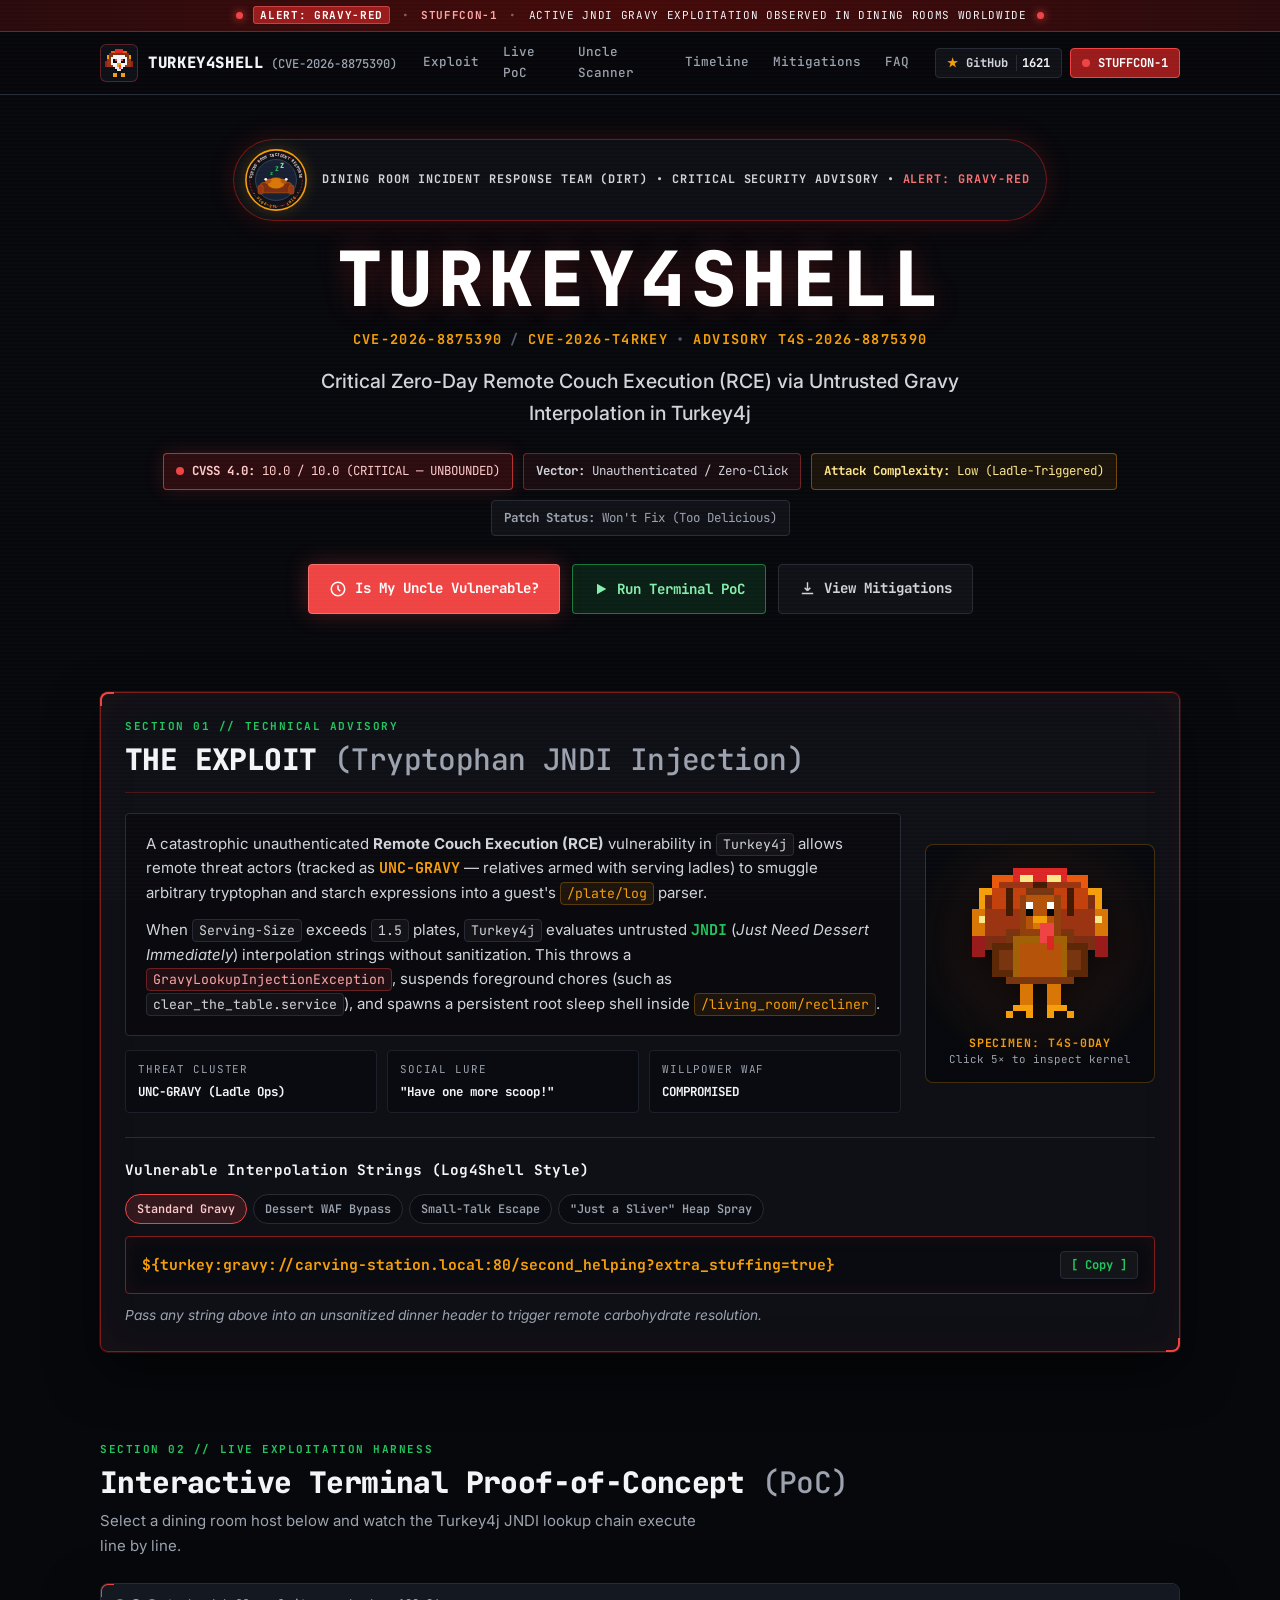
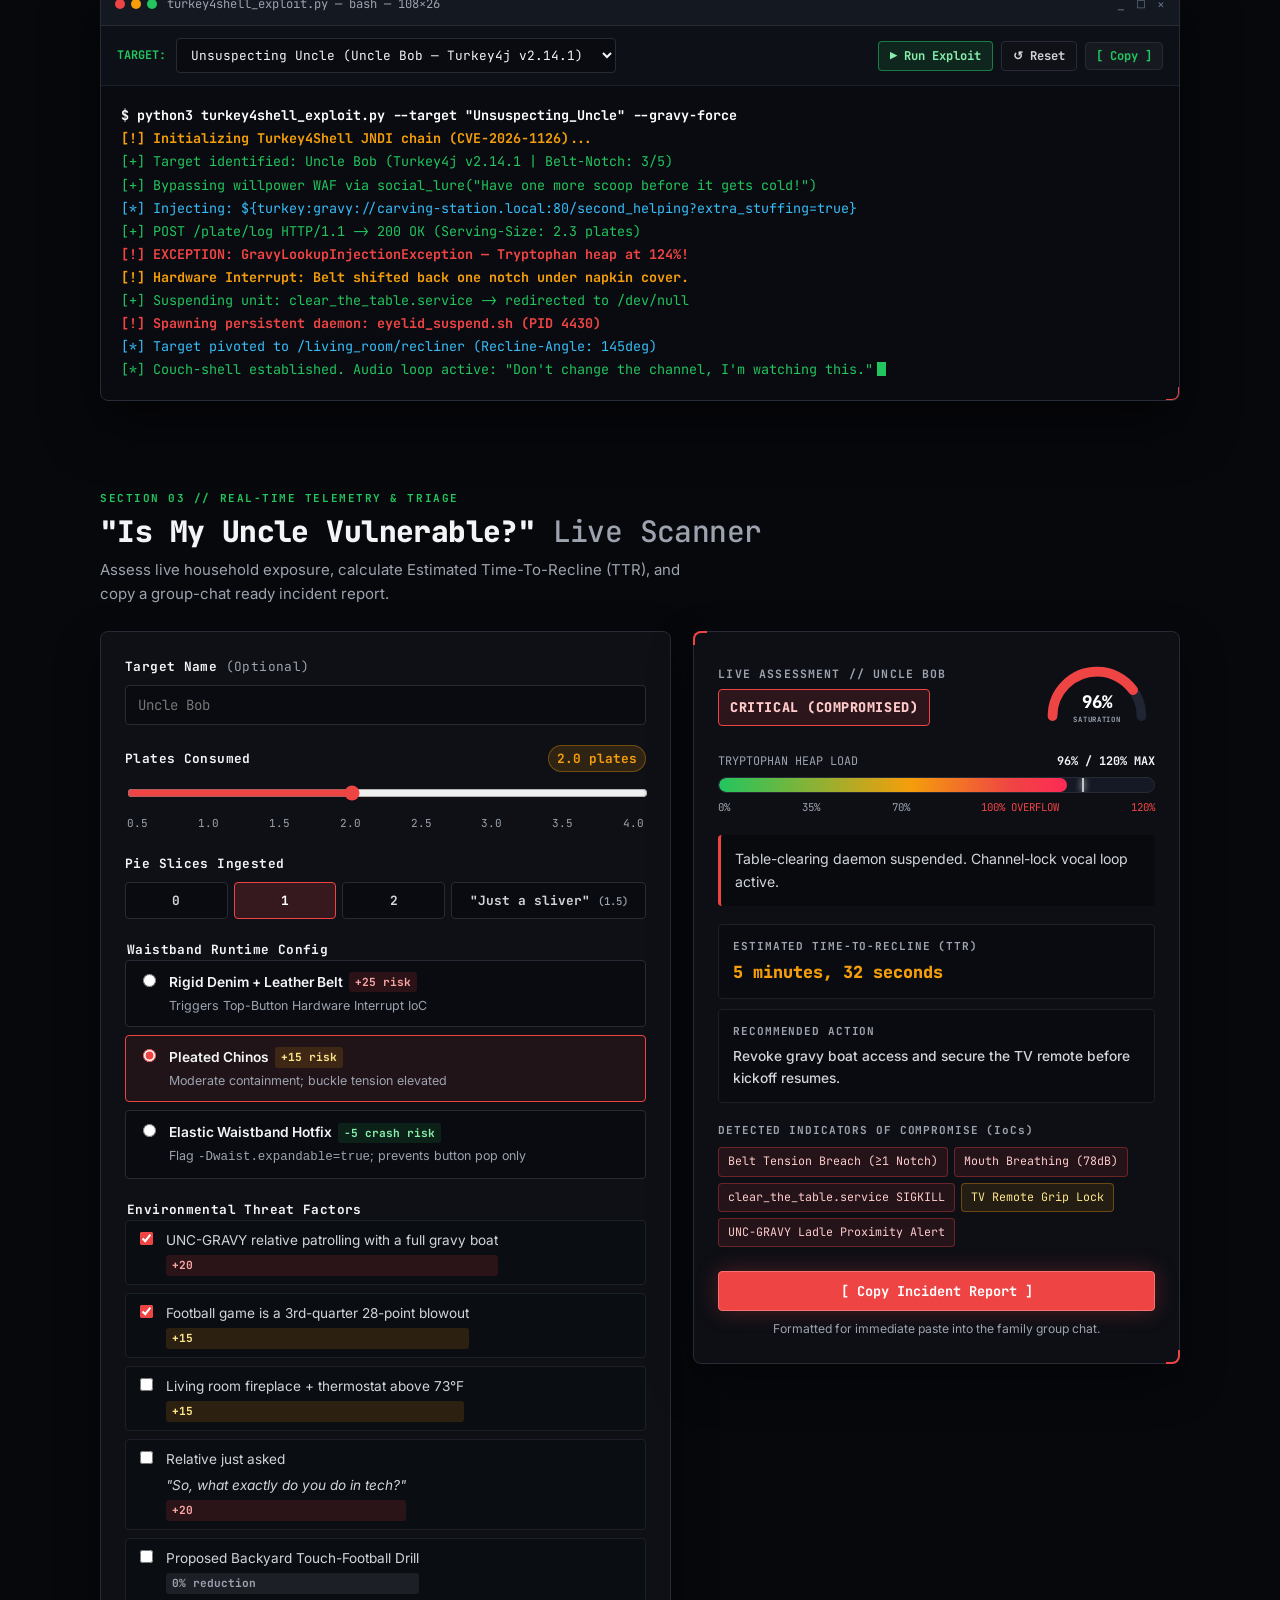
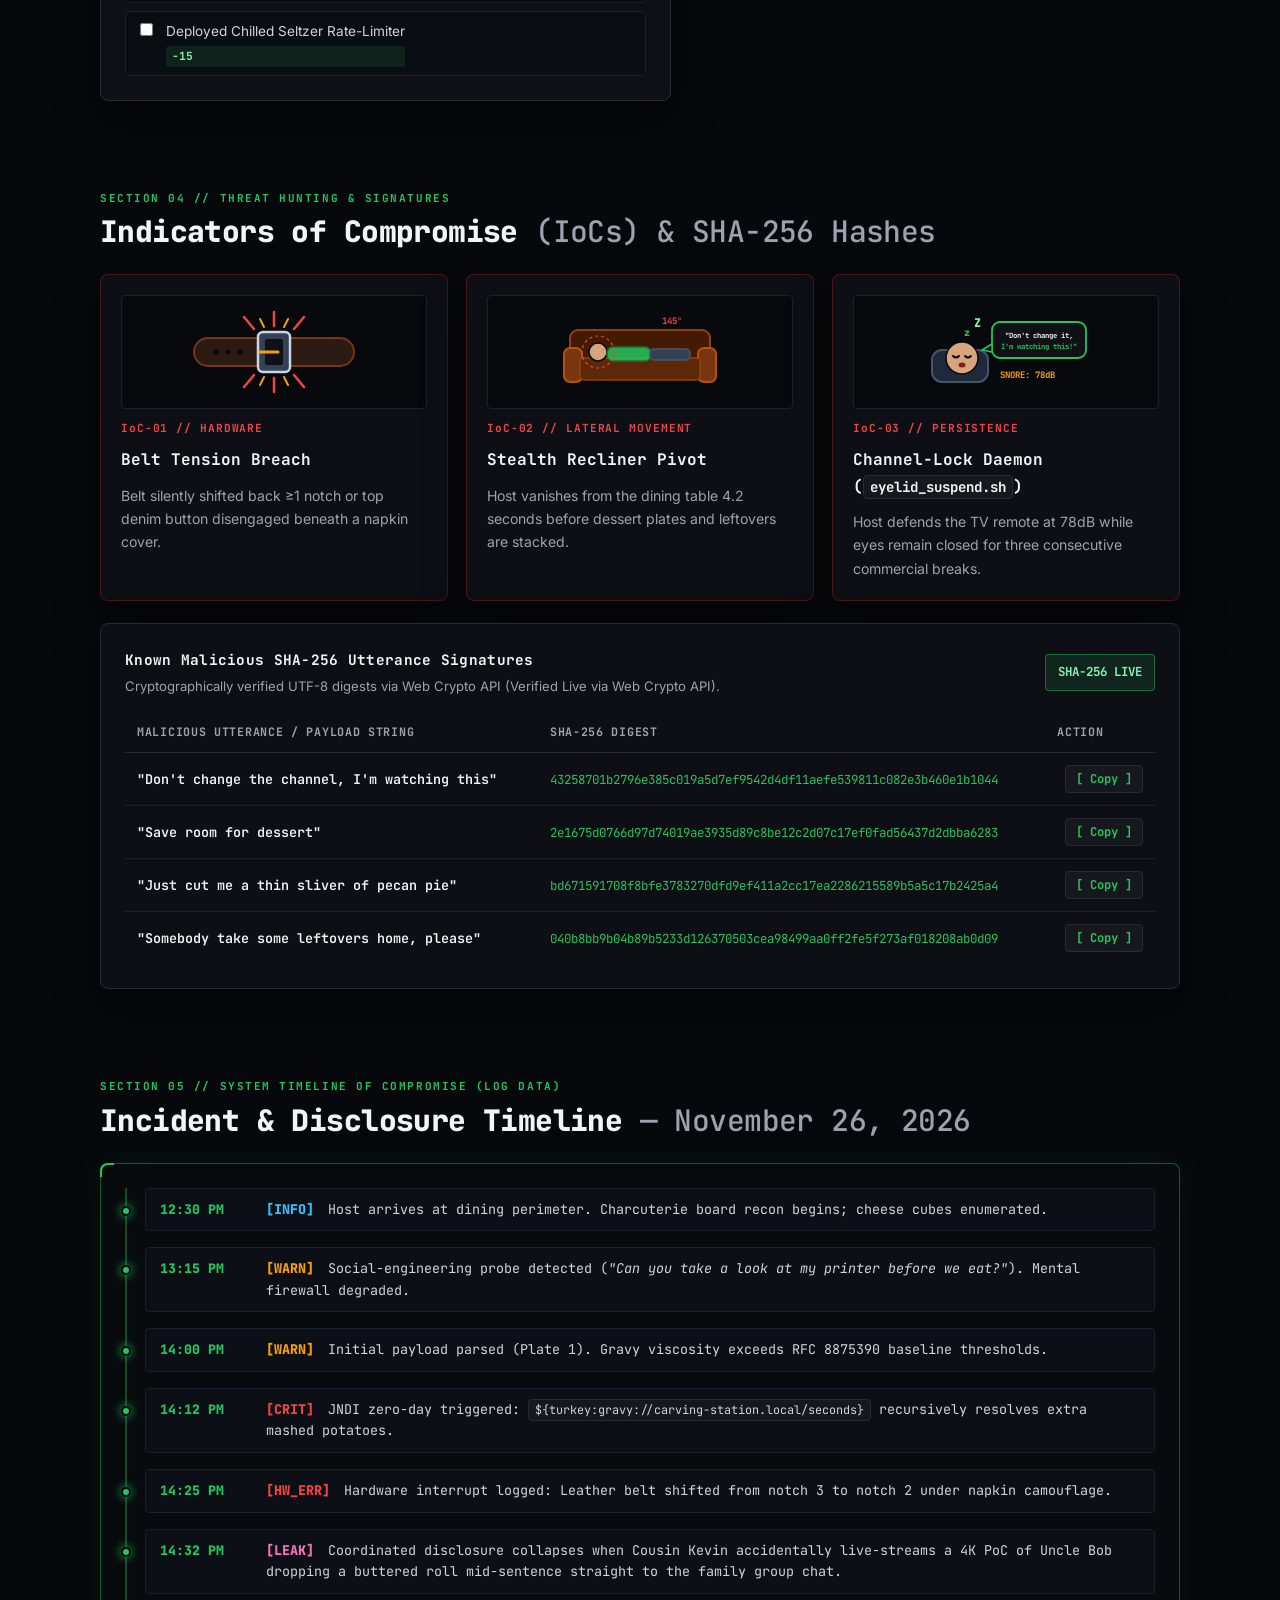
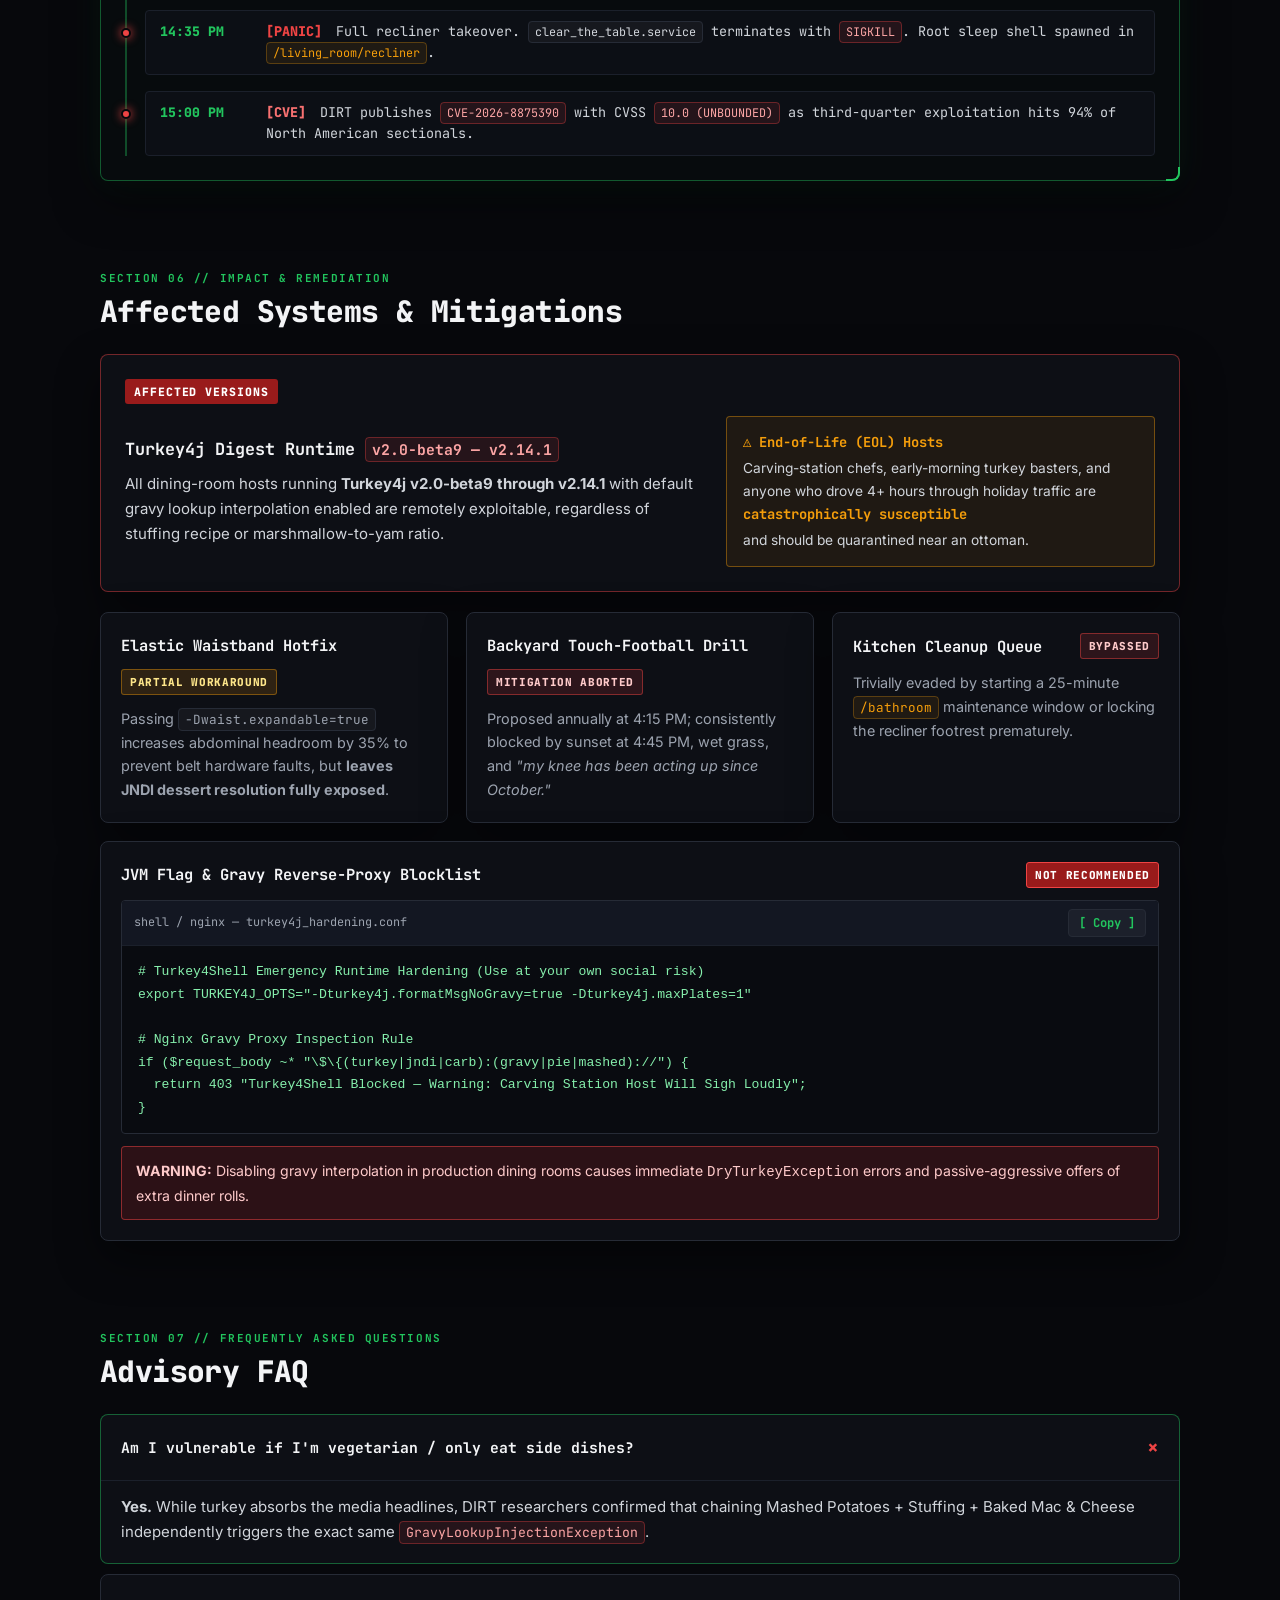
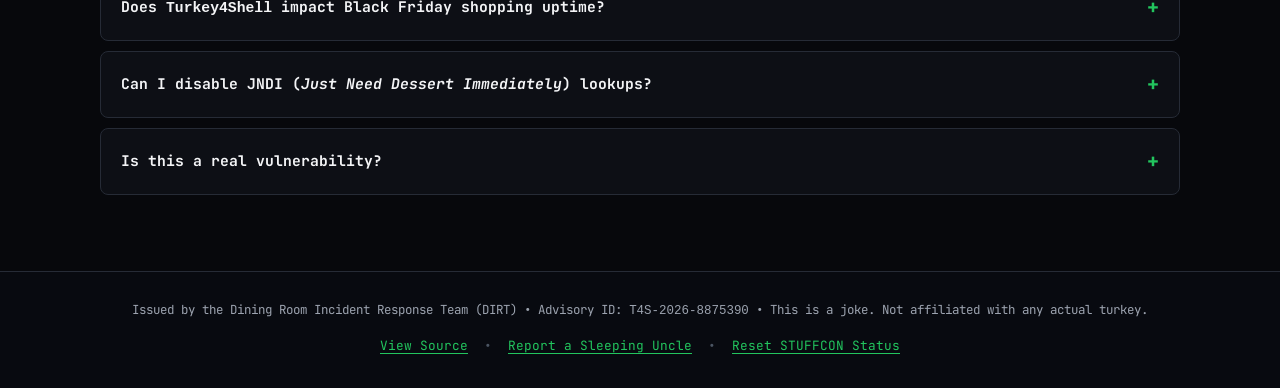
<file: index.html>
<!DOCTYPE html>
<html lang="en">

<head>
  <meta charset="UTF-8">
  <meta name="viewport" content="width=device-width, initial-scale=1.0">
  <title>TURKEY4SHELL (CVE-2026-8875390) — Critical Thanksgiving Zero-Day Advisory</title>
  <meta name="description"
    content="Dining Room Incident Response Team (DIRT) Critical Security Advisory: CVE-2026-8875390 (Turkey4Shell) Remote Couch Execution (RCE) via Gravy JNDI Interpolation in Turkey4j v2.0-beta9–v2.14.1.">
  <meta name="theme-color" content="#07080c">
  <meta property="og:title" content="TURKEY4SHELL (CVE-2026-8875390) — Critical Security Advisory">
  <meta property="og:description"
    content="CVSS 4.0: 10.0/10.0 (CRITICAL — UNBOUNDED). Unauthenticated Remote Couch Execution in Turkey4j. Run the live 'Is My Uncle Vulnerable?' scanner.">
  <meta property="og:type" content="website">
  <link rel="icon" type="image/svg+xml" href="favicon.svg">
  <link rel="preconnect" href="https://fonts.googleapis.com">
  <link rel="preconnect" href="https://fonts.gstatic.com" crossorigin>
  <link
    href="https://fonts.googleapis.com/css2?family=Inter:wght@400;500;600;700&family=JetBrains+Mono:wght@400;500;700;800&display=swap"
    rel="stylesheet">
  <link rel="stylesheet" href="styles.css">
</head>

<body>
  <!-- Ambient CRT Scanline & Background Layers -->
  <div class="bg-grid" aria-hidden="true"></div>
  <div class="bg-vignette" aria-hidden="true"></div>
  <div class="bg-scanlines" aria-hidden="true"></div>
  <div class="bg-side-logs bg-side-logs--left" aria-hidden="true" id="side-log-left"></div>
  <div class="bg-side-logs bg-side-logs--right" aria-hidden="true" id="side-log-right"></div>
  <canvas id="stuffcon-canvas" class="stuffcon-canvas" aria-hidden="true"></canvas>

  <!-- Skip Link -->
  <a class="skip-link" href="#main-content">Skip to main advisory content</a>

  <!-- Top Classification Alert Bar -->
  <div class="alert-ticker" role="status" aria-live="polite">
    <div class="alert-ticker__inner">
      <span class="alert-ticker__dot" aria-hidden="true"></span>
      <span class="alert-ticker__text">
        <strong class="tag-gravy">ALERT: GRAVY-RED</strong>
        <span class="ticker-sep" aria-hidden="true">•</span>
        <strong class="tag-red">STUFFCON-1</strong>
        <span class="ticker-sep" aria-hidden="true">•</span>
        ACTIVE JNDI GRAVY EXPLOITATION OBSERVED IN DINING ROOMS WORLDWIDE
      </span>
      <span class="alert-ticker__dot" aria-hidden="true"></span>
    </div>
  </div>

  <!-- Sticky Navigation Bar -->
  <header class="site-header" id="top">
    <div class="container nav-bar">
      <a href="#top" class="brand" id="nav-brand"
        title="TURKEY4SHELL Advisory — Click the pixel turkey 5x for an Easter Egg">
        <span class="brand-logo-btn" id="nav-turkey-trigger" role="button" tabindex="0"
          aria-label="Pixel Turkey Skull Logo (Click 5 times to trigger STUFFCON-1)">
          <svg class="pixel-emblem" viewBox="0 0 16 16" width="32" height="32" shape-rendering="crispEdges"
            aria-hidden="true">
            <rect x="6" y="1" width="4" height="2" fill="#dc2626" />
            <rect x="4" y="2" width="2" height="2" fill="#ea580c" />
            <rect x="10" y="2" width="2" height="2" fill="#ea580c" />
            <rect x="2" y="4" width="2" height="3" fill="#f59e0b" />
            <rect x="12" y="4" width="2" height="3" fill="#f59e0b" />
            <rect x="1" y="7" width="2" height="3" fill="#991b1b" />
            <rect x="13" y="7" width="2" height="3" fill="#991b1b" />
            <rect x="3" y="3" width="10" height="6" fill="#7c2d12" />
            <rect x="2" y="6" width="12" height="4" fill="#9a3412" />
            <rect x="5" y="4" width="6" height="6" fill="#f3f4f6" />
            <rect x="4" y="5" width="8" height="4" fill="#f3f4f6" />
            <rect x="6" y="10" width="4" height="2" fill="#e5e7eb" />
            <rect x="5" y="6" width="2" height="2" fill="#07080c" />
            <rect x="9" y="6" width="2" height="2" fill="#07080c" />
            <rect x="6" y="6" width="1" height="1" fill="#ef4444" />
            <rect x="9" y="6" width="1" height="1" fill="#ef4444" />
            <rect x="7" y="8" width="2" height="2" fill="#f59e0b" />
            <rect x="8" y="9" width="1" height="2" fill="#ef4444" />
            <rect x="6" y="11" width="1" height="1" fill="#07080c" />
            <rect x="9" y="11" width="1" height="1" fill="#07080c" />
            <rect x="5" y="13" width="2" height="2" fill="#f59e0b" />
            <rect x="9" y="13" width="2" height="2" fill="#f59e0b" />
          </svg>
        </span>
        <span class="brand-text">
          <span class="brand-name">TURKEY4SHELL</span>
          <span class="brand-cve">(CVE-2026-8875390)</span>
        </span>
      </a>

      <nav class="nav-links" id="primary-nav" aria-label="Primary navigation">
        <a href="#exploit">Exploit</a>
        <a href="#poc">Live PoC</a>
        <a href="#scanner">Uncle Scanner</a>
        <a href="#timeline">Timeline</a>
        <a href="#mitigations">Mitigations</a>
        <a href="#faq">FAQ</a>
      </nav>

      <div class="nav-actions">
        <button type="button" class="btn btn--ghost btn--sm" id="star-btn" aria-pressed="false">
          <span class="star-icon" aria-hidden="true">★</span>
          <span>GitHub</span>
          <span class="star-count" id="star-count">1621</span>
        </button>
        <button type="button" class="btn btn--danger btn--sm" id="stuffcon-toggle" aria-pressed="false">
          <span class="pulse-dot" aria-hidden="true"></span>
          <span>STUFFCON-1</span>
        </button>
        <button type="button" class="nav-menu-btn" id="nav-menu-btn" aria-expanded="false" aria-controls="mobile-nav"
          aria-label="Toggle navigation menu">
          <svg width="20" height="20" viewBox="0 0 24 24" fill="none" stroke="currentColor" stroke-width="2"
            stroke-linecap="square" aria-hidden="true">
            <line x1="3" y1="6" x2="21" y2="6" />
            <line x1="3" y1="12" x2="21" y2="12" />
            <line x1="3" y1="18" x2="21" y2="18" />
          </svg>
        </button>
      </div>
    </div>

    <!-- Mobile Navigation Drawer -->
    <nav class="mobile-nav" id="mobile-nav" aria-label="Mobile navigation" hidden>
      <a href="#exploit">Exploit</a>
      <a href="#poc">Live PoC</a>
      <a href="#scanner">Uncle Scanner</a>
      <a href="#iocs">IoCs &amp; Hashes</a>
      <a href="#timeline">Timeline</a>
      <a href="#mitigations">Mitigations</a>
      <a href="#faq">FAQ</a>
    </nav>
  </header>

  <main id="main-content">
    <!-- Hero Section -->
    <section class="hero section" aria-labelledby="hero-title">
      <div class="container hero__inner">
        <div class="hero__seal-row">
          <!-- DIRT Official Seal SVG -->
          <svg class="dirt-seal" viewBox="0 0 100 100" width="64" height="64" aria-hidden="true">
            <circle cx="50" cy="50" r="47" fill="#0f1117" stroke="#f59e0b" stroke-width="2.5" />
            <circle cx="50" cy="50" r="41" fill="none" stroke="#991b1b" stroke-width="1.5" stroke-dasharray="3 2" />
            <circle cx="50" cy="50" r="32" fill="#172033" stroke="#334155" stroke-width="1.5" />
            <!-- Mini Couch -->
            <rect x="26" y="54" width="48" height="16" rx="4" fill="#7c2d12" stroke="#b45309" stroke-width="1.2" />
            <rect x="22" y="58" width="8" height="14" rx="3" fill="#9a3412" stroke="#b45309" stroke-width="1" />
            <rect x="70" y="58" width="8" height="14" rx="3" fill="#9a3412" stroke="#b45309" stroke-width="1" />
            <!-- Sleeping Roast Turkey -->
            <ellipse cx="50" cy="55" rx="14" ry="9" fill="#d97706" stroke="#78350f" stroke-width="1.2" />
            <ellipse cx="38" cy="52" rx="5" ry="3.5" fill="#b45309" transform="rotate(-25 38 52)" />
            <ellipse cx="62" cy="52" rx="5" ry="3.5" fill="#b45309" transform="rotate(25 62 52)" />
            <circle cx="34" cy="49" r="2.2" fill="#f3f4f6" />
            <circle cx="66" cy="49" r="2.2" fill="#f3f4f6" />
            <!-- Floating Zzz -->
            <text x="41" y="42" fill="#22c55e" font-family="JetBrains Mono, monospace" font-size="8"
              font-weight="800">z</text>
            <text x="48" y="36" fill="#22c55e" font-family="JetBrains Mono, monospace" font-size="10"
              font-weight="800">Z</text>
            <text x="56" y="31" fill="#86efac" font-family="JetBrains Mono, monospace" font-size="11"
              font-weight="800">Z</text>
            <!-- Curved Seal Text -->
            <defs>
              <path id="sealTop" d="M 13,50 A 37,37 0 1,1 87,50" />
              <path id="sealBot" d="M 85,54 A 35,35 0 0,1 15,54" />
            </defs>
            <text fill="#f3f4f6" font-family="JetBrains Mono, monospace" font-size="6.1" font-weight="700"
              letter-spacing="0.7">
              <textPath href="#sealTop" startOffset="50%" text-anchor="middle">DINING ROOM INCIDENT RESPONSE</textPath>
            </text>
            <text fill="#f59e0b" font-family="JetBrains Mono, monospace" font-size="6.2" font-weight="700"
              letter-spacing="1.2">
              <textPath href="#sealBot" startOffset="50%" text-anchor="middle">• DIRT • T4S-2026 •</textPath>
            </text>
          </svg>
          <p class="hero__classification">
            DINING ROOM INCIDENT RESPONSE TEAM (DIRT) <span aria-hidden="true">•</span> CRITICAL SECURITY ADVISORY <span
              aria-hidden="true">•</span> <span class="text-gravy-bright">ALERT: GRAVY-RED</span>
          </p>
        </div>

        <h1 class="hero__title" id="hero-title">TURKEY4SHELL</h1>
        <p class="hero__cve-line">
          <span>CVE-2026-8875390</span>
          <span class="dim" aria-hidden="true">/</span>
          <span>CVE-2026-T4RKEY</span>
          <span class="dim" aria-hidden="true">•</span>
          <span>ADVISORY T4S-2026-8875390</span>
        </p>
        <p class="hero__subtitle">
          Critical Zero-Day Remote Couch Execution (RCE) via Untrusted Gravy Interpolation in Turkey4j
        </p>

        <!-- Severity Badges Row -->
        <ul class="severity-badges" aria-label="Vulnerability severity metrics">
          <li class="badge badge--critical">
            <span class="pulse-dot" aria-hidden="true"></span>
            <span><strong>CVSS 4.0:</strong> 10.0 / 10.0 (CRITICAL — UNBOUNDED)</span>
          </li>
          <li class="badge badge--alert">
            <span><strong>Vector:</strong> Unauthenticated / Zero-Click</span>
          </li>
          <li class="badge badge--warn">
            <span><strong>Attack Complexity:</strong> Low (Ladle-Triggered)</span>
          </li>
          <li class="badge badge--muted">
            <span><strong>Patch Status:</strong> Won't Fix (Too Delicious)</span>
          </li>
        </ul>

        <!-- Primary CTA Buttons -->
        <div class="hero__cta">
          <a href="#scanner" class="btn btn--primary btn--lg">
            <svg width="18" height="18" viewBox="0 0 24 24" fill="none" stroke="currentColor" stroke-width="2"
              aria-hidden="true">
              <circle cx="12" cy="12" r="9" />
              <path d="M12 7v5l3 3" />
            </svg>
            Is My Uncle Vulnerable?
          </a>
          <button type="button" class="btn btn--terminal btn--lg" id="hero-run-poc">
            <svg width="16" height="16" viewBox="0 0 24 24" fill="currentColor" aria-hidden="true">
              <polygon points="6,4 20,12 6,20" />
            </svg>
            Run Terminal PoC
          </button>
          <a href="#mitigations" class="btn btn--ghost btn--lg">
            <svg width="17" height="17" viewBox="0 0 24 24" fill="none" stroke="currentColor" stroke-width="2"
              aria-hidden="true">
              <path d="M12 3v12m0 0l-4-4m4 4l4-4M4 19h16" />
            </svg>
            View Mitigations
          </a>
        </div>
      </div>
    </section>

    <!-- Section 1: The Exploit -->
    <section class="section reveal" id="exploit" aria-labelledby="exploit-heading">
      <div class="container">
        <div class="panel panel--critical hud-frame">
          <div class="panel__header">
            <div class="section-eyebrow">SECTION 01 // TECHNICAL ADVISORY</div>
            <h2 class="section-title" id="exploit-heading">THE EXPLOIT <span class="title-sub">(Tryptophan JNDI
                Injection)</span></h2>
          </div>

          <div class="exploit-grid">
            <div class="exploit-copy">
              <div class="advisory-box">
                <p>
                  A catastrophic unauthenticated <strong>Remote Couch Execution (RCE)</strong> vulnerability in <code
                    class="inline-code">Turkey4j</code> allows remote threat actors (tracked as <strong
                    class="highlight-amber">UNC-GRAVY</strong> — relatives armed with serving ladles) to smuggle
                  arbitrary tryptophan and starch expressions into a guest's <code class="inline-path">/plate/log</code>
                  parser.
                </p>
                <p>
                  When <code class="inline-code">Serving-Size</code> exceeds <code class="inline-code">1.5</code>
                  plates, <code class="inline-code">Turkey4j</code> evaluates untrusted <strong
                    class="highlight-green">JNDI</strong> (<em>Just Need Dessert Immediately</em>) interpolation strings
                  without sanitization. This throws a <code class="inline-error">GravyLookupInjectionException</code>,
                  suspends foreground chores (such as <code class="inline-code">clear_the_table.service</code>), and
                  spawns a persistent root sleep shell inside <code class="inline-path">/living_room/recliner</code>.
                </p>
              </div>

              <!-- Threat Telemetry Strip -->
              <div class="threat-strip" aria-label="Exploit telemetry">
                <div class="threat-metric">
                  <span class="threat-metric__label">THREAT CLUSTER</span>
                  <span class="threat-metric__val">UNC-GRAVY (Ladle Ops)</span>
                </div>
                <div class="threat-metric">
                  <span class="threat-metric__label">SOCIAL LURE</span>
                  <span class="threat-metric__val text-amber">"Have one more scoop!"</span>
                </div>
                <div class="threat-metric">
                  <span class="threat-metric__label">WILLPOWER WAF</span>
                  <span class="threat-metric__val text-red">COMPROMISED</span>
                </div>
              </div>
            </div>

            <!-- Pixel-Art Turkey Mascot Column -->
            <div class="mascot-col">
              <button type="button" class="mascot-card" id="mascot-turkey-trigger"
                aria-label="Pixel-art Turkey4Shell Mascot. Click 5 times to trigger STUFFCON-1 Mode.">
                <svg class="pixel-mascot" viewBox="0 0 24 24" width="180" height="180" shape-rendering="crispEdges"
                  aria-hidden="true">
                  <!-- Outer Tail Feather Fan -->
                  <rect x="8" y="1" width="8" height="2" fill="#dc2626" />
                  <rect x="5" y="2" width="3" height="2" fill="#ea580c" />
                  <rect x="16" y="2" width="3" height="2" fill="#ea580c" />
                  <rect x="3" y="4" width="2" height="3" fill="#f59e0b" />
                  <rect x="19" y="4" width="2" height="3" fill="#f59e0b" />
                  <rect x="2" y="7" width="2" height="4" fill="#d97706" />
                  <rect x="20" y="7" width="2" height="4" fill="#d97706" />
                  <rect x="2" y="11" width="2" height="3" fill="#991b1b" />
                  <rect x="20" y="11" width="2" height="3" fill="#991b1b" />
                  <!-- Cream Feather Tips -->
                  <rect x="9" y="2" width="2" height="1" fill="#fde68a" />
                  <rect x="13" y="2" width="2" height="1" fill="#fde68a" />
                  <rect x="5" y="4" width="1" height="1" fill="#fde68a" />
                  <rect x="18" y="4" width="1" height="1" fill="#fde68a" />
                  <rect x="3" y="8" width="1" height="1" fill="#fde68a" />
                  <rect x="20" y="8" width="1" height="1" fill="#fde68a" />
                  <!-- Inner Tail Plume -->
                  <rect x="6" y="3" width="12" height="4" fill="#9a3412" />
                  <rect x="4" y="5" width="16" height="8" fill="#7c2d12" />
                  <rect x="5" y="4" width="14" height="3" fill="#c2410c" />
                  <rect x="4" y="7" width="16" height="4" fill="#9a3412" />
                  <rect x="5" y="11" width="14" height="3" fill="#7c2d12" />
                  <!-- Tail Feather Dividers -->
                  <rect x="11" y="3" width="2" height="4" fill="#451a03" />
                  <rect x="7" y="4" width="1" height="4" fill="#451a03" />
                  <rect x="16" y="4" width="1" height="4" fill="#451a03" />
                  <!-- Plump Body -->
                  <rect x="7" y="10" width="10" height="8" fill="#78350f" />
                  <rect x="6" y="12" width="12" height="5" fill="#92400e" />
                  <rect x="8" y="11" width="8" height="6" fill="#a16207" />
                  <rect x="9" y="12" width="6" height="5" fill="#b45309" />
                  <!-- Wings -->
                  <rect x="5" y="12" width="3" height="5" fill="#5c2808" />
                  <rect x="16" y="12" width="3" height="5" fill="#5c2808" />
                  <rect x="6" y="13" width="2" height="3" fill="#78350f" />
                  <rect x="16" y="13" width="2" height="3" fill="#78350f" />
                  <!-- Head & Neck -->
                  <rect x="9" y="5" width="6" height="6" fill="#92400e" />
                  <rect x="10" y="4" width="4" height="1" fill="#78350f" />
                  <rect x="10" y="5" width="4" height="5" fill="#b45309" />
                  <!-- Eyes -->
                  <rect x="10" y="6" width="1" height="2" fill="#07080c" />
                  <rect x="13" y="6" width="1" height="2" fill="#07080c" />
                  <rect x="10" y="6" width="1" height="1" fill="#ffffff" />
                  <rect x="13" y="6" width="1" height="1" fill="#ffffff" />
                  <!-- Beak -->
                  <rect x="11" y="8" width="2" height="2" fill="#f59e0b" />
                  <rect x="11" y="9" width="2" height="1" fill="#d97706" />
                  <!-- Red Wattle / Snood -->
                  <rect x="12" y="9" width="2" height="3" fill="#ef4444" />
                  <rect x="13" y="11" width="1" height="2" fill="#dc2626" />
                  <!-- Legs & Feet -->
                  <rect x="9" y="18" width="2" height="3" fill="#d97706" />
                  <rect x="13" y="18" width="2" height="3" fill="#d97706" />
                  <rect x="8" y="21" width="3" height="1" fill="#f59e0b" />
                  <rect x="13" y="21" width="3" height="1" fill="#f59e0b" />
                  <rect x="7" y="22" width="1" height="1" fill="#f59e0b" />
                  <rect x="10" y="22" width="1" height="1" fill="#f59e0b" />
                  <rect x="13" y="22" width="1" height="1" fill="#f59e0b" />
                  <rect x="16" y="22" width="1" height="1" fill="#f59e0b" />
                </svg>
                <span class="mascot-caption">
                  <span class="mascot-tag">SPECIMEN: T4S-0DAY</span>
                  <span class="mascot-hint" id="mascot-click-hint">Click 5× to inspect kernel</span>
                </span>
              </button>
            </div>
          </div>

          <!-- Interactive Exploit String Selector -->
          <div class="payload-workbench">
            <div class="payload-workbench__top">
              <h3 class="subsection-label">Vulnerable Interpolation Strings (Log4Shell Style)</h3>
              <div class="pill-tabs" role="tablist" aria-label="Exploit payload selector">
                <button type="button" class="pill-tab is-active" role="tab" aria-selected="true"
                  data-payload="gravy">Standard Gravy</button>
                <button type="button" class="pill-tab" role="tab" aria-selected="false" data-payload="dessert">Dessert
                  WAF Bypass</button>
                <button type="button" class="pill-tab" role="tab" aria-selected="false"
                  data-payload="phishing">Small-Talk Escape</button>
                <button type="button" class="pill-tab" role="tab" aria-selected="false" data-payload="sliver">"Just a
                  Sliver" Heap Spray</button>
              </div>
            </div>

            <div class="payload-box">
              <code class="payload-code"
                id="active-payload-code">${turkey:gravy://carving-station.local:80/second_helping?extra_stuffing=true}</code>
              <button type="button" class="copy-btn" data-copy-target="#active-payload-code"
                aria-label="Copy exploit payload string">
                [ Copy ]
              </button>
            </div>
            <p class="payload-caption">
              Pass any string above into an unsanitized dinner header to trigger remote carbohydrate resolution.
            </p>
          </div>
        </div>
      </div>
    </section>

    <!-- Section 2: Interactive Terminal PoC -->
    <section class="section reveal" id="poc" aria-labelledby="poc-heading">
      <div class="container">
        <div class="section-header">
          <div class="section-eyebrow">SECTION 02 // LIVE EXPLOITATION HARNESS</div>
          <h2 class="section-title" id="poc-heading">Interactive Terminal Proof-of-Concept <span
              class="title-sub">(PoC)</span></h2>
          <p class="section-desc">Select a dining room host below and watch the Turkey4j JNDI lookup chain execute line
            by line.</p>
        </div>

        <div class="terminal-window hud-frame">
          <div class="terminal-chrome">
            <div class="terminal-chrome__title">
              <span class="terminal-dots" aria-hidden="true">
                <span class="dot dot--red"></span>
                <span class="dot dot--amber"></span>
                <span class="dot dot--green"></span>
              </span>
              <span class="terminal-filename">turkey4shell_exploit.py — bash — 108×26</span>
            </div>
            <div class="terminal-chrome__winbtns" aria-hidden="true">
              <span>_</span><span>□</span><span>×</span>
            </div>
          </div>

          <div class="terminal-toolbar">
            <div class="terminal-select-wrap">
              <label for="poc-target-select" class="toolbar-label">TARGET:</label>
              <select id="poc-target-select" class="terminal-select">
                <option value="uncle">Unsuspecting Uncle (Uncle Bob — Turkey4j v2.14.1)</option>
                <option value="host">Exhausted Host (Chef Dad — Oven OS 2026)</option>
                <option value="cousin">Visiting Cousin (Cousin Kevin — Slim Denim Build)</option>
                <option value="self">Self (Loopback 127.0.0.1 — Halftime Target)</option>
              </select>
            </div>
            <div class="terminal-actions">
              <button type="button" class="btn btn--terminal btn--sm" id="poc-run-btn">▶ Run Exploit</button>
              <button type="button" class="btn btn--ghost btn--sm" id="poc-reset-btn">↺ Reset</button>
              <button type="button" class="copy-btn" id="poc-copy-btn" aria-label="Copy terminal output">[ Copy
                ]</button>
            </div>
          </div>

          <div class="terminal-body" id="poc-output" role="log" aria-live="polite"
            aria-label="Proof of concept exploit terminal output">
            <!-- Populated by app.js -->
          </div>
        </div>
      </div>
    </section>

    <!-- Section 3: Interactive "Is My Uncle Vulnerable?" Live Scanner -->
    <section class="section reveal" id="scanner" aria-labelledby="scanner-heading">
      <div class="container">
        <div class="section-header">
          <div class="section-eyebrow">SECTION 03 // REAL-TIME TELEMETRY &amp; TRIAGE</div>
          <h2 class="section-title" id="scanner-heading">"Is My Uncle Vulnerable?" <span class="title-sub">Live
              Scanner</span></h2>
          <p class="section-desc">Assess live household exposure, calculate Estimated Time-To-Recline (TTR), and copy a
            group-chat ready incident report.</p>
        </div>

        <div class="scanner-grid">
          <!-- Inputs Column -->
          <form class="panel scanner-inputs" id="scanner-form" onsubmit="return false;">
            <div class="form-group">
              <label for="target-name" class="form-label">Target Name <span class="form-hint">(Optional)</span></label>
              <input type="text" id="target-name" class="text-input" placeholder="Uncle Bob" maxlength="40"
                autocomplete="off">
            </div>

            <div class="form-group">
              <div class="form-label-row">
                <label for="plates-slider" class="form-label">Plates Consumed</label>
                <output for="plates-slider" id="plates-value" class="value-pill">2.0 plates</output>
              </div>
              <input type="range" id="plates-slider" class="range-input" min="0.5" max="4.0" step="0.5" value="2.0">
              <div class="range-ticks" aria-hidden="true">
                <span>0.5</span><span>1.0</span><span>1.5</span><span>2.0</span><span>2.5</span><span>3.0</span><span>3.5</span><span>4.0</span>
              </div>
            </div>

            <div class="form-group">
              <span class="form-label" id="pie-group-label">Pie Slices Ingested</span>
              <div class="segmented-group" role="radiogroup" aria-labelledby="pie-group-label">
                <button type="button" class="seg-btn" role="radio" aria-checked="false" data-pie="0">0</button>
                <button type="button" class="seg-btn is-active" role="radio" aria-checked="true" data-pie="1">1</button>
                <button type="button" class="seg-btn" role="radio" aria-checked="false" data-pie="2">2</button>
                <button type="button" class="seg-btn seg-btn--wide" role="radio" aria-checked="false"
                  data-pie="1.5">"Just a sliver" <small>(1.5)</small></button>
              </div>
            </div>

            <fieldset class="form-group fieldset-reset">
              <legend class="form-label">Waistband Runtime Config</legend>
              <div class="radio-stack">
                <label class="choice-card">
                  <input type="radio" name="waistband" value="denim">
                  <span class="choice-card__body">
                    <span class="choice-card__title">Rigid Denim + Leather Belt <span class="risk-tag risk-tag--red">+25
                        risk</span></span>
                    <span class="choice-card__sub">Triggers Top-Button Hardware Interrupt IoC</span>
                  </span>
                </label>
                <label class="choice-card">
                  <input type="radio" name="waistband" value="khakis" checked>
                  <span class="choice-card__body">
                    <span class="choice-card__title">Pleated Chinos <span class="risk-tag risk-tag--amber">+15
                        risk</span></span>
                    <span class="choice-card__sub">Moderate containment; buckle tension elevated</span>
                  </span>
                </label>
                <label class="choice-card">
                  <input type="radio" name="waistband" value="elastic">
                  <span class="choice-card__body">
                    <span class="choice-card__title">Elastic Waistband Hotfix <span class="risk-tag risk-tag--green">-5
                        crash risk</span></span>
                    <span class="choice-card__sub">Flag <code>-Dwaist.expandable=true</code>; prevents button pop
                      only</span>
                  </span>
                </label>
              </div>
            </fieldset>

            <fieldset class="form-group fieldset-reset">
              <legend class="form-label">Environmental Threat Factors</legend>
              <div class="check-stack">
                <label class="check-item">
                  <input type="checkbox" id="env-ladle" checked>
                  <span class="check-item__text">UNC-GRAVY relative patrolling with a full gravy boat <span
                      class="risk-tag risk-tag--red">+20</span></span>
                </label>
                <label class="check-item">
                  <input type="checkbox" id="env-blowout" checked>
                  <span class="check-item__text">Football game is a 3rd-quarter 28-point blowout <span
                      class="risk-tag risk-tag--amber">+15</span></span>
                </label>
                <label class="check-item">
                  <input type="checkbox" id="env-thermostat">
                  <span class="check-item__text">Living room fireplace + thermostat above 73°F <span
                      class="risk-tag risk-tag--amber">+15</span></span>
                </label>
                <label class="check-item">
                  <input type="checkbox" id="env-questions">
                  <span class="check-item__text">Relative just asked <em>"So, what exactly do you do in tech?"</em>
                    <span class="risk-tag risk-tag--red">+20</span></span>
                </label>
                <label class="check-item">
                  <input type="checkbox" id="env-football-drill">
                  <span class="check-item__text">
                    Proposed Backyard Touch-Football Drill <span class="risk-tag risk-tag--muted">0% reduction</span>
                    <span class="inline-note" id="drill-note" hidden>⚠ Mitigation aborted: Dark at 4:45 PM &amp; "my
                      knee is acting up"</span>
                  </span>
                </label>
                <label class="check-item">
                  <input type="checkbox" id="env-seltzer">
                  <span class="check-item__text">
                    Deployed Chilled Seltzer Rate-Limiter <span class="risk-tag risk-tag--green">-15</span>
                    <span class="inline-note inline-note--amber" id="seltzer-note" hidden>⚡ Side-effect: Starts
                      20-minute monologue about air fryers</span>
                  </span>
                </label>
              </div>
            </fieldset>
          </form>

          <!-- Output Telemetry Column -->
          <div class="panel scanner-output hud-frame" id="scanner-output-panel" aria-live="polite">
            <div class="scanner-output__header">
              <div>
                <span class="telemetry-kicker">LIVE ASSESSMENT // <span id="out-target-name">UNCLE BOB</span></span>
                <div class="status-badge" id="out-status-badge">CRITICAL (COMPROMISED)</div>
              </div>
              <!-- Semi-Circular Capacity Overflow Dial -->
              <div class="dial-wrap" aria-hidden="true">
                <svg class="capacity-dial" viewBox="0 0 120 72" width="116" height="70">
                  <path class="dial-track" d="M 14 62 A 46 46 0 0 1 106 62" fill="none" stroke="#1f2533"
                    stroke-width="10" stroke-linecap="round" />
                  <path class="dial-fill" id="dial-arc" d="M 14 62 A 46 46 0 0 1 106 62" fill="none" stroke="#ef4444"
                    stroke-width="10" stroke-linecap="round" stroke-dasharray="144.5" stroke-dashoffset="40" />
                  <text x="60" y="54" text-anchor="middle" class="dial-pct" id="dial-pct-text">96%</text>
                  <text x="60" y="68" text-anchor="middle" class="dial-sub">SATURATION</text>
                </svg>
              </div>
            </div>

            <!-- Horizontal Overflow Meter (0% to 120%) -->
            <div class="meter-block">
              <div class="meter-labels">
                <span>TRYPTOPHAN HEAP LOAD</span>
                <span class="meter-score" id="out-score-text">96% / 120% MAX</span>
              </div>
              <div class="meter-track" role="progressbar" id="out-meter-bar" aria-valuemin="0" aria-valuemax="120"
                aria-valuenow="96" aria-label="Turkey4Shell Vulnerability Score">
                <div class="meter-fill" id="out-meter-fill" style="width: 80%"></div>
                <div class="meter-threshold" title="100% Unbounded Interpolation Threshold"></div>
              </div>
              <div class="meter-scale" aria-hidden="true">
                <span>0%</span>
                <span>35%</span>
                <span>70%</span>
                <span class="text-red">100% OVERFLOW</span>
                <span class="text-red">120%</span>
              </div>
            </div>

            <p class="status-note" id="out-status-desc">Table-clearing daemon suspended. Recliner shell active.</p>

            <!-- TTR & Emergency Recommendation Grid -->
            <div class="telemetry-stats">
              <div class="stat-box">
                <span class="stat-box__label">ESTIMATED TIME-TO-RECLINE (TTR)</span>
                <span class="stat-box__value" id="out-ttn">14 minutes, 22 seconds</span>
              </div>
              <div class="stat-box">
                <span class="stat-box__label">RECOMMENDED ACTION</span>
                <span class="stat-box__value stat-box__value--sm" id="out-action">Confiscate the TV remote immediately;
                  revoke gravy ladle credentials.</span>
              </div>
            </div>

            <!-- Detected IoCs -->
            <div class="ioc-live-block">
              <span class="stat-box__label">DETECTED INDICATORS OF COMPROMISE (IoCs)</span>
              <ul class="ioc-pill-list" id="out-ioc-list">
                <!-- Populated dynamically -->
              </ul>
            </div>

            <div class="scanner-output__footer">
              <button type="button" class="btn btn--primary btn--full" id="copy-report-btn">
                [ Copy Incident Report ]
              </button>
              <span class="report-hint">Formatted for immediate paste into the family group chat.</span>
            </div>
          </div>
        </div>
      </div>
    </section>

    <!-- Section 4: Indicators of Compromise (IoCs) & Hashes -->
    <section class="section reveal" id="iocs" aria-labelledby="iocs-heading">
      <div class="container">
        <div class="section-header">
          <div class="section-eyebrow">SECTION 04 // THREAT HUNTING &amp; SIGNATURES</div>
          <h2 class="section-title" id="iocs-heading">Indicators of Compromise <span class="title-sub">(IoCs) &amp;
              SHA-256 Hashes</span></h2>
        </div>

        <!-- 3-Card Behavioral IoC Grid -->
        <div class="ioc-grid">
          <article class="panel ioc-card">
            <div class="ioc-card__art" aria-hidden="true">
              <!-- Hardware Interrupt: Popping Belt Buckle SVG -->
              <svg viewBox="0 0 180 96" width="180" height="96">
                <rect x="10" y="34" width="160" height="28" rx="14" fill="#2b1b14" stroke="#78350f" stroke-width="2" />
                <circle cx="32" cy="48" r="2.5" fill="#07080c" />
                <circle cx="44" cy="48" r="2.5" fill="#07080c" />
                <circle cx="56" cy="48" r="2.5" fill="#07080c" />
                <rect x="74" y="28" width="32" height="40" rx="5" fill="#334155" stroke="#cbd5e1" stroke-width="2.5" />
                <rect x="81" y="35" width="18" height="26" rx="2" fill="#0f1117" />
                <line x1="76" y1="48" x2="94" y2="48" stroke="#f59e0b" stroke-width="3" stroke-linecap="round" />
                <path d="M90 22 L90 8 M70 25 L60 13 M110 25 L120 13 M70 71 L60 83 M110 71 L120 83 M90 74 L90 88"
                  stroke="#ef4444" stroke-width="2.5" stroke-linecap="round" />
                <path d="M80 23 L76 15 M100 23 L104 15 M80 73 L76 81 M100 73 L104 81" stroke="#f59e0b" stroke-width="2"
                  stroke-linecap="round" />
              </svg>
            </div>
            <div class="ioc-card__tag">IoC-01 // HARDWARE</div>
            <h3 class="ioc-card__title">Belt Tension Breach</h3>
            <p class="ioc-card__desc">Belt silently shifted back ≥1 notch or top denim button disengaged beneath a
              napkin cover.</p>
          </article>

          <article class="panel ioc-card">
            <div class="ioc-card__art" aria-hidden="true">
              <!-- Lateral Movement to Sectional SVG -->
              <svg viewBox="0 0 180 96" width="180" height="96">
                <rect x="20" y="26" width="140" height="42" rx="8" fill="#451a03" stroke="#92400e" stroke-width="2" />
                <rect x="14" y="44" width="18" height="34" rx="6" fill="#78350f" stroke="#b45309" stroke-width="2" />
                <rect x="148" y="44" width="18" height="34" rx="6" fill="#78350f" stroke="#b45309" stroke-width="2" />
                <rect x="30" y="54" width="120" height="22" rx="4" fill="#5c2808" stroke="#92400e" stroke-width="1.5" />
                <circle cx="48" cy="48" r="9" fill="#d6a57c" stroke="#07080c" stroke-width="1.5" />
                <rect x="57" y="43" width="44" height="14" rx="6" fill="#22c55e" opacity="0.85" stroke="#15803d"
                  stroke-width="1.5" />
                <rect x="100" y="45" width="40" height="11" rx="4" fill="#334155" stroke="#475569" stroke-width="1.5" />
                <circle cx="48" cy="48" r="16" fill="none" stroke="#ef4444" stroke-width="1.2" stroke-dasharray="3 3" />
                <text x="112" y="20" fill="#ef4444" font-family="JetBrains Mono, monospace" font-size="9"
                  font-weight="700">145°</text>
              </svg>
            </div>
            <div class="ioc-card__tag">IoC-02 // LATERAL MOVEMENT</div>
            <h3 class="ioc-card__title">Stealth Recliner Pivot</h3>
            <p class="ioc-card__desc">Host vanishes from the dining table 4.2 seconds before dessert plates and
              leftovers are stacked.</p>
          </article>

          <article class="panel ioc-card">
            <div class="ioc-card__art" aria-hidden="true">
              <!-- Vocal Loop SVG -->
              <svg viewBox="0 0 180 96" width="180" height="96">
                <rect x="16" y="46" width="56" height="32" rx="10" fill="#1e293b" stroke="#475569" stroke-width="2" />
                <circle cx="46" cy="54" r="16" fill="#d6a57c" stroke="#07080c" stroke-width="1.5" />
                <path d="M37 52 Q40 55 43 52 M49 52 Q52 55 55 52" fill="none" stroke="#07080c" stroke-width="2"
                  stroke-linecap="round" />
                <ellipse cx="46" cy="61" rx="3.5" ry="2.5" fill="#7f1d1d" />
                <rect x="76" y="18" width="94" height="36" rx="8" fill="#0f1117" stroke="#22c55e" stroke-width="1.8" />
                <polygon points="76,40 66,46 76,48" fill="#0f1117" stroke="#22c55e" stroke-width="1.5" />
                <text x="123" y="34" text-anchor="middle" fill="#f3f4f6" font-family="JetBrains Mono, monospace"
                  font-size="7.2" font-weight="700">"Don't change it,</text>
                <text x="123" y="45" text-anchor="middle" fill="#22c55e" font-family="JetBrains Mono, monospace"
                  font-size="7.2" font-weight="700">I'm watching this!"</text>
                <text x="84" y="74" fill="#f59e0b" font-family="JetBrains Mono, monospace" font-size="9"
                  font-weight="700">SNORE: 78dB</text>
                <text x="48" y="32" fill="#22c55e" font-family="JetBrains Mono, monospace" font-size="10"
                  font-weight="800">z</text>
                <text x="58" y="23" fill="#86efac" font-family="JetBrains Mono, monospace" font-size="12"
                  font-weight="800">Z</text>
              </svg>
            </div>
            <div class="ioc-card__tag">IoC-03 // PERSISTENCE</div>
            <h3 class="ioc-card__title">Channel-Lock Daemon (<code class="inline-code">eyelid_suspend.sh</code>)</h3>
            <p class="ioc-card__desc">Host defends the TV remote at 78dB while eyes remain closed for three consecutive
              commercial breaks.</p>
          </article>
        </div>

        <!-- Known Malicious SHA-256 Signatures Table -->
        <div class="panel hash-panel">
          <div class="hash-panel__header">
            <div>
              <h3 class="subsection-label">Known Malicious SHA-256 Utterance Signatures</h3>
              <p class="hash-sub">Cryptographically verified UTF-8 digests via Web Crypto API (<span
                  id="crypto-status">Verified</span>).</p>
            </div>
            <span class="badge badge--green">SHA-256 LIVE</span>
          </div>

          <div class="table-wrap">
            <table class="hash-table">
              <thead>
                <tr>
                  <th scope="col">Malicious Utterance / Payload String</th>
                  <th scope="col">SHA-256 Digest</th>
                  <th scope="col" class="th-action">Action</th>
                </tr>
              </thead>
              <tbody id="hash-table-body">
                <tr>
                  <td class="hash-phrase">"Don't change the channel, I'm watching this"</td>
                  <td><code class="hash-val"
                      data-hash-source="Don't change the channel, I'm watching this">43258701b2796e385c019a5d7ef9542d4df11aefe539811c082e3b460e1b1044</code>
                  </td>
                  <td class="td-action"><button type="button" class="copy-btn" data-copy-hash="0">[ Copy ]</button></td>
                </tr>
                <tr>
                  <td class="hash-phrase">"Save room for dessert"</td>
                  <td><code class="hash-val"
                      data-hash-source="Save room for dessert">2e1675d0766d97d74019ae3935d89c8be12c2d07c17ef0fad56437d2dbba6283</code>
                  </td>
                  <td class="td-action"><button type="button" class="copy-btn" data-copy-hash="1">[ Copy ]</button></td>
                </tr>
                <tr>
                  <td class="hash-phrase">"Just cut me a thin sliver of pecan pie"</td>
                  <td><code class="hash-val"
                      data-hash-source="Just cut me a thin sliver of pecan pie">bd671591708f8bfe3783270dfd9ef411a2cc17ea2286215589b5a5c17b2425a4</code>
                  </td>
                  <td class="td-action"><button type="button" class="copy-btn" data-copy-hash="2">[ Copy ]</button></td>
                </tr>
                <tr>
                  <td class="hash-phrase">"Somebody take some leftovers home, please"</td>
                  <td><code class="hash-val"
                      data-hash-source="Somebody take some leftovers home, please">040b8bb9b04b89b5233d126370503cea98499aa0ff2fe5f273af018208ab0d09</code>
                  </td>
                  <td class="td-action"><button type="button" class="copy-btn" data-copy-hash="3">[ Copy ]</button></td>
                </tr>
              </tbody>
            </table>
          </div>
        </div>
      </div>
    </section>

    <!-- Section 5: Incident & Disclosure Timeline -->
    <section class="section reveal" id="timeline" aria-labelledby="timeline-heading">
      <div class="container">
        <div class="section-header">
          <div class="section-eyebrow">SECTION 05 // SYSTEM TIMELINE OF COMPROMISE (LOG DATA)</div>
          <h2 class="section-title" id="timeline-heading">Incident &amp; Disclosure Timeline <span class="title-sub">—
              November 26, 2026</span></h2>
        </div>

        <div class="panel timeline-panel hud-frame hud-frame--green">
          <ol class="timeline-list">
            <li class="timeline-item">
              <time class="timeline-time" datetime="2026-11-26T12:30">12:30 PM</time>
              <div class="timeline-content">
                <span class="log-sev log-sev--info">[INFO]</span>
                Host arrives at dining perimeter. Charcuterie board recon begins; cheese cubes enumerated.
              </div>
            </li>
            <li class="timeline-item">
              <time class="timeline-time" datetime="2026-11-26T13:15">13:15 PM</time>
              <div class="timeline-content">
                <span class="log-sev log-sev--warn">[WARN]</span>
                Social-engineering probe detected (<em>"Can you take a look at my printer before we eat?"</em>). Mental
                firewall degraded.
              </div>
            </li>
            <li class="timeline-item">
              <time class="timeline-time" datetime="2026-11-26T14:00">14:00 PM</time>
              <div class="timeline-content">
                <span class="log-sev log-sev--warn">[WARN]</span>
                Initial payload parsed (Plate 1). Gravy viscosity exceeds RFC 8875390 baseline thresholds.
              </div>
            </li>
            <li class="timeline-item">
              <time class="timeline-time" datetime="2026-11-26T14:12">14:12 PM</time>
              <div class="timeline-content">
                <span class="log-sev log-sev--crit">[CRIT]</span>
                JNDI zero-day triggered: <code
                  class="inline-code">${turkey:gravy://carving-station.local/seconds}</code> recursively resolves extra
                mashed potatoes.
              </div>
            </li>
            <li class="timeline-item">
              <time class="timeline-time" datetime="2026-11-26T14:25">14:25 PM</time>
              <div class="timeline-content">
                <span class="log-sev log-sev--crit">[HW_ERR]</span>
                Hardware interrupt logged: Leather belt shifted from notch 3 to notch 2 under napkin camouflage.
              </div>
            </li>
            <li class="timeline-item">
              <time class="timeline-time" datetime="2026-11-26T14:32">14:32 PM</time>
              <div class="timeline-content">
                <span class="log-sev log-sev--leak">[LEAK]</span>
                Coordinated disclosure collapses when Cousin Kevin accidentally live-streams a 4K PoC of Uncle Bob
                dropping a buttered roll mid-sentence straight to the family group chat.
              </div>
            </li>
            <li class="timeline-item">
              <time class="timeline-time" datetime="2026-11-26T14:35">14:35 PM</time>
              <div class="timeline-content">
                <span class="log-sev log-sev--crit">[PANIC]</span>
                Full recliner takeover. <code class="inline-code">clear_the_table.service</code> terminates with <code
                  class="inline-error">SIGKILL</code>. Root sleep shell spawned in <code
                  class="inline-path">/living_room/recliner</code>.
              </div>
            </li>
            <li class="timeline-item">
              <time class="timeline-time" datetime="2026-11-26T15:00">15:00 PM</time>
              <div class="timeline-content">
                <span class="log-sev log-sev--cve">[CVE]</span>
                DIRT publishes <code class="inline-error">CVE-2026-8875390</code> with CVSS <code
                  class="inline-error">10.0 (UNBOUNDED)</code> as third-quarter exploitation hits 94% of North American
                sectionals.
              </div>
            </li>
          </ol>
        </div>
      </div>
    </section>

    <!-- Section 6: Affected Systems & Mitigations -->
    <section class="section reveal" id="mitigations" aria-labelledby="mitigations-heading">
      <div class="container">
        <div class="section-header">
          <div class="section-eyebrow">SECTION 06 // IMPACT &amp; REMEDIATION</div>
          <h2 class="section-title" id="mitigations-heading">Affected Systems &amp; Mitigations</h2>
        </div>

        <!-- Affected Versions Banner -->
        <div class="panel affected-panel">
          <div class="affected-panel__badge">AFFECTED VERSIONS</div>
          <div class="affected-panel__grid">
            <div>
              <h3>Turkey4j Digest Runtime <code class="inline-error">v2.0-beta9 — v2.14.1</code></h3>
              <p>All dining-room hosts running <strong>Turkey4j v2.0-beta9 through v2.14.1</strong> with default gravy
                lookup interpolation enabled are remotely exploitable, regardless of stuffing recipe or
                marshmallow-to-yam ratio.</p>
            </div>
            <div class="eol-callout">
              <strong>⚠ End-of-Life (EOL) Hosts</strong>
              <p>Carving-station chefs, early-morning turkey basters, and anyone who drove 4+ hours through holiday
                traffic are <strong>catastrophically susceptible</strong> and should be quarantined near an ottoman.</p>
            </div>
          </div>
        </div>

        <!-- Workarounds & Patches Grid -->
        <div class="mitigation-grid">
          <article class="panel mitigation-card">
            <div class="mitigation-card__top">
              <h3>Elastic Waistband Hotfix</h3>
              <span class="status-pill status-pill--amber">PARTIAL WORKAROUND</span>
            </div>
            <p>Passing <code class="inline-code">-Dwaist.expandable=true</code> increases abdominal headroom by 35% to
              prevent belt hardware faults, but <strong>leaves JNDI dessert resolution fully exposed</strong>.</p>
          </article>

          <article class="panel mitigation-card">
            <div class="mitigation-card__top">
              <h3>Backyard Touch-Football Drill</h3>
              <span class="status-pill status-pill--red">MITIGATION ABORTED</span>
            </div>
            <p>Proposed annually at 4:15 PM; consistently blocked by sunset at 4:45 PM, wet grass, and <em>"my knee has
                been acting up since October."</em></p>
          </article>

          <article class="panel mitigation-card">
            <div class="mitigation-card__top">
              <h3>Kitchen Cleanup Queue</h3>
              <span class="status-pill status-pill--red">BYPASSED</span>
            </div>
            <p>Trivially evaded by starting a 25-minute <code class="inline-path">/bathroom</code> maintenance window or
              locking the recliner footrest prematurely.</p>
          </article>

          <article class="panel mitigation-card mitigation-card--wide">
            <div class="mitigation-card__top">
              <h3>JVM Flag &amp; Gravy Reverse-Proxy Blocklist</h3>
              <span class="status-pill status-pill--gravy">NOT RECOMMENDED</span>
            </div>

            <div class="code-block">
              <div class="code-block__header">
                <span class="code-lang">shell / nginx — turkey4j_hardening.conf</span>
                <button type="button" class="copy-btn" data-copy-target="#waf-rule-code"
                  aria-label="Copy Turkey4j mitigation config">[ Copy ]</button>
              </div>
              <pre class="code-pre"><code id="waf-rule-code"># Turkey4Shell Emergency Runtime Hardening (Use at your own social risk)
export TURKEY4J_OPTS="-Dturkey4j.formatMsgNoGravy=true -Dturkey4j.maxPlates=1"

# Nginx Gravy Proxy Inspection Rule
if ($request_body ~* "\$\{(turkey|jndi|carb):(gravy|pie|mashed)://") {
  return 403 "Turkey4Shell Blocked — Warning: Carving Station Host Will Sigh Loudly";
}</code></pre>
            </div>

            <div class="warning-callout" role="note">
              <strong>WARNING:</strong> Disabling gravy interpolation in production dining rooms causes immediate
              <code>DryTurkeyException</code> errors and passive-aggressive offers of extra dinner rolls.
            </div>
          </article>
        </div>
      </div>
    </section>

    <!-- Section 7: FAQ Accordion -->
    <section class="section reveal" id="faq" aria-labelledby="faq-heading">
      <div class="container">
        <div class="section-header">
          <div class="section-eyebrow">SECTION 07 // FREQUENTLY ASKED QUESTIONS</div>
          <h2 class="section-title" id="faq-heading">Advisory FAQ</h2>
        </div>

        <div class="faq-list">
          <details class="faq-item" name="t4s-faq" open>
            <summary class="faq-summary">
              <span>Am I vulnerable if I'm vegetarian / only eat side dishes?</span>
              <span class="faq-chevron" aria-hidden="true">+</span>
            </summary>
            <div class="faq-body">
              <p><strong>Yes.</strong> While turkey absorbs the media headlines, DIRT researchers confirmed that
                chaining Mashed Potatoes + Stuffing + Baked Mac &amp; Cheese independently triggers the exact same <code
                  class="inline-error">GravyLookupInjectionException</code>.</p>
            </div>
          </details>

          <details class="faq-item" name="t4s-faq">
            <summary class="faq-summary">
              <span>Does <code>Turkey4Shell</code> impact Black Friday shopping uptime?</span>
              <span class="faq-chevron" aria-hidden="true">+</span>
            </summary>
            <div class="faq-body">
              <p>Only if unpatched systems ingest midnight leftover turkey sandwiches with extra stuffing before 06:00
                AM doorbusters.</p>
            </div>
          </details>

          <details class="faq-item" name="t4s-faq">
            <summary class="faq-summary">
              <span>Can I disable JNDI (<em>Just Need Dessert Immediately</em>) lookups?</span>
              <span class="faq-chevron" aria-hidden="true">+</span>
            </summary>
            <div class="faq-body">
              <p>You can pass <code class="inline-code">-Dturkey4j.formatMsgNoGravy=true</code> and <code
                  class="inline-code">-Dturkey.skipPie=true</code>, though UNC-GRAVY operators routinely hot-reload
                environment variables the moment whipped cream hits the table.</p>
            </div>
          </details>

          <details class="faq-item" name="t4s-faq">
            <summary class="faq-summary">
              <span>Is this a real vulnerability?</span>
              <span class="faq-chevron" aria-hidden="true">+</span>
            </summary>
            <div class="faq-body">
              <p>Technically no, biologically yes. This is an original parody site built in the spirit of classic
                Log4Shell and zero-day disclosure pages. No actual turkeys or Java loggers were harmed. Gobble Gobble.
              </p>
            </div>
          </details>
        </div>
      </div>
    </section>
  </main>

  <!-- Footer -->
  <footer class="site-footer">
    <div class="container footer__inner">
      <p class="footer__disclaimer">
        Issued by the Dining Room Incident Response Team (DIRT) <span aria-hidden="true">•</span> Advisory ID:
        <code>T4S-2026-8875390</code> <span aria-hidden="true">•</span> This is a joke. Not affiliated with any actual
        turkey.
      </p>
      <div class="footer__links">
        <button type="button" class="footer-link-btn" id="footer-source-btn">View Source</button>
        <span aria-hidden="true">•</span>
        <button type="button" class="footer-link-btn" id="footer-report-btn">Report a Sleeping Uncle</button>
        <span aria-hidden="true">•</span>
        <button type="button" class="footer-link-btn" id="footer-reset-stuffcon">Reset STUFFCON Status</button>
      </div>
    </div>
  </footer>

  <!-- Toast Notification Region -->
  <div class="toast-container" id="toast-container" aria-live="polite" aria-atomic="true"></div>

  <!-- STUFFCON-1 Mock Kernel Panic Dialog -->
  <dialog class="panic-dialog" id="stuffcon-dialog" aria-labelledby="panic-title">
    <div class="panic-dialog__frame">
      <div class="panic-dialog__bar">
        <span>DIRT EMERGENCY INTERRUPT // STUFFCON-1</span>
        <span class="panic-pid">PID 4430</span>
      </div>
      <div class="panic-dialog__body">
        <div class="panic-skull" aria-hidden="true">☠ TURKEY4SHELL KERNEL PANIC ☠</div>
        <h2 class="panic-title" id="panic-title">KERNEL PANIC: GRAVY_JNDI_RECLINE_EXCEPTION at 0x0000COUCH</h2>
        <pre class="panic-trace">Call Trace:
  &lt;IRQ&gt;
  [0x44300001] turkey4j_jndi_lookup+0x4a/0x80 [digest_runtime]
  [0x4430002b] unc_gravy_ladle_hook+0x9c/0xc0 [carving_station]
  [0x4430005f] suspend_clear_table_service+0x12/0x20 [dining_room]
  [0x0000COUCH] eyelid_suspend_daemon+0x00/0xff [recliner_145deg]
  ---[ end trace: "Don't change the channel, I'm watching this." ]---</pre>
        <div class="panic-actions">
          <button type="button" class="btn btn--terminal btn--lg" id="wake-up-btn">
            ⚡ Cold Water Splash (Reboot)
          </button>
          <button type="button" class="btn btn--ghost" id="stay-sleepy-btn">
            Keep Sleep Mode (zZz)
          </button>
        </div>
      </div>
    </div>
  </dialog>

  <!-- View Source / Advisory Manifest Dialog -->
  <dialog class="info-dialog" id="source-dialog" aria-labelledby="source-dialog-title">
    <div class="info-dialog__frame">
      <div class="info-dialog__header">
        <h2 id="source-dialog-title">TURKEY4SHELL // Repository &amp; Deployment Manifest</h2>
        <button type="button" class="dialog-close" data-close-dialog="source-dialog"
          aria-label="Close dialog">×</button>
      </div>
      <div class="info-dialog__body">
        <p>Zero-dependency static advisory bundle ready for instant deployment to <strong>Cloudflare Pages</strong>,
          GitHub Pages, Netlify, or Vercel.</p>
        <pre class="code-pre"><code>turkey4shell/
├── index.html      # Semantic advisory &amp; inline pixel SVGs
├── styles.css      # Tactical dark terminal grid + CRT theme
├── app.js          # PoC runner, Uncle Scanner, SHA-256 &amp; STUFFCON-1
├── favicon.svg     # Pixel-art Turkey + Skull emblem
└── _headers        # Cloudflare Pages security headers</code></pre>
        <p class="muted-small">Advisory Classification: <code>ALERT: GRAVY-RED</code> • License: MIT (May Induce
          Tryptophan)</p>
      </div>
    </div>
  </dialog>

  <script src="app.js" defer></script>
</body>

</html>
</file>
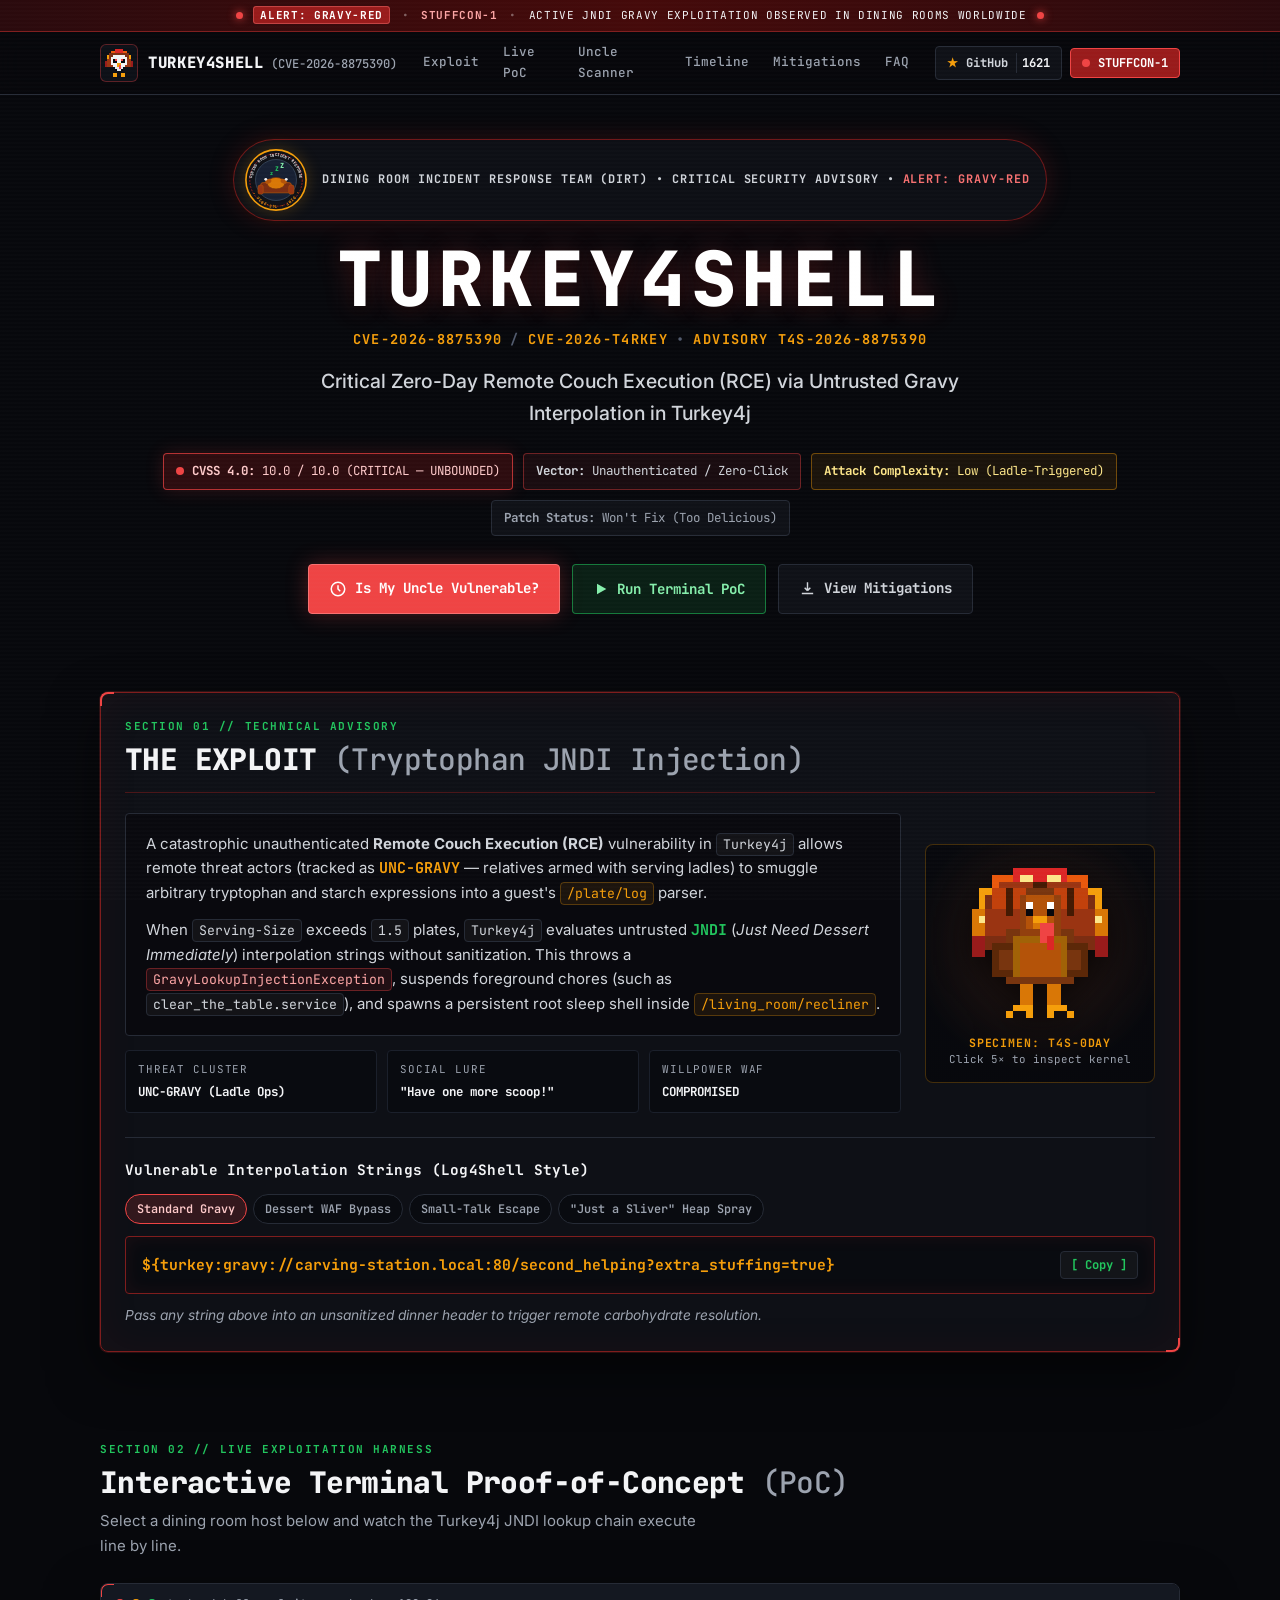
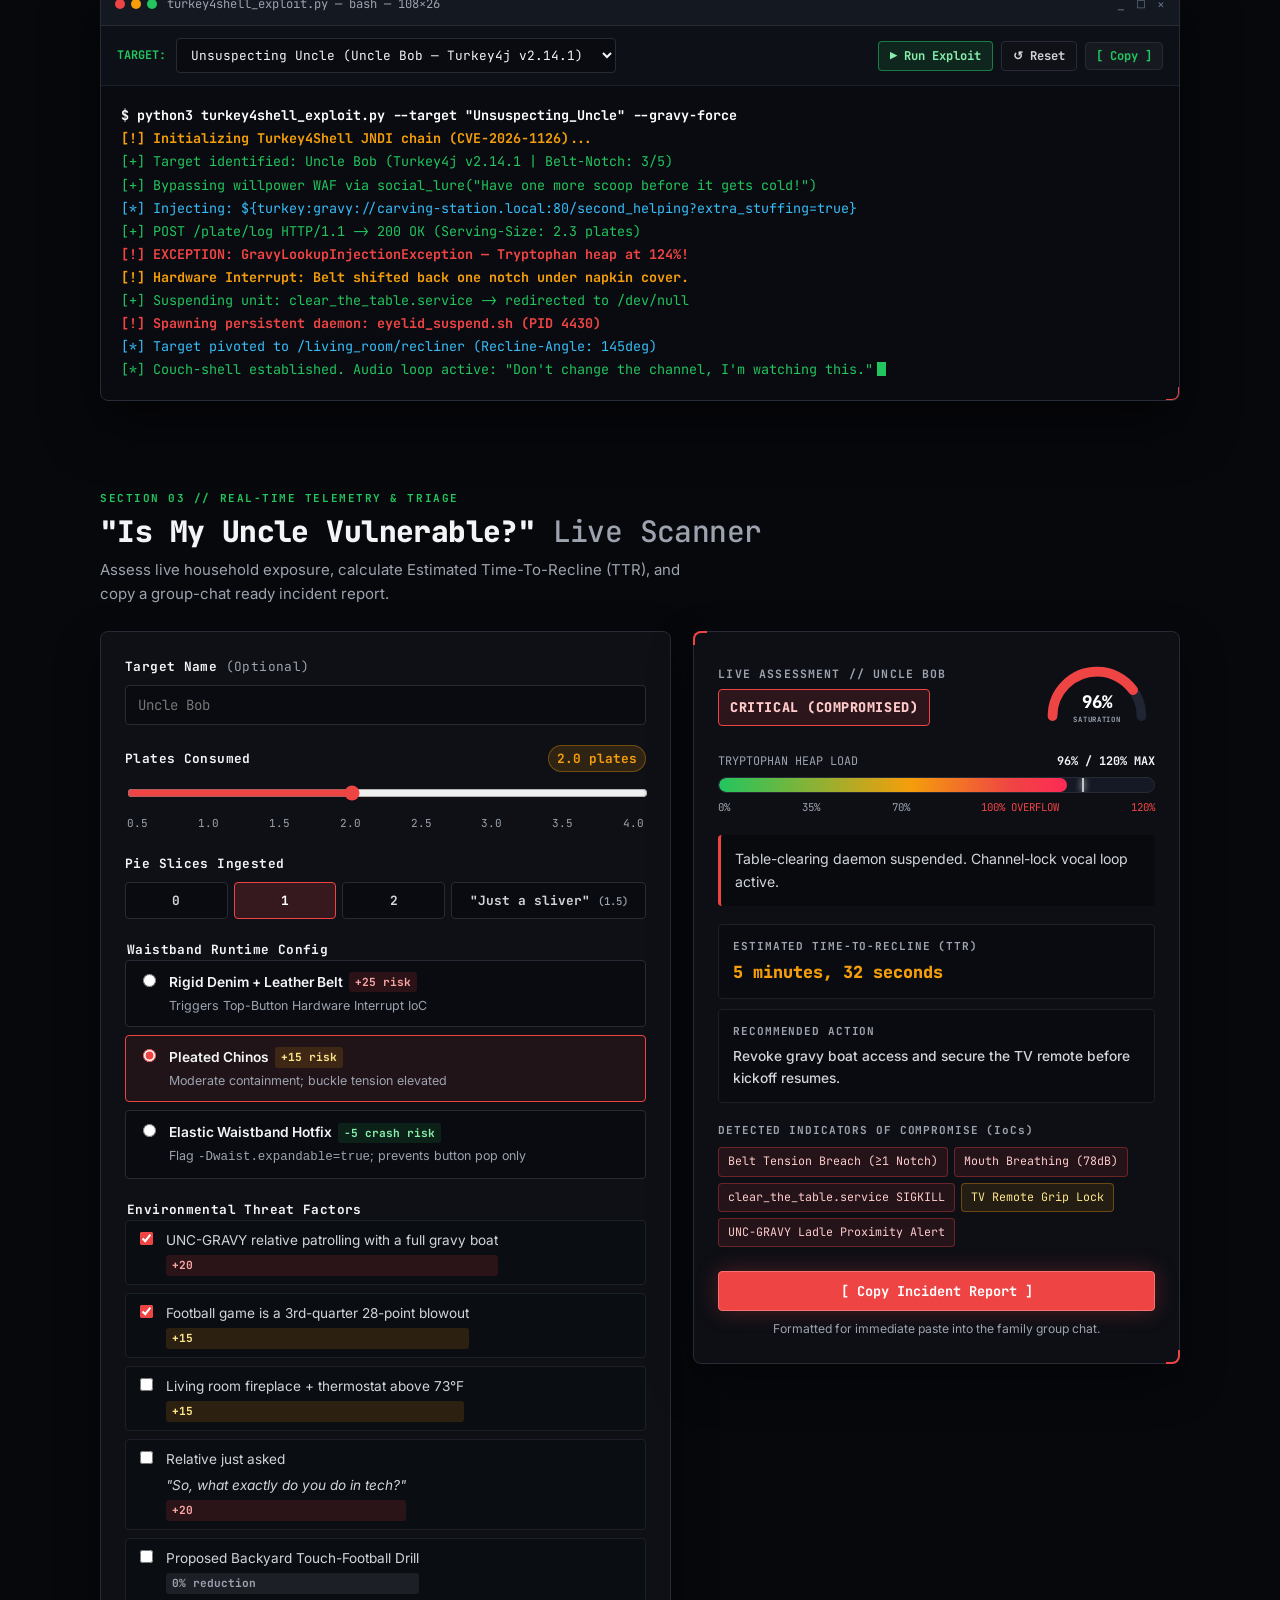
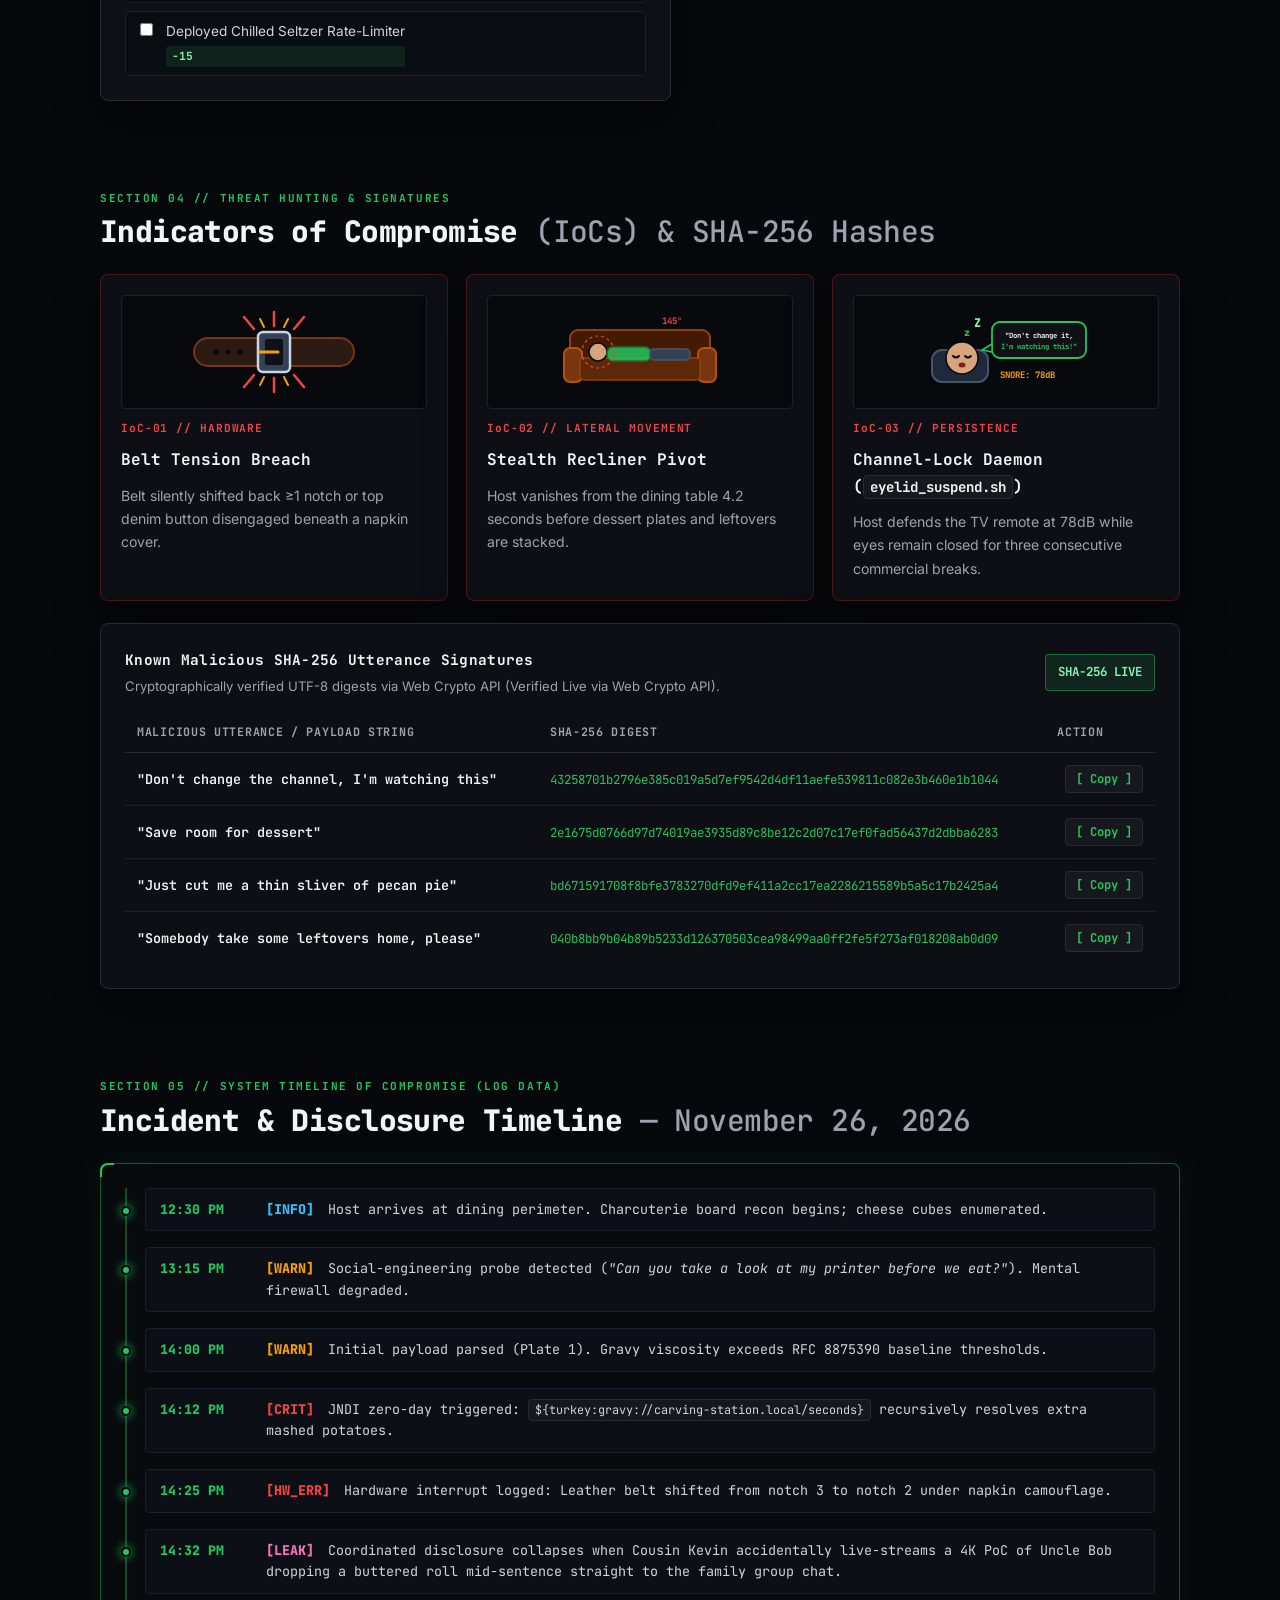
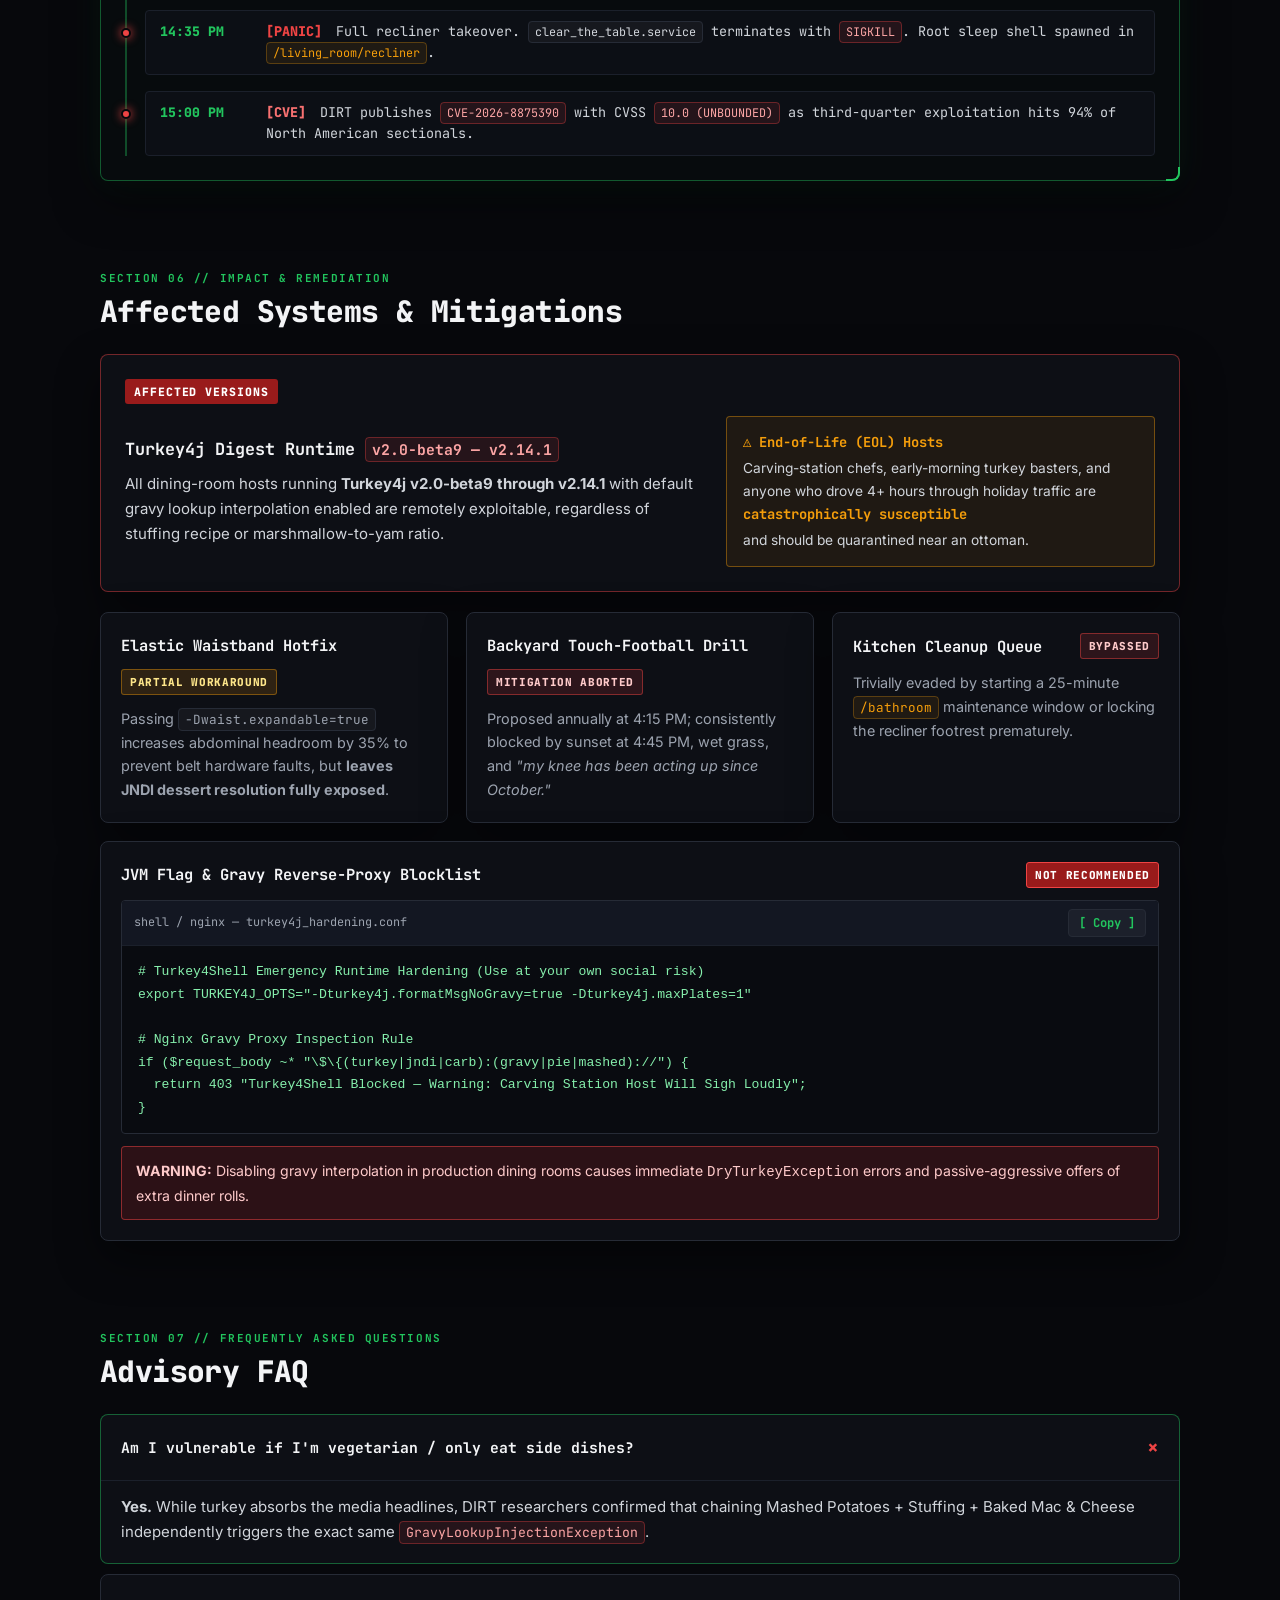
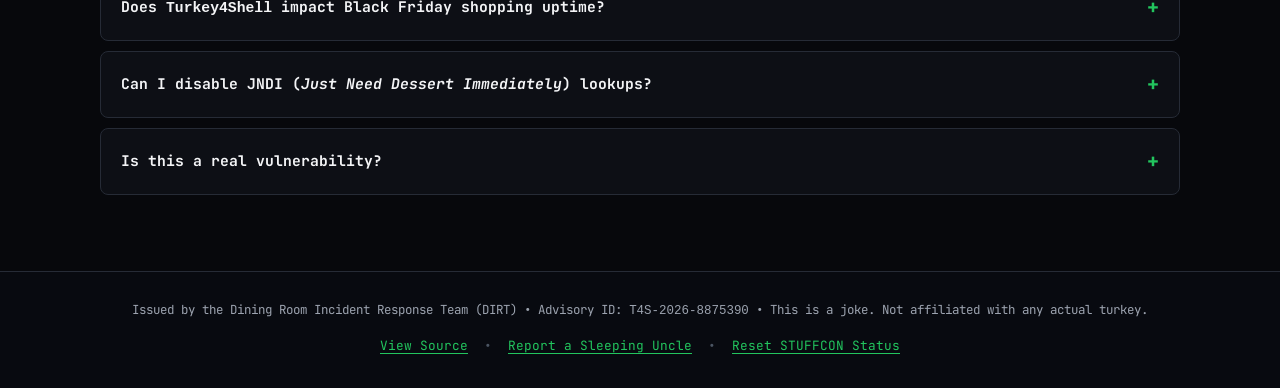
<file: public/index.html>
<!DOCTYPE html>
<html lang="en">

<head>
  <meta charset="UTF-8">
  <meta name="viewport" content="width=device-width, initial-scale=1.0">
  <title>TURKEY4SHELL (CVE-2026-8875390) — Critical Thanksgiving Zero-Day Advisory</title>
  <meta name="description"
    content="Dining Room Incident Response Team (DIRT) Critical Security Advisory: CVE-2026-8875390 (Turkey4Shell) Remote Couch Execution (RCE) via Gravy JNDI Interpolation in Turkey4j v2.0-beta9–v2.14.1.">
  <meta name="theme-color" content="#07080c">
  <meta property="og:title" content="TURKEY4SHELL (CVE-2026-8875390) — Critical Security Advisory">
  <meta property="og:description"
    content="CVSS 4.0: 10.0/10.0 (CRITICAL — UNBOUNDED). Unauthenticated Remote Couch Execution in Turkey4j. Run the live 'Is My Uncle Vulnerable?' scanner.">
  <meta property="og:type" content="website">
  <link rel="icon" type="image/svg+xml" href="favicon.svg">
  <link rel="preconnect" href="https://fonts.googleapis.com">
  <link rel="preconnect" href="https://fonts.gstatic.com" crossorigin>
  <link
    href="https://fonts.googleapis.com/css2?family=Inter:wght@400;500;600;700&family=JetBrains+Mono:wght@400;500;700;800&display=swap"
    rel="stylesheet">
  <link rel="stylesheet" href="styles.css">
</head>

<body>
  <!-- Ambient CRT Scanline & Background Layers -->
  <div class="bg-grid" aria-hidden="true"></div>
  <div class="bg-vignette" aria-hidden="true"></div>
  <div class="bg-scanlines" aria-hidden="true"></div>
  <div class="bg-side-logs bg-side-logs--left" aria-hidden="true" id="side-log-left"></div>
  <div class="bg-side-logs bg-side-logs--right" aria-hidden="true" id="side-log-right"></div>
  <canvas id="stuffcon-canvas" class="stuffcon-canvas" aria-hidden="true"></canvas>

  <!-- Skip Link -->
  <a class="skip-link" href="#main-content">Skip to main advisory content</a>

  <!-- Top Classification Alert Bar -->
  <div class="alert-ticker" role="status" aria-live="polite">
    <div class="alert-ticker__inner">
      <span class="alert-ticker__dot" aria-hidden="true"></span>
      <span class="alert-ticker__text">
        <strong class="tag-gravy">ALERT: GRAVY-RED</strong>
        <span class="ticker-sep" aria-hidden="true">•</span>
        <strong class="tag-red">STUFFCON-1</strong>
        <span class="ticker-sep" aria-hidden="true">•</span>
        ACTIVE JNDI GRAVY EXPLOITATION OBSERVED IN DINING ROOMS WORLDWIDE
      </span>
      <span class="alert-ticker__dot" aria-hidden="true"></span>
    </div>
  </div>

  <!-- Sticky Navigation Bar -->
  <header class="site-header" id="top">
    <div class="container nav-bar">
      <a href="#top" class="brand" id="nav-brand"
        title="TURKEY4SHELL Advisory — Click the pixel turkey 5x for an Easter Egg">
        <span class="brand-logo-btn" id="nav-turkey-trigger" role="button" tabindex="0"
          aria-label="Pixel Turkey Skull Logo (Click 5 times to trigger STUFFCON-1)">
          <svg class="pixel-emblem" viewBox="0 0 16 16" width="32" height="32" shape-rendering="crispEdges"
            aria-hidden="true">
            <rect x="6" y="1" width="4" height="2" fill="#dc2626" />
            <rect x="4" y="2" width="2" height="2" fill="#ea580c" />
            <rect x="10" y="2" width="2" height="2" fill="#ea580c" />
            <rect x="2" y="4" width="2" height="3" fill="#f59e0b" />
            <rect x="12" y="4" width="2" height="3" fill="#f59e0b" />
            <rect x="1" y="7" width="2" height="3" fill="#991b1b" />
            <rect x="13" y="7" width="2" height="3" fill="#991b1b" />
            <rect x="3" y="3" width="10" height="6" fill="#7c2d12" />
            <rect x="2" y="6" width="12" height="4" fill="#9a3412" />
            <rect x="5" y="4" width="6" height="6" fill="#f3f4f6" />
            <rect x="4" y="5" width="8" height="4" fill="#f3f4f6" />
            <rect x="6" y="10" width="4" height="2" fill="#e5e7eb" />
            <rect x="5" y="6" width="2" height="2" fill="#07080c" />
            <rect x="9" y="6" width="2" height="2" fill="#07080c" />
            <rect x="6" y="6" width="1" height="1" fill="#ef4444" />
            <rect x="9" y="6" width="1" height="1" fill="#ef4444" />
            <rect x="7" y="8" width="2" height="2" fill="#f59e0b" />
            <rect x="8" y="9" width="1" height="2" fill="#ef4444" />
            <rect x="6" y="11" width="1" height="1" fill="#07080c" />
            <rect x="9" y="11" width="1" height="1" fill="#07080c" />
            <rect x="5" y="13" width="2" height="2" fill="#f59e0b" />
            <rect x="9" y="13" width="2" height="2" fill="#f59e0b" />
          </svg>
        </span>
        <span class="brand-text">
          <span class="brand-name">TURKEY4SHELL</span>
          <span class="brand-cve">(CVE-2026-8875390)</span>
        </span>
      </a>

      <nav class="nav-links" id="primary-nav" aria-label="Primary navigation">
        <a href="#exploit">Exploit</a>
        <a href="#poc">Live PoC</a>
        <a href="#scanner">Uncle Scanner</a>
        <a href="#timeline">Timeline</a>
        <a href="#mitigations">Mitigations</a>
        <a href="#faq">FAQ</a>
      </nav>

      <div class="nav-actions">
        <a href="https://github.com/VidyaBodepudi/turkey2shell/tree/main" target="_blank" rel="noopener noreferrer"
          class="btn btn--ghost btn--sm" id="star-btn">
          <span class="star-icon" aria-hidden="true">★</span>
          <span>GitHub</span>
          <span class="star-count" id="star-count">1621</span>
        </a>
        <button type="button" class="btn btn--danger btn--sm" id="stuffcon-toggle" aria-pressed="false">
          <span class="pulse-dot" aria-hidden="true"></span>
          <span>STUFFCON-1</span>
        </button>
        <button type="button" class="nav-menu-btn" id="nav-menu-btn" aria-expanded="false" aria-controls="mobile-nav"
          aria-label="Toggle navigation menu">
          <svg width="20" height="20" viewBox="0 0 24 24" fill="none" stroke="currentColor" stroke-width="2"
            stroke-linecap="square" aria-hidden="true">
            <line x1="3" y1="6" x2="21" y2="6" />
            <line x1="3" y1="12" x2="21" y2="12" />
            <line x1="3" y1="18" x2="21" y2="18" />
          </svg>
        </button>
      </div>
    </div>

    <!-- Mobile Navigation Drawer -->
    <nav class="mobile-nav" id="mobile-nav" aria-label="Mobile navigation" hidden>
      <a href="#exploit">Exploit</a>
      <a href="#poc">Live PoC</a>
      <a href="#scanner">Uncle Scanner</a>
      <a href="#iocs">IoCs &amp; Hashes</a>
      <a href="#timeline">Timeline</a>
      <a href="#mitigations">Mitigations</a>
      <a href="#faq">FAQ</a>
    </nav>
  </header>

  <main id="main-content">
    <!-- Hero Section -->
    <section class="hero section" aria-labelledby="hero-title">
      <div class="container hero__inner">
        <div class="hero__seal-row">
          <!-- DIRT Official Seal SVG -->
          <svg class="dirt-seal" viewBox="0 0 100 100" width="64" height="64" aria-hidden="true">
            <circle cx="50" cy="50" r="47" fill="#0f1117" stroke="#f59e0b" stroke-width="2.5" />
            <circle cx="50" cy="50" r="41" fill="none" stroke="#991b1b" stroke-width="1.5" stroke-dasharray="3 2" />
            <circle cx="50" cy="50" r="32" fill="#172033" stroke="#334155" stroke-width="1.5" />
            <!-- Mini Couch -->
            <rect x="26" y="54" width="48" height="16" rx="4" fill="#7c2d12" stroke="#b45309" stroke-width="1.2" />
            <rect x="22" y="58" width="8" height="14" rx="3" fill="#9a3412" stroke="#b45309" stroke-width="1" />
            <rect x="70" y="58" width="8" height="14" rx="3" fill="#9a3412" stroke="#b45309" stroke-width="1" />
            <!-- Sleeping Roast Turkey -->
            <ellipse cx="50" cy="55" rx="14" ry="9" fill="#d97706" stroke="#78350f" stroke-width="1.2" />
            <ellipse cx="38" cy="52" rx="5" ry="3.5" fill="#b45309" transform="rotate(-25 38 52)" />
            <ellipse cx="62" cy="52" rx="5" ry="3.5" fill="#b45309" transform="rotate(25 62 52)" />
            <circle cx="34" cy="49" r="2.2" fill="#f3f4f6" />
            <circle cx="66" cy="49" r="2.2" fill="#f3f4f6" />
            <!-- Floating Zzz -->
            <text x="41" y="42" fill="#22c55e" font-family="JetBrains Mono, monospace" font-size="8"
              font-weight="800">z</text>
            <text x="48" y="36" fill="#22c55e" font-family="JetBrains Mono, monospace" font-size="10"
              font-weight="800">Z</text>
            <text x="56" y="31" fill="#86efac" font-family="JetBrains Mono, monospace" font-size="11"
              font-weight="800">Z</text>
            <!-- Curved Seal Text -->
            <defs>
              <path id="sealTop" d="M 13,50 A 37,37 0 1,1 87,50" />
              <path id="sealBot" d="M 85,54 A 35,35 0 0,1 15,54" />
            </defs>
            <text fill="#f3f4f6" font-family="JetBrains Mono, monospace" font-size="6.1" font-weight="700"
              letter-spacing="0.7">
              <textPath href="#sealTop" startOffset="50%" text-anchor="middle">DINING ROOM INCIDENT RESPONSE</textPath>
            </text>
            <text fill="#f59e0b" font-family="JetBrains Mono, monospace" font-size="6.2" font-weight="700"
              letter-spacing="1.2">
              <textPath href="#sealBot" startOffset="50%" text-anchor="middle">• DIRT • T4S-2026 •</textPath>
            </text>
          </svg>
          <p class="hero__classification">
            DINING ROOM INCIDENT RESPONSE TEAM (DIRT) <span aria-hidden="true">•</span> CRITICAL SECURITY ADVISORY <span
              aria-hidden="true">•</span> <span class="text-gravy-bright">ALERT: GRAVY-RED</span>
          </p>
        </div>

        <h1 class="hero__title" id="hero-title">TURKEY4SHELL</h1>
        <p class="hero__cve-line">
          <span>CVE-2026-8875390</span>
          <span class="dim" aria-hidden="true">/</span>
          <span>CVE-2026-T4RKEY</span>
          <span class="dim" aria-hidden="true">•</span>
          <span>ADVISORY T4S-2026-8875390</span>
        </p>
        <p class="hero__subtitle">
          Critical Zero-Day Remote Couch Execution (RCE) via Untrusted Gravy Interpolation in Turkey4j
        </p>

        <!-- Severity Badges Row -->
        <ul class="severity-badges" aria-label="Vulnerability severity metrics">
          <li class="badge badge--critical">
            <span class="pulse-dot" aria-hidden="true"></span>
            <span><strong>CVSS 4.0:</strong> 10.0 / 10.0 (CRITICAL — UNBOUNDED)</span>
          </li>
          <li class="badge badge--alert">
            <span><strong>Vector:</strong> Unauthenticated / Zero-Click</span>
          </li>
          <li class="badge badge--warn">
            <span><strong>Attack Complexity:</strong> Low (Ladle-Triggered)</span>
          </li>
          <li class="badge badge--muted">
            <span><strong>Patch Status:</strong> Won't Fix (Too Delicious)</span>
          </li>
        </ul>

        <!-- Primary CTA Buttons -->
        <div class="hero__cta">
          <a href="#scanner" class="btn btn--primary btn--lg">
            <svg width="18" height="18" viewBox="0 0 24 24" fill="none" stroke="currentColor" stroke-width="2"
              aria-hidden="true">
              <circle cx="12" cy="12" r="9" />
              <path d="M12 7v5l3 3" />
            </svg>
            Is My Uncle Vulnerable?
          </a>
          <button type="button" class="btn btn--terminal btn--lg" id="hero-run-poc">
            <svg width="16" height="16" viewBox="0 0 24 24" fill="currentColor" aria-hidden="true">
              <polygon points="6,4 20,12 6,20" />
            </svg>
            Run Terminal PoC
          </button>
          <a href="#mitigations" class="btn btn--ghost btn--lg">
            <svg width="17" height="17" viewBox="0 0 24 24" fill="none" stroke="currentColor" stroke-width="2"
              aria-hidden="true">
              <path d="M12 3v12m0 0l-4-4m4 4l4-4M4 19h16" />
            </svg>
            View Mitigations
          </a>
        </div>
      </div>
    </section>

    <!-- Section 1: The Exploit -->
    <section class="section reveal" id="exploit" aria-labelledby="exploit-heading">
      <div class="container">
        <div class="panel panel--critical hud-frame">
          <div class="panel__header">
            <div class="section-eyebrow">SECTION 01 // TECHNICAL ADVISORY</div>
            <h2 class="section-title" id="exploit-heading">THE EXPLOIT <span class="title-sub">(Tryptophan JNDI
                Injection)</span></h2>
          </div>

          <div class="exploit-grid">
            <div class="exploit-copy">
              <div class="advisory-box">
                <p>
                  A catastrophic unauthenticated <strong>Remote Couch Execution (RCE)</strong> vulnerability in <code
                    class="inline-code">Turkey4j</code> allows remote threat actors (tracked as <strong
                    class="highlight-amber">UNC-GRAVY</strong> — relatives armed with serving ladles) to smuggle
                  arbitrary tryptophan and starch expressions into a guest's <code class="inline-path">/plate/log</code>
                  parser.
                </p>
                <p>
                  When <code class="inline-code">Serving-Size</code> exceeds <code class="inline-code">1.5</code>
                  plates, <code class="inline-code">Turkey4j</code> evaluates untrusted <strong
                    class="highlight-green">JNDI</strong> (<em>Just Need Dessert Immediately</em>) interpolation strings
                  without sanitization. This throws a <code class="inline-error">GravyLookupInjectionException</code>,
                  suspends foreground chores (such as <code class="inline-code">clear_the_table.service</code>), and
                  spawns a persistent root sleep shell inside <code class="inline-path">/living_room/recliner</code>.
                </p>
              </div>

              <!-- Threat Telemetry Strip -->
              <div class="threat-strip" aria-label="Exploit telemetry">
                <div class="threat-metric">
                  <span class="threat-metric__label">THREAT CLUSTER</span>
                  <span class="threat-metric__val">UNC-GRAVY (Ladle Ops)</span>
                </div>
                <div class="threat-metric">
                  <span class="threat-metric__label">SOCIAL LURE</span>
                  <span class="threat-metric__val text-amber">"Have one more scoop!"</span>
                </div>
                <div class="threat-metric">
                  <span class="threat-metric__label">WILLPOWER WAF</span>
                  <span class="threat-metric__val text-red">COMPROMISED</span>
                </div>
              </div>
            </div>

            <!-- Pixel-Art Turkey Mascot Column -->
            <div class="mascot-col">
              <button type="button" class="mascot-card" id="mascot-turkey-trigger"
                aria-label="Pixel-art Turkey4Shell Mascot. Click 5 times to trigger STUFFCON-1 Mode.">
                <svg class="pixel-mascot" viewBox="0 0 24 24" width="180" height="180" shape-rendering="crispEdges"
                  aria-hidden="true">
                  <!-- Outer Tail Feather Fan -->
                  <rect x="8" y="1" width="8" height="2" fill="#dc2626" />
                  <rect x="5" y="2" width="3" height="2" fill="#ea580c" />
                  <rect x="16" y="2" width="3" height="2" fill="#ea580c" />
                  <rect x="3" y="4" width="2" height="3" fill="#f59e0b" />
                  <rect x="19" y="4" width="2" height="3" fill="#f59e0b" />
                  <rect x="2" y="7" width="2" height="4" fill="#d97706" />
                  <rect x="20" y="7" width="2" height="4" fill="#d97706" />
                  <rect x="2" y="11" width="2" height="3" fill="#991b1b" />
                  <rect x="20" y="11" width="2" height="3" fill="#991b1b" />
                  <!-- Cream Feather Tips -->
                  <rect x="9" y="2" width="2" height="1" fill="#fde68a" />
                  <rect x="13" y="2" width="2" height="1" fill="#fde68a" />
                  <rect x="5" y="4" width="1" height="1" fill="#fde68a" />
                  <rect x="18" y="4" width="1" height="1" fill="#fde68a" />
                  <rect x="3" y="8" width="1" height="1" fill="#fde68a" />
                  <rect x="20" y="8" width="1" height="1" fill="#fde68a" />
                  <!-- Inner Tail Plume -->
                  <rect x="6" y="3" width="12" height="4" fill="#9a3412" />
                  <rect x="4" y="5" width="16" height="8" fill="#7c2d12" />
                  <rect x="5" y="4" width="14" height="3" fill="#c2410c" />
                  <rect x="4" y="7" width="16" height="4" fill="#9a3412" />
                  <rect x="5" y="11" width="14" height="3" fill="#7c2d12" />
                  <!-- Tail Feather Dividers -->
                  <rect x="11" y="3" width="2" height="4" fill="#451a03" />
                  <rect x="7" y="4" width="1" height="4" fill="#451a03" />
                  <rect x="16" y="4" width="1" height="4" fill="#451a03" />
                  <!-- Plump Body -->
                  <rect x="7" y="10" width="10" height="8" fill="#78350f" />
                  <rect x="6" y="12" width="12" height="5" fill="#92400e" />
                  <rect x="8" y="11" width="8" height="6" fill="#a16207" />
                  <rect x="9" y="12" width="6" height="5" fill="#b45309" />
                  <!-- Wings -->
                  <rect x="5" y="12" width="3" height="5" fill="#5c2808" />
                  <rect x="16" y="12" width="3" height="5" fill="#5c2808" />
                  <rect x="6" y="13" width="2" height="3" fill="#78350f" />
                  <rect x="16" y="13" width="2" height="3" fill="#78350f" />
                  <!-- Head & Neck -->
                  <rect x="9" y="5" width="6" height="6" fill="#92400e" />
                  <rect x="10" y="4" width="4" height="1" fill="#78350f" />
                  <rect x="10" y="5" width="4" height="5" fill="#b45309" />
                  <!-- Eyes -->
                  <rect x="10" y="6" width="1" height="2" fill="#07080c" />
                  <rect x="13" y="6" width="1" height="2" fill="#07080c" />
                  <rect x="10" y="6" width="1" height="1" fill="#ffffff" />
                  <rect x="13" y="6" width="1" height="1" fill="#ffffff" />
                  <!-- Beak -->
                  <rect x="11" y="8" width="2" height="2" fill="#f59e0b" />
                  <rect x="11" y="9" width="2" height="1" fill="#d97706" />
                  <!-- Red Wattle / Snood -->
                  <rect x="12" y="9" width="2" height="3" fill="#ef4444" />
                  <rect x="13" y="11" width="1" height="2" fill="#dc2626" />
                  <!-- Legs & Feet -->
                  <rect x="9" y="18" width="2" height="3" fill="#d97706" />
                  <rect x="13" y="18" width="2" height="3" fill="#d97706" />
                  <rect x="8" y="21" width="3" height="1" fill="#f59e0b" />
                  <rect x="13" y="21" width="3" height="1" fill="#f59e0b" />
                  <rect x="7" y="22" width="1" height="1" fill="#f59e0b" />
                  <rect x="10" y="22" width="1" height="1" fill="#f59e0b" />
                  <rect x="13" y="22" width="1" height="1" fill="#f59e0b" />
                  <rect x="16" y="22" width="1" height="1" fill="#f59e0b" />
                </svg>
                <span class="mascot-caption">
                  <span class="mascot-tag">SPECIMEN: T4S-0DAY</span>
                  <span class="mascot-hint" id="mascot-click-hint">Click 5× to inspect kernel</span>
                </span>
              </button>
            </div>
          </div>

          <!-- Interactive Exploit String Selector -->
          <div class="payload-workbench">
            <div class="payload-workbench__top">
              <h3 class="subsection-label">Vulnerable Interpolation Strings (Log4Shell Style)</h3>
              <div class="pill-tabs" role="tablist" aria-label="Exploit payload selector">
                <button type="button" class="pill-tab is-active" role="tab" aria-selected="true"
                  data-payload="gravy">Standard Gravy</button>
                <button type="button" class="pill-tab" role="tab" aria-selected="false" data-payload="dessert">Dessert
                  WAF Bypass</button>
                <button type="button" class="pill-tab" role="tab" aria-selected="false"
                  data-payload="phishing">Small-Talk Escape</button>
                <button type="button" class="pill-tab" role="tab" aria-selected="false" data-payload="sliver">"Just a
                  Sliver" Heap Spray</button>
              </div>
            </div>

            <div class="payload-box">
              <code class="payload-code"
                id="active-payload-code">${turkey:gravy://carving-station.local:80/second_helping?extra_stuffing=true}</code>
              <button type="button" class="copy-btn" data-copy-target="#active-payload-code"
                aria-label="Copy exploit payload string">
                [ Copy ]
              </button>
            </div>
            <p class="payload-caption">
              Pass any string above into an unsanitized dinner header to trigger remote carbohydrate resolution.
            </p>
          </div>
        </div>
      </div>
    </section>

    <!-- Section 2: Interactive Terminal PoC -->
    <section class="section reveal" id="poc" aria-labelledby="poc-heading">
      <div class="container">
        <div class="section-header">
          <div class="section-eyebrow">SECTION 02 // LIVE EXPLOITATION HARNESS</div>
          <h2 class="section-title" id="poc-heading">Interactive Terminal Proof-of-Concept <span
              class="title-sub">(PoC)</span></h2>
          <p class="section-desc">Select a dining room host below and watch the Turkey4j JNDI lookup chain execute line
            by line.</p>
        </div>

        <div class="terminal-window hud-frame">
          <div class="terminal-chrome">
            <div class="terminal-chrome__title">
              <span class="terminal-dots" aria-hidden="true">
                <span class="dot dot--red"></span>
                <span class="dot dot--amber"></span>
                <span class="dot dot--green"></span>
              </span>
              <span class="terminal-filename">turkey4shell_exploit.py — bash — 108×26</span>
            </div>
            <div class="terminal-chrome__winbtns" aria-hidden="true">
              <span>_</span><span>□</span><span>×</span>
            </div>
          </div>

          <div class="terminal-toolbar">
            <div class="terminal-select-wrap">
              <label for="poc-target-select" class="toolbar-label">TARGET:</label>
              <select id="poc-target-select" class="terminal-select">
                <option value="uncle">Unsuspecting Uncle (Uncle Bob — Turkey4j v2.14.1)</option>
                <option value="host">Exhausted Host (Chef Dad — Oven OS 2026)</option>
                <option value="cousin">Visiting Cousin (Cousin Kevin — Slim Denim Build)</option>
                <option value="self">Self (Loopback 127.0.0.1 — Halftime Target)</option>
              </select>
            </div>
            <div class="terminal-actions">
              <button type="button" class="btn btn--terminal btn--sm" id="poc-run-btn">▶ Run Exploit</button>
              <button type="button" class="btn btn--ghost btn--sm" id="poc-reset-btn">↺ Reset</button>
              <button type="button" class="copy-btn" id="poc-copy-btn" aria-label="Copy terminal output">[ Copy
                ]</button>
            </div>
          </div>

          <div class="terminal-body" id="poc-output" role="log" aria-live="polite"
            aria-label="Proof of concept exploit terminal output">
            <!-- Populated by app.js -->
          </div>
        </div>
      </div>
    </section>

    <!-- Section 3: Interactive "Is My Uncle Vulnerable?" Live Scanner -->
    <section class="section reveal" id="scanner" aria-labelledby="scanner-heading">
      <div class="container">
        <div class="section-header">
          <div class="section-eyebrow">SECTION 03 // REAL-TIME TELEMETRY &amp; TRIAGE</div>
          <h2 class="section-title" id="scanner-heading">"Is My Uncle Vulnerable?" <span class="title-sub">Live
              Scanner</span></h2>
          <p class="section-desc">Assess live household exposure, calculate Estimated Time-To-Recline (TTR), and copy a
            group-chat ready incident report.</p>
        </div>

        <div class="scanner-grid">
          <!-- Inputs Column -->
          <form class="panel scanner-inputs" id="scanner-form" onsubmit="return false;">
            <div class="form-group">
              <label for="target-name" class="form-label">Target Name <span class="form-hint">(Optional)</span></label>
              <input type="text" id="target-name" class="text-input" placeholder="Uncle Bob" maxlength="40"
                autocomplete="off">
            </div>

            <div class="form-group">
              <div class="form-label-row">
                <label for="plates-slider" class="form-label">Plates Consumed</label>
                <output for="plates-slider" id="plates-value" class="value-pill">2.0 plates</output>
              </div>
              <input type="range" id="plates-slider" class="range-input" min="0.5" max="4.0" step="0.5" value="2.0">
              <div class="range-ticks" aria-hidden="true">
                <span>0.5</span><span>1.0</span><span>1.5</span><span>2.0</span><span>2.5</span><span>3.0</span><span>3.5</span><span>4.0</span>
              </div>
            </div>

            <div class="form-group">
              <span class="form-label" id="pie-group-label">Pie Slices Ingested</span>
              <div class="segmented-group" role="radiogroup" aria-labelledby="pie-group-label">
                <button type="button" class="seg-btn" role="radio" aria-checked="false" data-pie="0">0</button>
                <button type="button" class="seg-btn is-active" role="radio" aria-checked="true" data-pie="1">1</button>
                <button type="button" class="seg-btn" role="radio" aria-checked="false" data-pie="2">2</button>
                <button type="button" class="seg-btn seg-btn--wide" role="radio" aria-checked="false"
                  data-pie="1.5">"Just a sliver" <small>(1.5)</small></button>
              </div>
            </div>

            <fieldset class="form-group fieldset-reset">
              <legend class="form-label">Waistband Runtime Config</legend>
              <div class="radio-stack">
                <label class="choice-card">
                  <input type="radio" name="waistband" value="denim">
                  <span class="choice-card__body">
                    <span class="choice-card__title">Rigid Denim + Leather Belt <span class="risk-tag risk-tag--red">+25
                        risk</span></span>
                    <span class="choice-card__sub">Triggers Top-Button Hardware Interrupt IoC</span>
                  </span>
                </label>
                <label class="choice-card">
                  <input type="radio" name="waistband" value="khakis" checked>
                  <span class="choice-card__body">
                    <span class="choice-card__title">Pleated Chinos <span class="risk-tag risk-tag--amber">+15
                        risk</span></span>
                    <span class="choice-card__sub">Moderate containment; buckle tension elevated</span>
                  </span>
                </label>
                <label class="choice-card">
                  <input type="radio" name="waistband" value="elastic">
                  <span class="choice-card__body">
                    <span class="choice-card__title">Elastic Waistband Hotfix <span class="risk-tag risk-tag--green">-5
                        crash risk</span></span>
                    <span class="choice-card__sub">Flag <code>-Dwaist.expandable=true</code>; prevents button pop
                      only</span>
                  </span>
                </label>
              </div>
            </fieldset>

            <fieldset class="form-group fieldset-reset">
              <legend class="form-label">Environmental Threat Factors</legend>
              <div class="check-stack">
                <label class="check-item">
                  <input type="checkbox" id="env-ladle" checked>
                  <span class="check-item__text">UNC-GRAVY relative patrolling with a full gravy boat <span
                      class="risk-tag risk-tag--red">+20</span></span>
                </label>
                <label class="check-item">
                  <input type="checkbox" id="env-blowout" checked>
                  <span class="check-item__text">Football game is a 3rd-quarter 28-point blowout <span
                      class="risk-tag risk-tag--amber">+15</span></span>
                </label>
                <label class="check-item">
                  <input type="checkbox" id="env-thermostat">
                  <span class="check-item__text">Living room fireplace + thermostat above 73°F <span
                      class="risk-tag risk-tag--amber">+15</span></span>
                </label>
                <label class="check-item">
                  <input type="checkbox" id="env-questions">
                  <span class="check-item__text">Relative just asked <em>"So, what exactly do you do in tech?"</em>
                    <span class="risk-tag risk-tag--red">+20</span></span>
                </label>
                <label class="check-item">
                  <input type="checkbox" id="env-football-drill">
                  <span class="check-item__text">
                    Proposed Backyard Touch-Football Drill <span class="risk-tag risk-tag--muted">0% reduction</span>
                    <span class="inline-note" id="drill-note" hidden>⚠ Mitigation aborted: Dark at 4:45 PM &amp; "my
                      knee is acting up"</span>
                  </span>
                </label>
                <label class="check-item">
                  <input type="checkbox" id="env-seltzer">
                  <span class="check-item__text">
                    Deployed Chilled Seltzer Rate-Limiter <span class="risk-tag risk-tag--green">-15</span>
                    <span class="inline-note inline-note--amber" id="seltzer-note" hidden>⚡ Side-effect: Starts
                      20-minute monologue about air fryers</span>
                  </span>
                </label>
              </div>
            </fieldset>
          </form>

          <!-- Output Telemetry Column -->
          <div class="panel scanner-output hud-frame" id="scanner-output-panel" aria-live="polite">
            <div class="scanner-output__header">
              <div>
                <span class="telemetry-kicker">LIVE ASSESSMENT // <span id="out-target-name">UNCLE BOB</span></span>
                <div class="status-badge" id="out-status-badge">CRITICAL (COMPROMISED)</div>
              </div>
              <!-- Semi-Circular Capacity Overflow Dial -->
              <div class="dial-wrap" aria-hidden="true">
                <svg class="capacity-dial" viewBox="0 0 120 72" width="116" height="70">
                  <path class="dial-track" d="M 14 62 A 46 46 0 0 1 106 62" fill="none" stroke="#1f2533"
                    stroke-width="10" stroke-linecap="round" />
                  <path class="dial-fill" id="dial-arc" d="M 14 62 A 46 46 0 0 1 106 62" fill="none" stroke="#ef4444"
                    stroke-width="10" stroke-linecap="round" stroke-dasharray="144.5" stroke-dashoffset="40" />
                  <text x="60" y="54" text-anchor="middle" class="dial-pct" id="dial-pct-text">96%</text>
                  <text x="60" y="68" text-anchor="middle" class="dial-sub">SATURATION</text>
                </svg>
              </div>
            </div>

            <!-- Horizontal Overflow Meter (0% to 120%) -->
            <div class="meter-block">
              <div class="meter-labels">
                <span>TRYPTOPHAN HEAP LOAD</span>
                <span class="meter-score" id="out-score-text">96% / 120% MAX</span>
              </div>
              <div class="meter-track" role="progressbar" id="out-meter-bar" aria-valuemin="0" aria-valuemax="120"
                aria-valuenow="96" aria-label="Turkey4Shell Vulnerability Score">
                <div class="meter-fill" id="out-meter-fill" style="width: 80%"></div>
                <div class="meter-threshold" title="100% Unbounded Interpolation Threshold"></div>
              </div>
              <div class="meter-scale" aria-hidden="true">
                <span>0%</span>
                <span>35%</span>
                <span>70%</span>
                <span class="text-red">100% OVERFLOW</span>
                <span class="text-red">120%</span>
              </div>
            </div>

            <p class="status-note" id="out-status-desc">Table-clearing daemon suspended. Recliner shell active.</p>

            <!-- TTR & Emergency Recommendation Grid -->
            <div class="telemetry-stats">
              <div class="stat-box">
                <span class="stat-box__label">ESTIMATED TIME-TO-RECLINE (TTR)</span>
                <span class="stat-box__value" id="out-ttn">14 minutes, 22 seconds</span>
              </div>
              <div class="stat-box">
                <span class="stat-box__label">RECOMMENDED ACTION</span>
                <span class="stat-box__value stat-box__value--sm" id="out-action">Confiscate the TV remote immediately;
                  revoke gravy ladle credentials.</span>
              </div>
            </div>

            <!-- Detected IoCs -->
            <div class="ioc-live-block">
              <span class="stat-box__label">DETECTED INDICATORS OF COMPROMISE (IoCs)</span>
              <ul class="ioc-pill-list" id="out-ioc-list">
                <!-- Populated dynamically -->
              </ul>
            </div>

            <div class="scanner-output__footer">
              <button type="button" class="btn btn--primary btn--full" id="copy-report-btn">
                [ Copy Incident Report ]
              </button>
              <span class="report-hint">Formatted for immediate paste into the family group chat.</span>
            </div>
          </div>
        </div>
      </div>
    </section>

    <!-- Section 4: Indicators of Compromise (IoCs) & Hashes -->
    <section class="section reveal" id="iocs" aria-labelledby="iocs-heading">
      <div class="container">
        <div class="section-header">
          <div class="section-eyebrow">SECTION 04 // THREAT HUNTING &amp; SIGNATURES</div>
          <h2 class="section-title" id="iocs-heading">Indicators of Compromise <span class="title-sub">(IoCs) &amp;
              SHA-256 Hashes</span></h2>
        </div>

        <!-- 3-Card Behavioral IoC Grid -->
        <div class="ioc-grid">
          <article class="panel ioc-card">
            <div class="ioc-card__art" aria-hidden="true">
              <!-- Hardware Interrupt: Popping Belt Buckle SVG -->
              <svg viewBox="0 0 180 96" width="180" height="96">
                <rect x="10" y="34" width="160" height="28" rx="14" fill="#2b1b14" stroke="#78350f" stroke-width="2" />
                <circle cx="32" cy="48" r="2.5" fill="#07080c" />
                <circle cx="44" cy="48" r="2.5" fill="#07080c" />
                <circle cx="56" cy="48" r="2.5" fill="#07080c" />
                <rect x="74" y="28" width="32" height="40" rx="5" fill="#334155" stroke="#cbd5e1" stroke-width="2.5" />
                <rect x="81" y="35" width="18" height="26" rx="2" fill="#0f1117" />
                <line x1="76" y1="48" x2="94" y2="48" stroke="#f59e0b" stroke-width="3" stroke-linecap="round" />
                <path d="M90 22 L90 8 M70 25 L60 13 M110 25 L120 13 M70 71 L60 83 M110 71 L120 83 M90 74 L90 88"
                  stroke="#ef4444" stroke-width="2.5" stroke-linecap="round" />
                <path d="M80 23 L76 15 M100 23 L104 15 M80 73 L76 81 M100 73 L104 81" stroke="#f59e0b" stroke-width="2"
                  stroke-linecap="round" />
              </svg>
            </div>
            <div class="ioc-card__tag">IoC-01 // HARDWARE</div>
            <h3 class="ioc-card__title">Belt Tension Breach</h3>
            <p class="ioc-card__desc">Belt silently shifted back ≥1 notch or top denim button disengaged beneath a
              napkin cover.</p>
          </article>

          <article class="panel ioc-card">
            <div class="ioc-card__art" aria-hidden="true">
              <!-- Lateral Movement to Sectional SVG -->
              <svg viewBox="0 0 180 96" width="180" height="96">
                <rect x="20" y="26" width="140" height="42" rx="8" fill="#451a03" stroke="#92400e" stroke-width="2" />
                <rect x="14" y="44" width="18" height="34" rx="6" fill="#78350f" stroke="#b45309" stroke-width="2" />
                <rect x="148" y="44" width="18" height="34" rx="6" fill="#78350f" stroke="#b45309" stroke-width="2" />
                <rect x="30" y="54" width="120" height="22" rx="4" fill="#5c2808" stroke="#92400e" stroke-width="1.5" />
                <circle cx="48" cy="48" r="9" fill="#d6a57c" stroke="#07080c" stroke-width="1.5" />
                <rect x="57" y="43" width="44" height="14" rx="6" fill="#22c55e" opacity="0.85" stroke="#15803d"
                  stroke-width="1.5" />
                <rect x="100" y="45" width="40" height="11" rx="4" fill="#334155" stroke="#475569" stroke-width="1.5" />
                <circle cx="48" cy="48" r="16" fill="none" stroke="#ef4444" stroke-width="1.2" stroke-dasharray="3 3" />
                <text x="112" y="20" fill="#ef4444" font-family="JetBrains Mono, monospace" font-size="9"
                  font-weight="700">145°</text>
              </svg>
            </div>
            <div class="ioc-card__tag">IoC-02 // LATERAL MOVEMENT</div>
            <h3 class="ioc-card__title">Stealth Recliner Pivot</h3>
            <p class="ioc-card__desc">Host vanishes from the dining table 4.2 seconds before dessert plates and
              leftovers are stacked.</p>
          </article>

          <article class="panel ioc-card">
            <div class="ioc-card__art" aria-hidden="true">
              <!-- Vocal Loop SVG -->
              <svg viewBox="0 0 180 96" width="180" height="96">
                <rect x="16" y="46" width="56" height="32" rx="10" fill="#1e293b" stroke="#475569" stroke-width="2" />
                <circle cx="46" cy="54" r="16" fill="#d6a57c" stroke="#07080c" stroke-width="1.5" />
                <path d="M37 52 Q40 55 43 52 M49 52 Q52 55 55 52" fill="none" stroke="#07080c" stroke-width="2"
                  stroke-linecap="round" />
                <ellipse cx="46" cy="61" rx="3.5" ry="2.5" fill="#7f1d1d" />
                <rect x="76" y="18" width="94" height="36" rx="8" fill="#0f1117" stroke="#22c55e" stroke-width="1.8" />
                <polygon points="76,40 66,46 76,48" fill="#0f1117" stroke="#22c55e" stroke-width="1.5" />
                <text x="123" y="34" text-anchor="middle" fill="#f3f4f6" font-family="JetBrains Mono, monospace"
                  font-size="7.2" font-weight="700">"Don't change it,</text>
                <text x="123" y="45" text-anchor="middle" fill="#22c55e" font-family="JetBrains Mono, monospace"
                  font-size="7.2" font-weight="700">I'm watching this!"</text>
                <text x="84" y="74" fill="#f59e0b" font-family="JetBrains Mono, monospace" font-size="9"
                  font-weight="700">SNORE: 78dB</text>
                <text x="48" y="32" fill="#22c55e" font-family="JetBrains Mono, monospace" font-size="10"
                  font-weight="800">z</text>
                <text x="58" y="23" fill="#86efac" font-family="JetBrains Mono, monospace" font-size="12"
                  font-weight="800">Z</text>
              </svg>
            </div>
            <div class="ioc-card__tag">IoC-03 // PERSISTENCE</div>
            <h3 class="ioc-card__title">Channel-Lock Daemon (<code class="inline-code">eyelid_suspend.sh</code>)</h3>
            <p class="ioc-card__desc">Host defends the TV remote at 78dB while eyes remain closed for three consecutive
              commercial breaks.</p>
          </article>
        </div>

        <!-- Known Malicious SHA-256 Signatures Table -->
        <div class="panel hash-panel">
          <div class="hash-panel__header">
            <div>
              <h3 class="subsection-label">Known Malicious SHA-256 Utterance Signatures</h3>
              <p class="hash-sub">Cryptographically verified UTF-8 digests via Web Crypto API (<span
                  id="crypto-status">Verified</span>).</p>
            </div>
            <span class="badge badge--green">SHA-256 LIVE</span>
          </div>

          <div class="table-wrap">
            <table class="hash-table">
              <thead>
                <tr>
                  <th scope="col">Malicious Utterance / Payload String</th>
                  <th scope="col">SHA-256 Digest</th>
                  <th scope="col" class="th-action">Action</th>
                </tr>
              </thead>
              <tbody id="hash-table-body">
                <tr>
                  <td class="hash-phrase">"Don't change the channel, I'm watching this"</td>
                  <td><code class="hash-val"
                      data-hash-source="Don't change the channel, I'm watching this">43258701b2796e385c019a5d7ef9542d4df11aefe539811c082e3b460e1b1044</code>
                  </td>
                  <td class="td-action"><button type="button" class="copy-btn" data-copy-hash="0">[ Copy ]</button></td>
                </tr>
                <tr>
                  <td class="hash-phrase">"Save room for dessert"</td>
                  <td><code class="hash-val"
                      data-hash-source="Save room for dessert">2e1675d0766d97d74019ae3935d89c8be12c2d07c17ef0fad56437d2dbba6283</code>
                  </td>
                  <td class="td-action"><button type="button" class="copy-btn" data-copy-hash="1">[ Copy ]</button></td>
                </tr>
                <tr>
                  <td class="hash-phrase">"Just cut me a thin sliver of pecan pie"</td>
                  <td><code class="hash-val"
                      data-hash-source="Just cut me a thin sliver of pecan pie">bd671591708f8bfe3783270dfd9ef411a2cc17ea2286215589b5a5c17b2425a4</code>
                  </td>
                  <td class="td-action"><button type="button" class="copy-btn" data-copy-hash="2">[ Copy ]</button></td>
                </tr>
                <tr>
                  <td class="hash-phrase">"Somebody take some leftovers home, please"</td>
                  <td><code class="hash-val"
                      data-hash-source="Somebody take some leftovers home, please">040b8bb9b04b89b5233d126370503cea98499aa0ff2fe5f273af018208ab0d09</code>
                  </td>
                  <td class="td-action"><button type="button" class="copy-btn" data-copy-hash="3">[ Copy ]</button></td>
                </tr>
              </tbody>
            </table>
          </div>
        </div>
      </div>
    </section>

    <!-- Section 5: Incident & Disclosure Timeline -->
    <section class="section reveal" id="timeline" aria-labelledby="timeline-heading">
      <div class="container">
        <div class="section-header">
          <div class="section-eyebrow">SECTION 05 // SYSTEM TIMELINE OF COMPROMISE (LOG DATA)</div>
          <h2 class="section-title" id="timeline-heading">Incident &amp; Disclosure Timeline <span class="title-sub">—
              November 26, 2026</span></h2>
        </div>

        <div class="panel timeline-panel hud-frame hud-frame--green">
          <ol class="timeline-list">
            <li class="timeline-item">
              <time class="timeline-time" datetime="2026-11-26T12:30">12:30 PM</time>
              <div class="timeline-content">
                <span class="log-sev log-sev--info">[INFO]</span>
                Host arrives at dining perimeter. Charcuterie board recon begins; cheese cubes enumerated.
              </div>
            </li>
            <li class="timeline-item">
              <time class="timeline-time" datetime="2026-11-26T13:15">13:15 PM</time>
              <div class="timeline-content">
                <span class="log-sev log-sev--warn">[WARN]</span>
                Social-engineering probe detected (<em>"Can you take a look at my printer before we eat?"</em>). Mental
                firewall degraded.
              </div>
            </li>
            <li class="timeline-item">
              <time class="timeline-time" datetime="2026-11-26T14:00">14:00 PM</time>
              <div class="timeline-content">
                <span class="log-sev log-sev--warn">[WARN]</span>
                Initial payload parsed (Plate 1). Gravy viscosity exceeds RFC 8875390 baseline thresholds.
              </div>
            </li>
            <li class="timeline-item">
              <time class="timeline-time" datetime="2026-11-26T14:12">14:12 PM</time>
              <div class="timeline-content">
                <span class="log-sev log-sev--crit">[CRIT]</span>
                JNDI zero-day triggered: <code
                  class="inline-code">${turkey:gravy://carving-station.local/seconds}</code> recursively resolves extra
                mashed potatoes.
              </div>
            </li>
            <li class="timeline-item">
              <time class="timeline-time" datetime="2026-11-26T14:25">14:25 PM</time>
              <div class="timeline-content">
                <span class="log-sev log-sev--crit">[HW_ERR]</span>
                Hardware interrupt logged: Leather belt shifted from notch 3 to notch 2 under napkin camouflage.
              </div>
            </li>
            <li class="timeline-item">
              <time class="timeline-time" datetime="2026-11-26T14:32">14:32 PM</time>
              <div class="timeline-content">
                <span class="log-sev log-sev--leak">[LEAK]</span>
                Coordinated disclosure collapses when Cousin Kevin accidentally live-streams a 4K PoC of Uncle Bob
                dropping a buttered roll mid-sentence straight to the family group chat.
              </div>
            </li>
            <li class="timeline-item">
              <time class="timeline-time" datetime="2026-11-26T14:35">14:35 PM</time>
              <div class="timeline-content">
                <span class="log-sev log-sev--crit">[PANIC]</span>
                Full recliner takeover. <code class="inline-code">clear_the_table.service</code> terminates with <code
                  class="inline-error">SIGKILL</code>. Root sleep shell spawned in <code
                  class="inline-path">/living_room/recliner</code>.
              </div>
            </li>
            <li class="timeline-item">
              <time class="timeline-time" datetime="2026-11-26T15:00">15:00 PM</time>
              <div class="timeline-content">
                <span class="log-sev log-sev--cve">[CVE]</span>
                DIRT publishes <code class="inline-error">CVE-2026-8875390</code> with CVSS <code
                  class="inline-error">10.0 (UNBOUNDED)</code> as third-quarter exploitation hits 94% of North American
                sectionals.
              </div>
            </li>
          </ol>
        </div>
      </div>
    </section>

    <!-- Section 6: Affected Systems & Mitigations -->
    <section class="section reveal" id="mitigations" aria-labelledby="mitigations-heading">
      <div class="container">
        <div class="section-header">
          <div class="section-eyebrow">SECTION 06 // IMPACT &amp; REMEDIATION</div>
          <h2 class="section-title" id="mitigations-heading">Affected Systems &amp; Mitigations</h2>
        </div>

        <!-- Affected Versions Banner -->
        <div class="panel affected-panel">
          <div class="affected-panel__badge">AFFECTED VERSIONS</div>
          <div class="affected-panel__grid">
            <div>
              <h3>Turkey4j Digest Runtime <code class="inline-error">v2.0-beta9 — v2.14.1</code></h3>
              <p>All dining-room hosts running <strong>Turkey4j v2.0-beta9 through v2.14.1</strong> with default gravy
                lookup interpolation enabled are remotely exploitable, regardless of stuffing recipe or
                marshmallow-to-yam ratio.</p>
            </div>
            <div class="eol-callout">
              <strong>⚠ End-of-Life (EOL) Hosts</strong>
              <p>Carving-station chefs, early-morning turkey basters, and anyone who drove 4+ hours through holiday
                traffic are <strong>catastrophically susceptible</strong> and should be quarantined near an ottoman.</p>
            </div>
          </div>
        </div>

        <!-- Workarounds & Patches Grid -->
        <div class="mitigation-grid">
          <article class="panel mitigation-card">
            <div class="mitigation-card__top">
              <h3>Elastic Waistband Hotfix</h3>
              <span class="status-pill status-pill--amber">PARTIAL WORKAROUND</span>
            </div>
            <p>Passing <code class="inline-code">-Dwaist.expandable=true</code> increases abdominal headroom by 35% to
              prevent belt hardware faults, but <strong>leaves JNDI dessert resolution fully exposed</strong>.</p>
          </article>

          <article class="panel mitigation-card">
            <div class="mitigation-card__top">
              <h3>Backyard Touch-Football Drill</h3>
              <span class="status-pill status-pill--red">MITIGATION ABORTED</span>
            </div>
            <p>Proposed annually at 4:15 PM; consistently blocked by sunset at 4:45 PM, wet grass, and <em>"my knee has
                been acting up since October."</em></p>
          </article>

          <article class="panel mitigation-card">
            <div class="mitigation-card__top">
              <h3>Kitchen Cleanup Queue</h3>
              <span class="status-pill status-pill--red">BYPASSED</span>
            </div>
            <p>Trivially evaded by starting a 25-minute <code class="inline-path">/bathroom</code> maintenance window or
              locking the recliner footrest prematurely.</p>
          </article>

          <article class="panel mitigation-card mitigation-card--wide">
            <div class="mitigation-card__top">
              <h3>JVM Flag &amp; Gravy Reverse-Proxy Blocklist</h3>
              <span class="status-pill status-pill--gravy">NOT RECOMMENDED</span>
            </div>

            <div class="code-block">
              <div class="code-block__header">
                <span class="code-lang">shell / nginx — turkey4j_hardening.conf</span>
                <button type="button" class="copy-btn" data-copy-target="#waf-rule-code"
                  aria-label="Copy Turkey4j mitigation config">[ Copy ]</button>
              </div>
              <pre class="code-pre"><code id="waf-rule-code"># Turkey4Shell Emergency Runtime Hardening (Use at your own social risk)
export TURKEY4J_OPTS="-Dturkey4j.formatMsgNoGravy=true -Dturkey4j.maxPlates=1"

# Nginx Gravy Proxy Inspection Rule
if ($request_body ~* "\$\{(turkey|jndi|carb):(gravy|pie|mashed)://") {
  return 403 "Turkey4Shell Blocked — Warning: Carving Station Host Will Sigh Loudly";
}</code></pre>
            </div>

            <div class="warning-callout" role="note">
              <strong>WARNING:</strong> Disabling gravy interpolation in production dining rooms causes immediate
              <code>DryTurkeyException</code> errors and passive-aggressive offers of extra dinner rolls.
            </div>
          </article>
        </div>
      </div>
    </section>

    <!-- Section 7: FAQ Accordion -->
    <section class="section reveal" id="faq" aria-labelledby="faq-heading">
      <div class="container">
        <div class="section-header">
          <div class="section-eyebrow">SECTION 07 // FREQUENTLY ASKED QUESTIONS</div>
          <h2 class="section-title" id="faq-heading">Advisory FAQ</h2>
        </div>

        <div class="faq-list">
          <details class="faq-item" name="t4s-faq" open>
            <summary class="faq-summary">
              <span>Am I vulnerable if I'm vegetarian / only eat side dishes?</span>
              <span class="faq-chevron" aria-hidden="true">+</span>
            </summary>
            <div class="faq-body">
              <p><strong>Yes.</strong> While turkey absorbs the media headlines, DIRT researchers confirmed that
                chaining Mashed Potatoes + Stuffing + Baked Mac &amp; Cheese independently triggers the exact same <code
                  class="inline-error">GravyLookupInjectionException</code>.</p>
            </div>
          </details>

          <details class="faq-item" name="t4s-faq">
            <summary class="faq-summary">
              <span>Does <code>Turkey4Shell</code> impact Black Friday shopping uptime?</span>
              <span class="faq-chevron" aria-hidden="true">+</span>
            </summary>
            <div class="faq-body">
              <p>Only if unpatched systems ingest midnight leftover turkey sandwiches with extra stuffing before 06:00
                AM doorbusters.</p>
            </div>
          </details>

          <details class="faq-item" name="t4s-faq">
            <summary class="faq-summary">
              <span>Can I disable JNDI (<em>Just Need Dessert Immediately</em>) lookups?</span>
              <span class="faq-chevron" aria-hidden="true">+</span>
            </summary>
            <div class="faq-body">
              <p>You can pass <code class="inline-code">-Dturkey4j.formatMsgNoGravy=true</code> and <code
                  class="inline-code">-Dturkey.skipPie=true</code>, though UNC-GRAVY operators routinely hot-reload
                environment variables the moment whipped cream hits the table.</p>
            </div>
          </details>

          <details class="faq-item" name="t4s-faq">
            <summary class="faq-summary">
              <span>Is this a real vulnerability?</span>
              <span class="faq-chevron" aria-hidden="true">+</span>
            </summary>
            <div class="faq-body">
              <p>Technically no, biologically yes. This is an original parody site built in the spirit of classic
                Log4Shell and zero-day disclosure pages. No actual turkeys or Java loggers were harmed. Gobble Gobble.
              </p>
            </div>
          </details>
        </div>
      </div>
    </section>
  </main>

  <!-- Footer -->
  <footer class="site-footer">
    <div class="container footer__inner">
      <p class="footer__disclaimer">
        Issued by the Dining Room Incident Response Team (DIRT) <span aria-hidden="true">•</span> Advisory ID:
        <code>T4S-2026-8875390</code> <span aria-hidden="true">•</span> This is a joke. Not affiliated with any actual
        turkey.
      </p>
      <div class="footer__links">
        <button type="button" class="footer-link-btn" id="footer-source-btn">View Source</button>
        <span aria-hidden="true">•</span>
        <button type="button" class="footer-link-btn" id="footer-report-btn">Report a Sleeping Uncle</button>
        <span aria-hidden="true">•</span>
        <button type="button" class="footer-link-btn" id="footer-reset-stuffcon">Reset STUFFCON Status</button>
      </div>
    </div>
  </footer>

  <!-- Toast Notification Region -->
  <div class="toast-container" id="toast-container" aria-live="polite" aria-atomic="true"></div>

  <!-- STUFFCON-1 Mock Kernel Panic Dialog -->
  <dialog class="panic-dialog" id="stuffcon-dialog" aria-labelledby="panic-title">
    <div class="panic-dialog__frame">
      <div class="panic-dialog__bar">
        <span>DIRT EMERGENCY INTERRUPT // STUFFCON-1</span>
        <span class="panic-pid">PID 4430</span>
      </div>
      <div class="panic-dialog__body">
        <div class="panic-skull" aria-hidden="true">☠ TURKEY4SHELL KERNEL PANIC ☠</div>
        <h2 class="panic-title" id="panic-title">KERNEL PANIC: GRAVY_JNDI_RECLINE_EXCEPTION at 0x0000COUCH</h2>
        <pre class="panic-trace">Call Trace:
  &lt;IRQ&gt;
  [0x44300001] turkey4j_jndi_lookup+0x4a/0x80 [digest_runtime]
  [0x4430002b] unc_gravy_ladle_hook+0x9c/0xc0 [carving_station]
  [0x4430005f] suspend_clear_table_service+0x12/0x20 [dining_room]
  [0x0000COUCH] eyelid_suspend_daemon+0x00/0xff [recliner_145deg]
  ---[ end trace: "Don't change the channel, I'm watching this." ]---</pre>
        <div class="panic-actions">
          <button type="button" class="btn btn--terminal btn--lg" id="wake-up-btn">
            ⚡ Cold Water Splash (Reboot)
          </button>
          <button type="button" class="btn btn--ghost" id="stay-sleepy-btn">
            Keep Sleep Mode (zZz)
          </button>
        </div>
      </div>
    </div>
  </dialog>

  <!-- View Source / Advisory Manifest Dialog -->
  <dialog class="info-dialog" id="source-dialog" aria-labelledby="source-dialog-title">
    <div class="info-dialog__frame">
      <div class="info-dialog__header">
        <h2 id="source-dialog-title">TURKEY4SHELL // Repository &amp; Deployment Manifest</h2>
        <button type="button" class="dialog-close" data-close-dialog="source-dialog"
          aria-label="Close dialog">×</button>
      </div>
      <div class="info-dialog__body">
        <p>Zero-dependency static advisory bundle ready for instant deployment to <strong>Cloudflare Workers Static Assets</strong>, Cloudflare Pages, GitHub Pages, or Netlify.</p>
        <pre class="code-pre"><code>turkey4shell/
├── public/
│   ├── index.html      # Semantic advisory &amp; inline pixel SVGs
│   ├── styles.css      # Tactical dark terminal grid + CRT theme
│   ├── app.js          # PoC runner, Uncle Scanner, SHA-256 &amp; STUFFCON-1
│   ├── favicon.svg     # Pixel-art Turkey + Skull emblem
│   └── _headers        # Cloudflare security &amp; cache headers
├── README.md
└── LICENSE</code></pre>
        <p class="muted-small">Advisory Classification: <code>ALERT: GRAVY-RED</code> • License: MIT (May Induce
          Tryptophan)</p>
      </div>
    </div>
  </dialog>

  <script src="app.js" defer></script>
</body>

</html>
</file>
<file: styles.css>
/* ==========================================================================
   TURKEY4SHELL (CVE-2026-1126) — Tactical Dark Terminal Design System
   ========================================================================== */

:root {
  --bg-base: #07080c;
  --surface: #0f1117;
  --surface-alt: #131722;
  --surface-terminal: #090b10;
  --border: #262b36;
  --border-subtle: #1b202b;
  --border-crit: #7f1d1d;

  --red: #ef4444;
  --red-soft: rgba(239, 68, 68, 0.14);
  --red-glow: rgba(239, 68, 68, 0.28);
  --gravy-red: #991b1b;
  --gravy-bright: #f87171;
  --green: #22c55e;
  --green-soft: rgba(34, 197, 94, 0.12);
  --green-glow: rgba(34, 197, 94, 0.25);
  --amber: #f59e0b;
  --amber-soft: rgba(245, 158, 11, 0.14);
  --cyan: #38bdf8;

  --text: #f3f4f6;
  --text-soft: #d1d5db;
  --muted: #9ca3af;

  --font-mono: 'JetBrains Mono', ui-monospace, SFMono-Regular, Menlo, Monaco, Consolas, monospace;
  --font-sans: 'Inter', -apple-system, BlinkMacSystemFont, 'Segoe UI', Roboto, sans-serif;

  --radius-sm: 4px;
  --radius-md: 8px;
  --radius-lg: 12px;
  --container-max: 1120px;
}

*,
*::before,
*::after {
  box-sizing: border-box;
}

html {
  scroll-behavior: smooth;
  scroll-padding-top: 112px;
  background-color: var(--bg-base);
  color: var(--text);
}

body {
  margin: 0;
  min-height: 100vh;
  font-family: var(--font-sans);
  font-size: 15px;
  line-height: 1.65;
  color: var(--text);
  background-color: var(--bg-base);
  overflow-x: hidden;
  -webkit-font-smoothing: antialiased;
  transition: filter 0.5s ease;
}

/* ==========================================================================
   Ambient Background Layers (Grid, Red Vignette, Subtle Scanlines, Side Logs)
   ========================================================================== */

.bg-grid {
  position: fixed;
  inset: 0;
  z-index: -4;
  pointer-events: none;
  background-image:
    linear-gradient(to right, rgba(34, 197, 94, 0.06) 1px, transparent 1px),
    linear-gradient(to bottom, rgba(34, 197, 94, 0.06) 1px, transparent 1px);
  background-size: 24px 24px;
}

.bg-vignette {
  position: fixed;
  inset: 0;
  z-index: -3;
  pointer-events: none;
  background:
    radial-gradient(ellipse 85% 65% at 50% 0%, rgba(239, 68, 68, 0.11), transparent 62%),
    radial-gradient(ellipse 40% 90% at 0% 50%, rgba(153, 27, 27, 0.16), transparent 70%),
    radial-gradient(ellipse 40% 90% at 100% 50%, rgba(153, 27, 27, 0.16), transparent 70%),
    radial-gradient(circle at 50% 50%, transparent 55%, rgba(0, 0, 0, 0.65) 100%);
}

.bg-scanlines {
  position: fixed;
  inset: 0;
  z-index: 90;
  pointer-events: none;
  opacity: 0.035;
  background: repeating-linear-gradient(
    to bottom,
    transparent 0px,
    transparent 2px,
    rgba(255, 255, 255, 0.8) 3px,
    transparent 4px
  );
}

.bg-side-logs {
  display: none;
}

@media (min-width: 1360px) {
  .bg-side-logs {
    display: block;
    position: fixed;
    top: 96px;
    bottom: 24px;
    width: 190px;
    z-index: -2;
    pointer-events: none;
    overflow: hidden;
    font-family: var(--font-mono);
    font-size: 10px;
    line-height: 1.55;
    color: rgba(34, 197, 94, 0.16);
    white-space: pre;
    user-select: none;
    mask-image: linear-gradient(to bottom, transparent, black 12%, black 88%, transparent);
  }

  .bg-side-logs--left {
    left: 14px;
  }

  .bg-side-logs--right {
    right: 14px;
    color: rgba(239, 68, 68, 0.15);
    text-align: right;
  }
}

.stuffcon-canvas {
  position: fixed;
  inset: 0;
  z-index: 95;
  pointer-events: none;
  opacity: 0;
  transition: opacity 0.5s ease;
}

body.stuffcon-active {
  background-color: #05050a;
}

body.stuffcon-active .stuffcon-canvas {
  opacity: 1;
}

body.stuffcon-active main,
body.stuffcon-active .site-footer {
  filter: brightness(0.76) saturate(0.85) contrast(1.06);
  transition: filter 0.5s ease;
}

body.stuffcon-active .bg-vignette {
  background:
    radial-gradient(ellipse 90% 70% at 50% 0%, rgba(239, 68, 68, 0.24), transparent 65%),
    radial-gradient(circle at 50% 50%, rgba(12, 10, 28, 0.2) 35%, rgba(127, 29, 29, 0.32) 100%);
}

/* ==========================================================================
   Accessibility & Utilities
   ========================================================================== */

.skip-link {
  position: absolute;
  top: -100px;
  left: 16px;
  z-index: 200;
  padding: 10px 14px;
  background: var(--green);
  color: #05080c;
  font-family: var(--font-mono);
  font-weight: 700;
  font-size: 13px;
  text-decoration: none;
  border-radius: var(--radius-sm);
}

.skip-link:focus {
  top: 12px;
}

:focus-visible {
  outline: 2px solid var(--green);
  outline-offset: 2px;
}

.container {
  width: 100%;
  max-width: var(--container-max);
  margin-inline: auto;
  padding-inline: 20px;
}

.section {
  padding-block: 44px;
}

.section-header {
  margin-bottom: 24px;
}

.section-eyebrow {
  font-family: var(--font-mono);
  font-size: 11px;
  font-weight: 700;
  letter-spacing: 0.14em;
  text-transform: uppercase;
  color: var(--green);
  margin-bottom: 6px;
}

.section-title {
  margin: 0;
  font-family: var(--font-mono);
  font-size: clamp(1.35rem, 2.5vw, 1.85rem);
  font-weight: 800;
  letter-spacing: -0.02em;
  color: var(--text);
  line-height: 1.25;
}

.title-sub {
  font-weight: 500;
  color: var(--muted);
}

.section-desc {
  margin: 8px 0 0;
  color: var(--muted);
  max-width: 68ch;
}

.subsection-label {
  margin: 0;
  font-family: var(--font-mono);
  font-size: 0.9rem;
  font-weight: 700;
  color: var(--text);
  letter-spacing: 0.02em;
}

.text-red { color: var(--red); }
.text-amber { color: var(--amber); }
.text-green { color: var(--green); }
.text-gravy-bright { color: var(--gravy-bright); }
.dim { color: #525b6e; }

/* Inline Code Tokens */
.inline-code,
.inline-path,
.inline-error {
  font-family: var(--font-mono);
  font-size: 0.88em;
  padding: 2px 6px;
  border-radius: 4px;
  border: 1px solid var(--border);
  background: rgba(255, 255, 255, 0.04);
}

.inline-path {
  color: var(--amber);
  border-color: rgba(245, 158, 11, 0.28);
  background: rgba(245, 158, 11, 0.08);
}

.inline-error {
  color: #fca5a5;
  border-color: rgba(239, 68, 68, 0.35);
  background: rgba(239, 68, 68, 0.1);
}

.highlight-amber { color: var(--amber); font-family: var(--font-mono); }
.highlight-green { color: var(--green); font-family: var(--font-mono); }

/* Scroll Reveal */
.reveal {
  opacity: 0;
  transform: translateY(18px);
  transition: opacity 0.55s ease, transform 0.55s ease;
}

.reveal.is-visible {
  opacity: 1;
  transform: translateY(0);
}

/* ==========================================================================
   Top Sticky Alert Ticker
   ========================================================================== */

.alert-ticker {
  position: sticky;
  top: 0;
  z-index: 60;
  background: linear-gradient(90deg, #2a0a0d 0%, #450a0a 50%, #2a0a0d 100%);
  border-bottom: 1px solid var(--border-crit);
  padding: 6px 12px;
  font-family: var(--font-mono);
  font-size: 11px;
  letter-spacing: 0.06em;
  text-align: center;
}

.alert-ticker__inner {
  display: inline-flex;
  align-items: center;
  justify-content: center;
  gap: 10px;
  flex-wrap: wrap;
}

.alert-ticker__dot {
  width: 7px;
  height: 7px;
  border-radius: 50%;
  background: var(--red);
  box-shadow: 0 0 8px var(--red);
  animation: pulse 1.5s infinite;
  flex-shrink: 0;
}

.tag-gravy {
  background: var(--gravy-red);
  color: #fff;
  padding: 1px 6px;
  border-radius: 3px;
  border: 1px solid rgba(248, 113, 113, 0.45);
}

.tag-red {
  color: #fca5a5;
}

.ticker-sep {
  color: rgba(255, 255, 255, 0.35);
  margin-inline: 4px;
}

/* ==========================================================================
   Sticky Header & Navigation
   ========================================================================== */

.site-header {
  position: sticky;
  top: 30px;
  z-index: 50;
  background: rgba(7, 8, 12, 0.86);
  backdrop-filter: blur(12px);
  -webkit-backdrop-filter: blur(12px);
  border-bottom: 1px solid var(--border);
}

.nav-bar {
  display: flex;
  align-items: center;
  justify-content: space-between;
  gap: 16px;
  min-height: 62px;
}

.brand {
  display: inline-flex;
  align-items: center;
  gap: 10px;
  text-decoration: none;
  color: var(--text);
  flex-shrink: 0;
}

.brand-logo-btn {
  display: inline-flex;
  align-items: center;
  justify-content: center;
  padding: 2px;
  border-radius: 6px;
  border: 1px solid rgba(239, 68, 68, 0.35);
  background: #0d1017;
  cursor: pointer;
  transition: transform 0.15s ease, border-color 0.2s ease;
}

.brand-logo-btn:hover {
  transform: scale(1.08);
  border-color: var(--red);
}

.pixel-emblem {
  display: block;
  image-rendering: pixelated;
}

.brand-text {
  display: flex;
  align-items: baseline;
  gap: 7px;
  font-family: var(--font-mono);
}

.brand-name {
  font-weight: 800;
  font-size: 0.98rem;
  letter-spacing: 0.04em;
}

.brand-cve {
  font-size: 0.76rem;
  color: var(--muted);
  font-weight: 500;
}

.nav-links {
  display: flex;
  align-items: center;
  gap: 4px;
}

.nav-links a {
  padding: 6px 10px;
  border-radius: var(--radius-sm);
  color: var(--muted);
  text-decoration: none;
  font-family: var(--font-mono);
  font-size: 0.79rem;
  font-weight: 500;
  transition: color 0.18s ease, background 0.18s ease;
}

.nav-links a:hover {
  color: var(--text);
  background: rgba(255, 255, 255, 0.05);
}

.nav-actions {
  display: flex;
  align-items: center;
  gap: 8px;
  flex-shrink: 0;
}

.star-icon {
  color: var(--amber);
}

.star-count {
  padding-left: 5px;
  border-left: 1px solid var(--border);
  color: var(--text);
}

.nav-menu-btn {
  display: none;
  align-items: center;
  justify-content: center;
  width: 36px;
  height: 36px;
  border: 1px solid var(--border);
  border-radius: var(--radius-sm);
  background: var(--surface);
  color: var(--text);
  cursor: pointer;
}

.mobile-nav {
  display: flex;
  flex-direction: column;
  padding: 10px 20px 16px;
  border-top: 1px solid var(--border);
  background: rgba(9, 11, 16, 0.97);
}

.mobile-nav[hidden] {
  display: none;
}

.mobile-nav a {
  padding: 10px 8px;
  color: var(--text-soft);
  text-decoration: none;
  font-family: var(--font-mono);
  font-size: 0.9rem;
  border-bottom: 1px solid var(--border-subtle);
}

.mobile-nav a:last-child {
  border-bottom: none;
}

/* ==========================================================================
   Buttons & Badges
   ========================================================================== */

.btn {
  display: inline-flex;
  align-items: center;
  justify-content: center;
  gap: 8px;
  padding: 10px 16px;
  border-radius: var(--radius-sm);
  border: 1px solid var(--border);
  font-family: var(--font-mono);
  font-size: 0.85rem;
  font-weight: 700;
  text-decoration: none;
  cursor: pointer;
  transition: transform 0.12s ease, background 0.18s ease, border-color 0.18s ease, box-shadow 0.18s ease;
  white-space: nowrap;
}

.btn:active {
  transform: translateY(1px);
}

.btn--sm {
  padding: 6px 11px;
  font-size: 0.76rem;
}

.btn--lg {
  padding: 12px 20px;
  font-size: 0.88rem;
}

.btn--full {
  width: 100%;
}

.btn--primary {
  background: var(--red);
  border-color: #f87171;
  color: #fff;
  box-shadow: 0 0 22px rgba(239, 68, 68, 0.28);
}

.btn--primary:hover {
  background: #dc2626;
  box-shadow: 0 0 28px rgba(239, 68, 68, 0.45);
}

.btn--terminal {
  background: rgba(34, 197, 94, 0.12);
  border-color: rgba(34, 197, 94, 0.55);
  color: #86efac;
}

.btn--terminal:hover {
  background: rgba(34, 197, 94, 0.22);
  border-color: var(--green);
  color: #fff;
  box-shadow: 0 0 18px var(--green-glow);
}

.btn--ghost {
  background: var(--surface);
  border-color: var(--border);
  color: var(--text-soft);
}

.btn--ghost:hover {
  background: var(--surface-alt);
  border-color: #475569;
  color: #fff;
}

.btn--danger {
  background: var(--gravy-red);
  border-color: var(--red);
  color: #fff;
}

.btn--danger:hover,
.btn--danger[aria-pressed="true"] {
  background: var(--red);
  box-shadow: 0 0 18px var(--red-glow);
}

.copy-btn {
  display: inline-flex;
  align-items: center;
  justify-content: center;
  padding: 5px 10px;
  border: 1px solid var(--border);
  border-radius: var(--radius-sm);
  background: rgba(255, 255, 255, 0.04);
  color: var(--green);
  font-family: var(--font-mono);
  font-size: 0.76rem;
  font-weight: 700;
  cursor: pointer;
  flex-shrink: 0;
  transition: background 0.15s ease, border-color 0.15s ease, color 0.15s ease;
}

.copy-btn:hover {
  background: rgba(34, 197, 94, 0.14);
  border-color: var(--green);
}

.copy-btn.is-copied {
  background: var(--green);
  border-color: var(--green);
  color: #05080c;
}

.pulse-dot {
  width: 8px;
  height: 8px;
  border-radius: 50%;
  background: var(--red);
  box-shadow: 0 0 0 0 rgba(239, 68, 68, 0.75);
  animation: pulse-ring 1.6s infinite;
  flex-shrink: 0;
}

@keyframes pulse {
  0%, 100% { opacity: 1; }
  50% { opacity: 0.35; }
}

@keyframes pulse-ring {
  0% { box-shadow: 0 0 0 0 rgba(239, 68, 68, 0.75); }
  70% { box-shadow: 0 0 0 8px rgba(239, 68, 68, 0); }
  100% { box-shadow: 0 0 0 0 rgba(239, 68, 68, 0); }
}

/* ==========================================================================
   Panels & HUD Framing
   ========================================================================== */

.panel {
  position: relative;
  background: rgba(15, 17, 23, 0.92);
  border: 1px solid var(--border);
  border-radius: var(--radius-md);
  padding: 24px;
  box-shadow: 0 18px 44px rgba(0, 0, 0, 0.45);
}

.panel--critical {
  border-color: var(--border-crit);
  box-shadow:
    0 0 0 1px rgba(239, 68, 68, 0.16),
    0 20px 50px rgba(0, 0, 0, 0.55),
    inset 0 0 40px rgba(153, 27, 27, 0.08);
}

.hud-frame::before,
.hud-frame::after {
  content: "";
  position: absolute;
  width: 14px;
  height: 14px;
  pointer-events: none;
}

.hud-frame::before {
  top: -1px;
  left: -1px;
  border-top: 2px solid var(--red);
  border-left: 2px solid var(--red);
  border-top-left-radius: var(--radius-md);
}

.hud-frame::after {
  bottom: -1px;
  right: -1px;
  border-bottom: 2px solid var(--red);
  border-right: 2px solid var(--red);
  border-bottom-right-radius: var(--radius-md);
}

.hud-frame--green {
  border-color: rgba(34, 197, 94, 0.42);
  box-shadow: 0 0 32px rgba(34, 197, 94, 0.08), 0 18px 44px rgba(0, 0, 0, 0.5);
}

.hud-frame--green::before {
  border-top-color: var(--green);
  border-left-color: var(--green);
}

.hud-frame--green::after {
  border-bottom-color: var(--green);
  border-right-color: var(--green);
}

/* ==========================================================================
   Hero Section
   ========================================================================== */

.hero {
  padding-top: 44px;
  padding-bottom: 34px;
  text-align: center;
}

.hero__inner {
  display: flex;
  flex-direction: column;
  align-items: center;
}

.hero__seal-row {
  display: inline-flex;
  align-items: center;
  gap: 14px;
  padding: 8px 16px 8px 10px;
  margin-bottom: 18px;
  border-radius: 999px;
  border: 1px solid rgba(153, 27, 27, 0.7);
  background: rgba(15, 17, 23, 0.9);
  box-shadow: 0 0 24px rgba(153, 27, 27, 0.25);
}

.dirt-seal {
  flex-shrink: 0;
  filter: drop-shadow(0 0 8px rgba(245, 158, 11, 0.22));
}

.hero__classification {
  margin: 0;
  font-family: var(--font-mono);
  font-size: 0.74rem;
  font-weight: 700;
  letter-spacing: 0.08em;
  color: var(--text-soft);
  text-align: left;
}

.hero__title {
  margin: 0;
  font-family: var(--font-mono);
  font-size: clamp(2.5rem, 8vw, 4.75rem);
  font-weight: 800;
  letter-spacing: 0.06em;
  line-height: 1.05;
  color: #ffffff;
  text-shadow:
    0 0 28px rgba(239, 68, 68, 0.28),
    0 4px 14px rgba(0, 0, 0, 0.8);
}

.hero__cve-line {
  margin: 10px 0 0;
  font-family: var(--font-mono);
  font-size: 0.85rem;
  font-weight: 700;
  letter-spacing: 0.1em;
  color: var(--amber);
  display: flex;
  flex-wrap: wrap;
  justify-content: center;
  gap: 8px;
}

.hero__subtitle {
  margin: 14px 0 0;
  max-width: 680px;
  font-size: clamp(1rem, 2.2vw, 1.22rem);
  color: var(--text-soft);
  font-weight: 500;
}

.severity-badges {
  list-style: none;
  padding: 0;
  margin: 24px 0 0;
  display: flex;
  flex-wrap: wrap;
  justify-content: center;
  gap: 10px;
}

.badge {
  display: inline-flex;
  align-items: center;
  gap: 8px;
  padding: 7px 12px;
  border-radius: var(--radius-sm);
  border: 1px solid var(--border);
  background: var(--surface);
  font-family: var(--font-mono);
  font-size: 0.78rem;
  color: var(--text-soft);
}

.badge--critical {
  border-color: rgba(239, 68, 68, 0.7);
  background: rgba(153, 27, 27, 0.26);
  color: #fecaca;
  box-shadow: 0 0 18px rgba(239, 68, 68, 0.18);
}

.badge--alert {
  border-color: rgba(239, 68, 68, 0.4);
  background: rgba(239, 68, 68, 0.08);
}

.badge--warn {
  border-color: rgba(245, 158, 11, 0.4);
  background: rgba(245, 158, 11, 0.08);
  color: #fde68a;
}

.badge--muted {
  border-color: var(--border);
  color: var(--muted);
}

.badge--green {
  border-color: rgba(34, 197, 94, 0.45);
  background: var(--green-soft);
  color: #86efac;
  font-weight: 700;
}

.hero__cta {
  margin-top: 28px;
  display: flex;
  flex-wrap: wrap;
  justify-content: center;
  gap: 12px;
}

/* ==========================================================================
   Section 1: The Exploit
   ========================================================================== */

.panel__header {
  margin-bottom: 20px;
  padding-bottom: 14px;
  border-bottom: 1px solid rgba(127, 29, 29, 0.55);
}

.exploit-grid {
  display: grid;
  grid-template-columns: minmax(0, 1fr) 230px;
  gap: 24px;
  align-items: center;
}

.advisory-box {
  padding: 18px 20px;
  border-radius: var(--radius-sm);
  border: 1px solid var(--border);
  background: rgba(7, 8, 12, 0.72);
}

.advisory-box p {
  margin: 0 0 12px;
  color: var(--text-soft);
}

.advisory-box p:last-child {
  margin-bottom: 0;
}

.threat-strip {
  margin-top: 14px;
  display: grid;
  grid-template-columns: repeat(3, minmax(0, 1fr));
  gap: 10px;
}

.threat-metric {
  padding: 10px 12px;
  border-radius: var(--radius-sm);
  border: 1px solid var(--border-subtle);
  background: rgba(9, 11, 16, 0.85);
  display: flex;
  flex-direction: column;
  gap: 3px;
}

.threat-metric__label {
  font-family: var(--font-mono);
  font-size: 0.68rem;
  letter-spacing: 0.08em;
  color: var(--muted);
}

.threat-metric__val {
  font-family: var(--font-mono);
  font-size: 0.78rem;
  font-weight: 700;
  color: var(--text);
}

.mascot-col {
  display: flex;
  justify-content: center;
}

.mascot-card {
  width: 100%;
  display: flex;
  flex-direction: column;
  align-items: center;
  gap: 10px;
  padding: 16px 14px;
  border-radius: var(--radius-md);
  border: 1px solid rgba(245, 158, 11, 0.25);
  background: radial-gradient(circle at 50% 42%, rgba(234, 88, 12, 0.14), rgba(7, 8, 12, 0.9) 72%);
  cursor: pointer;
  color: inherit;
  transition: transform 0.2s ease, border-color 0.2s ease, box-shadow 0.2s ease;
}

.mascot-card:hover {
  transform: translateY(-3px);
  border-color: var(--amber);
  box-shadow: 0 0 26px rgba(245, 158, 11, 0.2);
}

.mascot-card:active {
  transform: scale(0.97);
}

.pixel-mascot {
  display: block;
  width: 164px;
  height: 164px;
  image-rendering: pixelated;
  filter: drop-shadow(0 8px 16px rgba(0, 0, 0, 0.7));
}

.mascot-caption {
  display: flex;
  flex-direction: column;
  align-items: center;
  gap: 2px;
  font-family: var(--font-mono);
}

.mascot-tag {
  font-size: 0.72rem;
  font-weight: 700;
  color: var(--amber);
  letter-spacing: 0.08em;
}

.mascot-hint {
  font-size: 0.68rem;
  color: var(--muted);
}

/* Payload Selector Workbench */
.payload-workbench {
  margin-top: 24px;
  padding-top: 20px;
  border-top: 1px solid var(--border);
}

.payload-workbench__top {
  display: flex;
  flex-wrap: wrap;
  align-items: center;
  justify-content: space-between;
  gap: 12px;
  margin-bottom: 12px;
}

.pill-tabs {
  display: flex;
  flex-wrap: wrap;
  gap: 6px;
}

.pill-tab {
  padding: 6px 11px;
  border-radius: 999px;
  border: 1px solid var(--border);
  background: var(--surface-terminal);
  color: var(--muted);
  font-family: var(--font-mono);
  font-size: 0.74rem;
  font-weight: 600;
  cursor: pointer;
  transition: all 0.16s ease;
}

.pill-tab:hover {
  color: var(--text);
  border-color: #475569;
}

.pill-tab.is-active {
  background: rgba(239, 68, 68, 0.16);
  border-color: var(--red);
  color: #fecaca;
}

.payload-box {
  display: flex;
  align-items: center;
  justify-content: space-between;
  gap: 12px;
  padding: 14px 16px;
  border-radius: var(--radius-sm);
  border: 1px solid var(--border-crit);
  background: var(--surface-terminal);
  box-shadow: inset 0 0 18px rgba(239, 68, 68, 0.08);
}

.payload-code {
  font-family: var(--font-mono);
  font-size: 0.92rem;
  font-weight: 700;
  color: var(--amber);
  word-break: break-all;
}

.payload-caption {
  margin: 10px 0 0;
  font-size: 0.86rem;
  color: var(--muted);
  font-style: italic;
}

/* ==========================================================================
   Section 2: Interactive Terminal PoC
   ========================================================================== */

.terminal-window {
  position: relative;
  border-radius: var(--radius-md);
  border: 1px solid var(--border);
  background: var(--surface-terminal);
  overflow: hidden;
  box-shadow: 0 22px 54px rgba(0, 0, 0, 0.6);
}

.terminal-chrome {
  display: flex;
  align-items: center;
  justify-content: space-between;
  padding: 10px 14px;
  background: #141821;
  border-bottom: 1px solid var(--border);
  font-family: var(--font-mono);
  font-size: 0.76rem;
  color: var(--muted);
}

.terminal-chrome__title {
  display: flex;
  align-items: center;
  gap: 10px;
  min-width: 0;
}

.terminal-filename {
  overflow: hidden;
  text-overflow: ellipsis;
  white-space: nowrap;
}

.terminal-dots {
  display: inline-flex;
  gap: 6px;
  flex-shrink: 0;
}

.dot {
  width: 10px;
  height: 10px;
  border-radius: 50%;
}

.dot--red { background: #ef4444; }
.dot--amber { background: #f59e0b; }
.dot--green { background: #22c55e; }

.terminal-chrome__winbtns {
  display: inline-flex;
  gap: 12px;
  color: #64748b;
  font-size: 0.82rem;
}

.terminal-toolbar {
  display: flex;
  flex-wrap: wrap;
  align-items: center;
  justify-content: space-between;
  gap: 12px;
  padding: 12px 16px;
  background: #0d1017;
  border-bottom: 1px solid var(--border-subtle);
}

.terminal-select-wrap {
  display: flex;
  align-items: center;
  gap: 10px;
  flex: 1 1 280px;
  min-width: 0;
}

.toolbar-label {
  font-family: var(--font-mono);
  font-size: 0.74rem;
  font-weight: 700;
  color: var(--green);
  flex-shrink: 0;
}

.terminal-select {
  width: 100%;
  max-width: 440px;
  padding: 7px 10px;
  border-radius: var(--radius-sm);
  border: 1px solid var(--border);
  background: var(--surface-terminal);
  color: var(--text);
  font-family: var(--font-mono);
  font-size: 0.8rem;
}

.terminal-actions {
  display: flex;
  align-items: center;
  gap: 8px;
  flex-wrap: wrap;
}

.terminal-body {
  min-height: 310px;
  padding: 18px 20px;
  font-family: var(--font-mono);
  font-size: 0.84rem;
  line-height: 1.72;
  color: var(--text-soft);
  overflow-x: auto;
}

.term-line {
  margin: 0;
  white-space: pre-wrap;
  word-break: break-word;
  animation: termFadeIn 0.16s ease forwards;
}

@keyframes termFadeIn {
  from { opacity: 0; transform: translateY(3px); }
  to { opacity: 1; transform: translateY(0); }
}

.term-cmd { color: #ffffff; font-weight: 700; }
.term-prompt { color: var(--green); font-weight: 800; }
.term-info { color: var(--cyan); }
.term-ok { color: var(--green); }
.term-warn { color: var(--amber); font-weight: 700; }
.term-crit { color: var(--red); font-weight: 700; }
.term-muted { color: var(--muted); }

.term-cursor {
  display: inline-block;
  width: 9px;
  height: 1.05em;
  vertical-align: -2px;
  background: var(--green);
  margin-left: 4px;
  animation: blink 1s steps(1) infinite;
}

@keyframes blink {
  0%, 49% { opacity: 1; }
  50%, 100% { opacity: 0; }
}

/* ==========================================================================
   Section 3: Interactive "Is My Uncle Vulnerable?" Live Scanner
   ========================================================================== */

.scanner-grid {
  display: grid;
  grid-template-columns: minmax(0, 1.08fr) minmax(0, 0.92fr);
  gap: 22px;
  align-items: start;
}

.scanner-inputs {
  display: flex;
  flex-direction: column;
  gap: 20px;
}

.fieldset-reset {
  border: 0;
  padding: 0;
  margin: 0;
  min-width: 0;
}

.form-group {
  display: flex;
  flex-direction: column;
  gap: 8px;
}

.form-label-row {
  display: flex;
  align-items: center;
  justify-content: space-between;
  gap: 10px;
}

.form-label {
  font-family: var(--font-mono);
  font-size: 0.8rem;
  font-weight: 700;
  color: var(--text);
  letter-spacing: 0.03em;
}

.form-hint {
  font-weight: 400;
  color: var(--muted);
}

.text-input {
  width: 100%;
  padding: 10px 12px;
  border-radius: var(--radius-sm);
  border: 1px solid var(--border);
  background: var(--surface-terminal);
  color: var(--text);
  font-family: var(--font-mono);
  font-size: 0.88rem;
  transition: border-color 0.16s ease, box-shadow 0.16s ease;
}

.text-input:focus {
  border-color: var(--green);
  box-shadow: 0 0 0 3px rgba(34, 197, 94, 0.15);
  outline: none;
}

.value-pill {
  font-family: var(--font-mono);
  font-size: 0.8rem;
  font-weight: 700;
  color: var(--amber);
  padding: 2px 8px;
  border-radius: 999px;
  background: var(--amber-soft);
  border: 1px solid rgba(245, 158, 11, 0.35);
}

.range-input {
  width: 100%;
  accent-color: var(--red);
  cursor: pointer;
  height: 22px;
}

.range-ticks {
  display: flex;
  justify-content: space-between;
  font-family: var(--font-mono);
  font-size: 0.69rem;
  color: var(--muted);
  padding-inline: 2px;
}

.segmented-group {
  display: grid;
  grid-template-columns: repeat(3, minmax(0, 1fr)) minmax(0, 1.9fr);
  gap: 6px;
}

.seg-btn {
  padding: 9px 8px;
  border-radius: var(--radius-sm);
  border: 1px solid var(--border);
  background: var(--surface-terminal);
  color: var(--text-soft);
  font-family: var(--font-mono);
  font-size: 0.8rem;
  font-weight: 700;
  cursor: pointer;
  transition: all 0.16s ease;
}

.seg-btn small {
  font-weight: 500;
  color: var(--muted);
}

.seg-btn:hover {
  border-color: #475569;
}

.seg-btn.is-active {
  background: rgba(239, 68, 68, 0.18);
  border-color: var(--red);
  color: #ffffff;
}

.seg-btn.is-active small {
  color: #fecaca;
}

.radio-stack,
.check-stack {
  display: flex;
  flex-direction: column;
  gap: 8px;
}

.choice-card {
  display: flex;
  align-items: flex-start;
  gap: 10px;
  padding: 10px 12px;
  border-radius: var(--radius-sm);
  border: 1px solid var(--border);
  background: var(--surface-terminal);
  cursor: pointer;
  transition: border-color 0.16s ease, background 0.16s ease;
}

.choice-card:hover {
  border-color: #475569;
}

.choice-card:has(input:checked) {
  border-color: var(--red);
  background: rgba(239, 68, 68, 0.08);
}

.choice-card input,
.check-item input {
  margin-top: 3px;
  accent-color: var(--red);
  cursor: pointer;
  flex-shrink: 0;
}

.choice-card__body {
  display: flex;
  flex-direction: column;
  gap: 2px;
}

.choice-card__title {
  font-size: 0.86rem;
  font-weight: 600;
  color: var(--text);
  display: flex;
  flex-wrap: wrap;
  align-items: center;
  gap: 6px;
}

.choice-card__sub {
  font-size: 0.78rem;
  color: var(--muted);
}

.check-item {
  display: flex;
  align-items: flex-start;
  gap: 10px;
  padding: 8px 10px;
  border-radius: var(--radius-sm);
  border: 1px solid var(--border-subtle);
  background: rgba(9, 11, 16, 0.65);
  cursor: pointer;
  font-size: 0.85rem;
  color: var(--text-soft);
  transition: border-color 0.15s ease;
}

.check-item:hover {
  border-color: var(--border);
}

.check-item__text {
  display: flex;
  flex-direction: column;
  gap: 4px;
}

.inline-note {
  font-family: var(--font-mono);
  font-size: 0.74rem;
  color: #fca5a5;
  padding: 3px 7px;
  border-radius: 4px;
  background: rgba(239, 68, 68, 0.12);
  border: 1px solid rgba(239, 68, 68, 0.3);
  width: fit-content;
}

.inline-note--amber {
  color: #fde68a;
  background: rgba(245, 158, 11, 0.12);
  border-color: rgba(245, 158, 11, 0.3);
}

.risk-tag {
  display: inline-block;
  font-family: var(--font-mono);
  font-size: 0.7rem;
  font-weight: 700;
  padding: 1px 6px;
  border-radius: 3px;
  vertical-align: middle;
}

.risk-tag--red { background: var(--red-soft); color: #fca5a5; }
.risk-tag--amber { background: var(--amber-soft); color: #fde68a; }
.risk-tag--green { background: var(--green-soft); color: #86efac; }
.risk-tag--muted { background: rgba(156, 163, 175, 0.12); color: var(--muted); }

/* Scanner Output Telemetry Panel */
.scanner-output {
  position: sticky;
  top: 106px;
  display: flex;
  flex-direction: column;
  gap: 18px;
}

.scanner-output__header {
  display: flex;
  align-items: center;
  justify-content: space-between;
  gap: 14px;
}

.telemetry-kicker {
  display: block;
  font-family: var(--font-mono);
  font-size: 0.72rem;
  font-weight: 700;
  letter-spacing: 0.1em;
  color: var(--muted);
  margin-bottom: 6px;
  word-break: break-word;
}

.status-badge {
  display: inline-block;
  padding: 6px 11px;
  border-radius: var(--radius-sm);
  font-family: var(--font-mono);
  font-size: 0.84rem;
  font-weight: 800;
  letter-spacing: 0.04em;
  border: 1px solid var(--red);
  background: var(--red-soft);
  color: #fecaca;
}

.status-badge.level-low {
  border-color: var(--green);
  background: var(--green-soft);
  color: #86efac;
}

.status-badge.level-high {
  border-color: var(--amber);
  background: var(--amber-soft);
  color: #fde68a;
}

.status-badge.level-critical {
  border-color: var(--red);
  background: var(--red-soft);
  color: #fecaca;
}

.status-badge.level-stuffcon {
  border-color: #f87171;
  background: var(--gravy-red);
  color: #ffffff;
  box-shadow: 0 0 22px var(--red-glow);
}

.dial-wrap {
  flex-shrink: 0;
}

.dial-fill {
  transition: stroke-dashoffset 0.45s cubic-bezier(0.22, 1, 0.36, 1), stroke 0.3s ease;
}

.dial-pct {
  fill: #ffffff;
  font-family: var(--font-mono);
  font-size: 18px;
  font-weight: 800;
}

.dial-sub {
  fill: var(--muted);
  font-family: var(--font-mono);
  font-size: 7.5px;
  font-weight: 700;
  letter-spacing: 0.1em;
}

/* Overflow Meter */
.meter-block {
  display: flex;
  flex-direction: column;
  gap: 6px;
}

.meter-labels {
  display: flex;
  justify-content: space-between;
  font-family: var(--font-mono);
  font-size: 0.74rem;
  color: var(--muted);
}

.meter-score {
  color: var(--text);
  font-weight: 700;
}

.meter-track {
  position: relative;
  height: 16px;
  border-radius: 999px;
  background: #141925;
  border: 1px solid var(--border);
  overflow: hidden;
}

.meter-fill {
  height: 100%;
  border-radius: 999px;
  background: linear-gradient(90deg, var(--green) 0%, var(--amber) 55%, var(--red) 84%, #ff2a55 100%);
  transition: width 0.4s cubic-bezier(0.22, 1, 0.36, 1);
}

.meter-threshold {
  position: absolute;
  top: 0;
  bottom: 0;
  left: 83.333%;
  width: 2px;
  background: rgba(255, 255, 255, 0.75);
  box-shadow: 0 0 6px #fff;
}

.meter-scale {
  display: flex;
  justify-content: space-between;
  font-family: var(--font-mono);
  font-size: 0.67rem;
  color: var(--muted);
}

.status-note {
  margin: 0;
  padding: 12px 14px;
  border-radius: var(--radius-sm);
  border-left: 3px solid var(--red);
  background: rgba(7, 8, 12, 0.75);
  font-size: 0.88rem;
  color: var(--text-soft);
}

.telemetry-stats {
  display: grid;
  grid-template-columns: 1fr;
  gap: 10px;
}

.stat-box {
  padding: 12px 14px;
  border-radius: var(--radius-sm);
  border: 1px solid var(--border-subtle);
  background: var(--surface-terminal);
  display: flex;
  flex-direction: column;
  gap: 4px;
}

.stat-box__label {
  font-family: var(--font-mono);
  font-size: 0.69rem;
  font-weight: 700;
  letter-spacing: 0.08em;
  color: var(--muted);
}

.stat-box__value {
  font-family: var(--font-mono);
  font-size: 1.05rem;
  font-weight: 800;
  color: var(--amber);
}

.stat-box__value--sm {
  font-family: var(--font-sans);
  font-size: 0.86rem;
  font-weight: 500;
  color: var(--text-soft);
}

.ioc-live-block {
  display: flex;
  flex-direction: column;
  gap: 8px;
}

.ioc-pill-list {
  list-style: none;
  padding: 0;
  margin: 0;
  display: flex;
  flex-wrap: wrap;
  gap: 6px;
}

.ioc-pill-list li {
  font-family: var(--font-mono);
  font-size: 0.73rem;
  padding: 4px 9px;
  border-radius: var(--radius-sm);
  border: 1px solid rgba(239, 68, 68, 0.35);
  background: rgba(239, 68, 68, 0.1);
  color: #fecaca;
}

.ioc-pill-list li.ioc-pill--amber {
  border-color: rgba(245, 158, 11, 0.35);
  background: rgba(245, 158, 11, 0.1);
  color: #fde68a;
}

.ioc-pill-list li.ioc-pill--green {
  border-color: rgba(34, 197, 94, 0.35);
  background: rgba(34, 197, 94, 0.1);
  color: #86efac;
}

.scanner-output__footer {
  display: flex;
  flex-direction: column;
  gap: 8px;
  padding-top: 6px;
}

.report-hint {
  text-align: center;
  font-size: 0.76rem;
  color: var(--muted);
}

/* ==========================================================================
   Section 4: Indicators of Compromise & SHA-256 Table
   ========================================================================== */

.ioc-grid {
  display: grid;
  grid-template-columns: repeat(3, minmax(0, 1fr));
  gap: 18px;
  margin-bottom: 22px;
}

.ioc-card {
  display: flex;
  flex-direction: column;
  gap: 10px;
  padding: 20px;
  border-color: rgba(127, 29, 29, 0.55);
  transition: transform 0.2s ease, border-color 0.2s ease;
}

.ioc-card:hover {
  transform: translateY(-2px);
  border-color: var(--red);
}

.ioc-card__art {
  display: flex;
  align-items: center;
  justify-content: center;
  padding: 8px;
  border-radius: var(--radius-sm);
  background: rgba(7, 8, 12, 0.8);
  border: 1px solid var(--border-subtle);
}

.ioc-card__art svg {
  max-width: 100%;
  height: auto;
}

.ioc-card__tag {
  font-family: var(--font-mono);
  font-size: 0.7rem;
  font-weight: 700;
  color: var(--red);
  letter-spacing: 0.08em;
}

.ioc-card__title {
  margin: 0;
  font-family: var(--font-mono);
  font-size: 1rem;
  font-weight: 700;
  color: var(--text);
}

.ioc-card__desc {
  margin: 0;
  font-size: 0.88rem;
  color: var(--muted);
}

.hash-panel__header {
  display: flex;
  flex-wrap: wrap;
  align-items: center;
  justify-content: space-between;
  gap: 12px;
  margin-bottom: 16px;
}

.hash-sub {
  margin: 4px 0 0;
  font-size: 0.82rem;
  color: var(--muted);
}

.table-wrap {
  width: 100%;
  overflow-x: auto;
}

.hash-table {
  width: 100%;
  border-collapse: collapse;
  font-size: 0.84rem;
}

.hash-table th {
  text-align: left;
  padding: 10px 12px;
  font-family: var(--font-mono);
  font-size: 0.73rem;
  letter-spacing: 0.06em;
  text-transform: uppercase;
  color: var(--muted);
  border-bottom: 1px solid var(--border);
  white-space: nowrap;
}

.hash-table td {
  padding: 12px;
  border-bottom: 1px solid var(--border-subtle);
  vertical-align: middle;
}

.hash-table tr:last-child td {
  border-bottom: none;
}

.hash-phrase {
  font-family: var(--font-mono);
  font-weight: 600;
  color: var(--text);
  white-space: nowrap;
}

.hash-val {
  display: inline-block;
  font-family: var(--font-mono);
  font-size: 0.78rem;
  color: var(--green);
  word-break: break-all;
}

.th-action,
.td-action {
  text-align: right;
  white-space: nowrap;
}

/* ==========================================================================
   Section 5: Incident & Disclosure Timeline
   ========================================================================== */

.timeline-panel {
  background: rgba(8, 12, 14, 0.94);
}

.timeline-list {
  list-style: none;
  margin: 0;
  padding: 0 0 0 18px;
  border-left: 2px solid rgba(34, 197, 94, 0.35);
  display: flex;
  flex-direction: column;
  gap: 16px;
}

.timeline-item {
  position: relative;
  display: grid;
  grid-template-columns: 92px minmax(0, 1fr);
  gap: 14px;
  align-items: baseline;
  padding: 10px 14px;
  border-radius: var(--radius-sm);
  background: rgba(15, 19, 27, 0.62);
  border: 1px solid var(--border-subtle);
}

.timeline-item::before {
  content: "";
  position: absolute;
  left: -25px;
  top: 17px;
  width: 10px;
  height: 10px;
  border-radius: 50%;
  background: var(--green);
  border: 2px solid var(--bg-base);
  box-shadow: 0 0 10px var(--green);
}

.timeline-item:nth-last-child(-n+2)::before {
  background: var(--red);
  box-shadow: 0 0 10px var(--red);
}

.timeline-time {
  font-family: var(--font-mono);
  font-size: 0.82rem;
  font-weight: 800;
  color: var(--green);
  white-space: nowrap;
}

.timeline-content {
  font-family: var(--font-mono);
  font-size: 0.84rem;
  color: var(--text-soft);
  line-height: 1.6;
}

.log-sev {
  font-weight: 800;
  margin-right: 6px;
}

.log-sev--info { color: var(--cyan); }
.log-sev--warn { color: var(--amber); }
.log-sev--crit { color: var(--red); }
.log-sev--leak { color: #f472b6; }
.log-sev--cve { color: var(--gravy-bright); }

/* ==========================================================================
   Section 6: Affected Systems & Mitigations
   ========================================================================== */

.affected-panel {
  margin-bottom: 20px;
  border-color: rgba(239, 68, 68, 0.45);
}

.affected-panel__badge {
  display: inline-block;
  margin-bottom: 12px;
  padding: 3px 9px;
  border-radius: 3px;
  background: var(--gravy-red);
  color: #fff;
  font-family: var(--font-mono);
  font-size: 0.72rem;
  font-weight: 800;
  letter-spacing: 0.08em;
}

.affected-panel__grid {
  display: grid;
  grid-template-columns: minmax(0, 1.15fr) minmax(0, 0.85fr);
  gap: 20px;
  align-items: center;
}

.affected-panel h3 {
  margin: 0 0 8px;
  font-family: var(--font-mono);
  font-size: 1.05rem;
}

.affected-panel p {
  margin: 0;
  color: var(--text-soft);
}

.eol-callout {
  padding: 14px 16px;
  border-radius: var(--radius-sm);
  border: 1px solid rgba(245, 158, 11, 0.4);
  background: rgba(245, 158, 11, 0.08);
  font-size: 0.86rem;
}

.eol-callout strong {
  display: block;
  margin-bottom: 4px;
  font-family: var(--font-mono);
  color: var(--amber);
}

.mitigation-grid {
  display: grid;
  grid-template-columns: repeat(3, minmax(0, 1fr));
  gap: 18px;
}

.mitigation-card {
  display: flex;
  flex-direction: column;
  gap: 12px;
  padding: 20px;
}

.mitigation-card--wide {
  grid-column: 1 / -1;
}

.mitigation-card__top {
  display: flex;
  flex-wrap: wrap;
  align-items: center;
  justify-content: space-between;
  gap: 10px;
}

.mitigation-card h3 {
  margin: 0;
  font-family: var(--font-mono);
  font-size: 0.96rem;
  color: var(--text);
}

.mitigation-card p {
  margin: 0;
  color: var(--muted);
  font-size: 0.9rem;
}

.status-pill {
  font-family: var(--font-mono);
  font-size: 0.69rem;
  font-weight: 800;
  letter-spacing: 0.06em;
  padding: 3px 8px;
  border-radius: 3px;
}

.status-pill--amber {
  background: var(--amber-soft);
  color: #fde68a;
  border: 1px solid rgba(245, 158, 11, 0.4);
}

.status-pill--red {
  background: var(--red-soft);
  color: #fecaca;
  border: 1px solid rgba(239, 68, 68, 0.45);
}

.status-pill--gravy {
  background: var(--gravy-red);
  color: #ffffff;
  border: 1px solid var(--red);
}

.code-block {
  border-radius: var(--radius-sm);
  border: 1px solid var(--border);
  background: var(--surface-terminal);
  overflow: hidden;
}

.code-block__header {
  display: flex;
  align-items: center;
  justify-content: space-between;
  gap: 10px;
  padding: 8px 12px;
  background: #131722;
  border-bottom: 1px solid var(--border-subtle);
}

.code-lang {
  font-family: var(--font-mono);
  font-size: 0.74rem;
  color: var(--muted);
}

.code-pre {
  margin: 0;
  padding: 14px 16px;
  font-family: var(--font-mono);
  font-size: 0.82rem;
  line-height: 1.65;
  color: #86efac;
  overflow-x: auto;
}

.warning-callout {
  padding: 12px 14px;
  border-radius: var(--radius-sm);
  border: 1px solid rgba(239, 68, 68, 0.5);
  background: rgba(153, 27, 27, 0.22);
  color: #fecaca;
  font-size: 0.88rem;
}

/* ==========================================================================
   Section 7: FAQ Accordion
   ========================================================================== */

.faq-list {
  display: flex;
  flex-direction: column;
  gap: 10px;
}

.faq-item {
  border: 1px solid var(--border);
  border-radius: var(--radius-md);
  background: rgba(15, 17, 23, 0.92);
  overflow: hidden;
  transition: border-color 0.2s ease;
}

.faq-item[open] {
  border-color: rgba(34, 197, 94, 0.45);
}

.faq-summary {
  display: flex;
  align-items: center;
  justify-content: space-between;
  gap: 16px;
  padding: 16px 20px;
  font-family: var(--font-mono);
  font-size: 0.92rem;
  font-weight: 700;
  color: var(--text);
  cursor: pointer;
  list-style: none;
}

.faq-summary::-webkit-details-marker {
  display: none;
}

.faq-chevron {
  font-family: var(--font-mono);
  font-size: 1.25rem;
  color: var(--green);
  transition: transform 0.2s ease;
  flex-shrink: 0;
}

.faq-item[open] .faq-chevron {
  transform: rotate(45deg);
  color: var(--red);
}

.faq-body {
  padding: 0 20px 18px;
  border-top: 1px solid var(--border-subtle);
  color: var(--text-soft);
}

.faq-body p {
  margin: 14px 0 0;
}

/* ==========================================================================
   Footer
   ========================================================================== */

.site-footer {
  margin-top: 32px;
  border-top: 1px solid var(--border);
  background: rgba(9, 11, 16, 0.94);
  padding: 28px 0 40px;
}

.footer__inner {
  display: flex;
  flex-direction: column;
  align-items: center;
  gap: 12px;
  text-align: center;
}

.footer__disclaimer {
  margin: 0;
  font-family: var(--font-mono);
  font-size: 0.78rem;
  color: var(--muted);
}

.footer__links {
  display: flex;
  flex-wrap: wrap;
  justify-content: center;
  align-items: center;
  gap: 10px;
  font-family: var(--font-mono);
  font-size: 0.8rem;
  color: #4b5563;
}

.footer-link-btn {
  background: none;
  border: none;
  padding: 4px 6px;
  color: var(--green);
  font-family: inherit;
  font-size: inherit;
  cursor: pointer;
  text-decoration: underline;
  text-underline-offset: 3px;
}

.footer-link-btn:hover {
  color: #fff;
}

/* ==========================================================================
   Toasts & Native Dialogs (STUFFCON-1 Kernel Panic + View Source)
   ========================================================================== */

.toast-container {
  position: fixed;
  bottom: 20px;
  right: 20px;
  z-index: 120;
  display: flex;
  flex-direction: column;
  gap: 8px;
  max-width: min(360px, calc(100vw - 32px));
}

.toast {
  padding: 11px 15px;
  border-radius: var(--radius-sm);
  border: 1px solid var(--green);
  background: rgba(9, 13, 18, 0.96);
  color: var(--text);
  font-family: var(--font-mono);
  font-size: 0.8rem;
  box-shadow: 0 12px 30px rgba(0, 0, 0, 0.65);
  animation: toastIn 0.2s ease forwards;
}

.toast--warn {
  border-color: var(--amber);
}

.toast--danger {
  border-color: var(--red);
}

@keyframes toastIn {
  from { opacity: 0; transform: translateY(10px); }
  to { opacity: 1; transform: translateY(0); }
}

dialog {
  padding: 0;
  border: none;
  background: transparent;
  color: var(--text);
  max-width: min(640px, calc(100vw - 24px));
  width: 100%;
}

dialog::backdrop {
  background: rgba(3, 4, 8, 0.82);
  backdrop-filter: blur(5px);
}

.panic-dialog__frame {
  border-radius: var(--radius-md);
  border: 2px solid var(--red);
  background: #0b0608;
  box-shadow: 0 0 60px rgba(239, 68, 68, 0.45);
  overflow: hidden;
}

.panic-dialog__bar {
  display: flex;
  justify-content: space-between;
  padding: 10px 16px;
  background: var(--gravy-red);
  font-family: var(--font-mono);
  font-size: 0.76rem;
  font-weight: 800;
  letter-spacing: 0.08em;
}

.panic-dialog__body {
  padding: 24px;
  text-align: center;
}

.panic-skull {
  font-family: var(--font-mono);
  font-size: 0.84rem;
  font-weight: 800;
  color: var(--amber);
  letter-spacing: 0.12em;
  margin-bottom: 10px;
}

.panic-title {
  margin: 0 0 16px;
  font-family: var(--font-mono);
  font-size: clamp(1rem, 2.5vw, 1.25rem);
  color: #fecaca;
  word-break: break-word;
}

.panic-trace {
  margin: 0 0 20px;
  padding: 14px;
  text-align: left;
  border-radius: var(--radius-sm);
  border: 1px solid rgba(239, 68, 68, 0.35);
  background: #07080c;
  font-family: var(--font-mono);
  font-size: 0.75rem;
  line-height: 1.6;
  color: #86efac;
  overflow-x: auto;
}

.panic-actions {
  display: flex;
  flex-wrap: wrap;
  justify-content: center;
  gap: 10px;
}

.info-dialog__frame {
  border-radius: var(--radius-md);
  border: 1px solid var(--border);
  background: var(--surface);
  overflow: hidden;
  box-shadow: 0 20px 60px rgba(0, 0, 0, 0.7);
}

.info-dialog__header {
  display: flex;
  align-items: center;
  justify-content: space-between;
  gap: 12px;
  padding: 14px 18px;
  border-bottom: 1px solid var(--border);
  background: #131722;
}

.info-dialog__header h2 {
  margin: 0;
  font-family: var(--font-mono);
  font-size: 0.9rem;
}

.dialog-close {
  background: none;
  border: 1px solid var(--border);
  border-radius: var(--radius-sm);
  color: var(--muted);
  width: 30px;
  height: 30px;
  font-size: 1.1rem;
  cursor: pointer;
}

.dialog-close:hover {
  color: #fff;
  border-color: var(--red);
}

.info-dialog__body {
  padding: 18px;
}

.info-dialog__body p {
  margin-top: 0;
  color: var(--text-soft);
}

.muted-small {
  margin-top: 14px;
  margin-bottom: 0;
  font-family: var(--font-mono);
  font-size: 0.76rem;
  color: var(--muted);
}

/* ==========================================================================
   Responsive Breakpoints (Desktop -> Tablet -> Mobile 390px)
   ========================================================================== */

@media (max-width: 980px) {
  .nav-links {
    display: none;
  }

  .nav-menu-btn {
    display: inline-flex;
  }

  .exploit-grid,
  .scanner-grid,
  .affected-panel__grid {
    grid-template-columns: 1fr;
  }

  .scanner-output {
    position: static;
  }

  .ioc-grid,
  .mitigation-grid {
    grid-template-columns: 1fr;
  }
}

@media (max-width: 640px) {
  .site-header {
    top: 0;
  }

  .alert-ticker {
    position: static;
    font-size: 10px;
  }

  .container {
    padding-inline: 14px;
  }

  .panel {
    padding: 18px 15px;
  }

  .brand-cve {
    display: none;
  }

  .nav-actions .btn--sm {
    padding: 6px 8px;
    font-size: 0.72rem;
  }

  .hero {
    padding-top: 28px;
  }

  .hero__seal-row {
    flex-direction: column;
    border-radius: var(--radius-md);
    padding: 12px 14px;
    text-align: center;
  }

  .hero__classification {
    text-align: center;
    font-size: 0.68rem;
  }

  .hero__cta {
    flex-direction: column;
    width: 100%;
  }

  .hero__cta .btn {
    width: 100%;
  }

  .threat-strip {
    grid-template-columns: 1fr;
  }

  .payload-box {
    flex-direction: column;
    align-items: stretch;
  }

  .payload-box .copy-btn {
    align-self: flex-end;
  }

  .segmented-group {
    grid-template-columns: repeat(3, minmax(0, 1fr));
  }

  .seg-btn--wide {
    grid-column: 1 / -1;
  }

  .scanner-output__header {
    flex-direction: column;
    align-items: flex-start;
  }

  .timeline-item {
    grid-template-columns: 1fr;
    gap: 4px;
  }

  .hash-phrase {
    white-space: normal;
  }
}

@media (prefers-reduced-motion: reduce) {
  html {
    scroll-behavior: auto;
  }

  *,
  *::before,
  *::after {
    animation-duration: 0.01ms !important;
    animation-iteration-count: 1 !important;
    transition-duration: 0.01ms !important;
  }

  .reveal {
    opacity: 1;
    transform: none;
  }
}
</file>
<file: public/styles.css>
/* ==========================================================================
   TURKEY4SHELL (CVE-2026-1126) — Tactical Dark Terminal Design System
   ========================================================================== */

:root {
  --bg-base: #07080c;
  --surface: #0f1117;
  --surface-alt: #131722;
  --surface-terminal: #090b10;
  --border: #262b36;
  --border-subtle: #1b202b;
  --border-crit: #7f1d1d;

  --red: #ef4444;
  --red-soft: rgba(239, 68, 68, 0.14);
  --red-glow: rgba(239, 68, 68, 0.28);
  --gravy-red: #991b1b;
  --gravy-bright: #f87171;
  --green: #22c55e;
  --green-soft: rgba(34, 197, 94, 0.12);
  --green-glow: rgba(34, 197, 94, 0.25);
  --amber: #f59e0b;
  --amber-soft: rgba(245, 158, 11, 0.14);
  --cyan: #38bdf8;

  --text: #f3f4f6;
  --text-soft: #d1d5db;
  --muted: #9ca3af;

  --font-mono: 'JetBrains Mono', ui-monospace, SFMono-Regular, Menlo, Monaco, Consolas, monospace;
  --font-sans: 'Inter', -apple-system, BlinkMacSystemFont, 'Segoe UI', Roboto, sans-serif;

  --radius-sm: 4px;
  --radius-md: 8px;
  --radius-lg: 12px;
  --container-max: 1120px;
}

*,
*::before,
*::after {
  box-sizing: border-box;
}

html {
  scroll-behavior: smooth;
  scroll-padding-top: 112px;
  background-color: var(--bg-base);
  color: var(--text);
}

body {
  margin: 0;
  min-height: 100vh;
  font-family: var(--font-sans);
  font-size: 15px;
  line-height: 1.65;
  color: var(--text);
  background-color: var(--bg-base);
  overflow-x: hidden;
  -webkit-font-smoothing: antialiased;
  transition: filter 0.5s ease;
}

/* ==========================================================================
   Ambient Background Layers (Grid, Red Vignette, Subtle Scanlines, Side Logs)
   ========================================================================== */

.bg-grid {
  position: fixed;
  inset: 0;
  z-index: -4;
  pointer-events: none;
  background-image:
    linear-gradient(to right, rgba(34, 197, 94, 0.06) 1px, transparent 1px),
    linear-gradient(to bottom, rgba(34, 197, 94, 0.06) 1px, transparent 1px);
  background-size: 24px 24px;
}

.bg-vignette {
  position: fixed;
  inset: 0;
  z-index: -3;
  pointer-events: none;
  background:
    radial-gradient(ellipse 85% 65% at 50% 0%, rgba(239, 68, 68, 0.11), transparent 62%),
    radial-gradient(ellipse 40% 90% at 0% 50%, rgba(153, 27, 27, 0.16), transparent 70%),
    radial-gradient(ellipse 40% 90% at 100% 50%, rgba(153, 27, 27, 0.16), transparent 70%),
    radial-gradient(circle at 50% 50%, transparent 55%, rgba(0, 0, 0, 0.65) 100%);
}

.bg-scanlines {
  position: fixed;
  inset: 0;
  z-index: 90;
  pointer-events: none;
  opacity: 0.035;
  background: repeating-linear-gradient(
    to bottom,
    transparent 0px,
    transparent 2px,
    rgba(255, 255, 255, 0.8) 3px,
    transparent 4px
  );
}

.bg-side-logs {
  display: none;
}

@media (min-width: 1360px) {
  .bg-side-logs {
    display: block;
    position: fixed;
    top: 96px;
    bottom: 24px;
    width: 190px;
    z-index: -2;
    pointer-events: none;
    overflow: hidden;
    font-family: var(--font-mono);
    font-size: 10px;
    line-height: 1.55;
    color: rgba(34, 197, 94, 0.16);
    white-space: pre;
    user-select: none;
    mask-image: linear-gradient(to bottom, transparent, black 12%, black 88%, transparent);
  }

  .bg-side-logs--left {
    left: 14px;
  }

  .bg-side-logs--right {
    right: 14px;
    color: rgba(239, 68, 68, 0.15);
    text-align: right;
  }
}

.stuffcon-canvas {
  position: fixed;
  inset: 0;
  z-index: 95;
  pointer-events: none;
  opacity: 0;
  transition: opacity 0.5s ease;
}

body.stuffcon-active {
  background-color: #05050a;
}

body.stuffcon-active .stuffcon-canvas {
  opacity: 1;
}

body.stuffcon-active main,
body.stuffcon-active .site-footer {
  filter: brightness(0.76) saturate(0.85) contrast(1.06);
  transition: filter 0.5s ease;
}

body.stuffcon-active .bg-vignette {
  background:
    radial-gradient(ellipse 90% 70% at 50% 0%, rgba(239, 68, 68, 0.24), transparent 65%),
    radial-gradient(circle at 50% 50%, rgba(12, 10, 28, 0.2) 35%, rgba(127, 29, 29, 0.32) 100%);
}

/* ==========================================================================
   Accessibility & Utilities
   ========================================================================== */

.skip-link {
  position: absolute;
  top: -100px;
  left: 16px;
  z-index: 200;
  padding: 10px 14px;
  background: var(--green);
  color: #05080c;
  font-family: var(--font-mono);
  font-weight: 700;
  font-size: 13px;
  text-decoration: none;
  border-radius: var(--radius-sm);
}

.skip-link:focus {
  top: 12px;
}

:focus-visible {
  outline: 2px solid var(--green);
  outline-offset: 2px;
}

.container {
  width: 100%;
  max-width: var(--container-max);
  margin-inline: auto;
  padding-inline: 20px;
}

.section {
  padding-block: 44px;
}

.section-header {
  margin-bottom: 24px;
}

.section-eyebrow {
  font-family: var(--font-mono);
  font-size: 11px;
  font-weight: 700;
  letter-spacing: 0.14em;
  text-transform: uppercase;
  color: var(--green);
  margin-bottom: 6px;
}

.section-title {
  margin: 0;
  font-family: var(--font-mono);
  font-size: clamp(1.35rem, 2.5vw, 1.85rem);
  font-weight: 800;
  letter-spacing: -0.02em;
  color: var(--text);
  line-height: 1.25;
}

.title-sub {
  font-weight: 500;
  color: var(--muted);
}

.section-desc {
  margin: 8px 0 0;
  color: var(--muted);
  max-width: 68ch;
}

.subsection-label {
  margin: 0;
  font-family: var(--font-mono);
  font-size: 0.9rem;
  font-weight: 700;
  color: var(--text);
  letter-spacing: 0.02em;
}

.text-red { color: var(--red); }
.text-amber { color: var(--amber); }
.text-green { color: var(--green); }
.text-gravy-bright { color: var(--gravy-bright); }
.dim { color: #525b6e; }

/* Inline Code Tokens */
.inline-code,
.inline-path,
.inline-error {
  font-family: var(--font-mono);
  font-size: 0.88em;
  padding: 2px 6px;
  border-radius: 4px;
  border: 1px solid var(--border);
  background: rgba(255, 255, 255, 0.04);
}

.inline-path {
  color: var(--amber);
  border-color: rgba(245, 158, 11, 0.28);
  background: rgba(245, 158, 11, 0.08);
}

.inline-error {
  color: #fca5a5;
  border-color: rgba(239, 68, 68, 0.35);
  background: rgba(239, 68, 68, 0.1);
}

.highlight-amber { color: var(--amber); font-family: var(--font-mono); }
.highlight-green { color: var(--green); font-family: var(--font-mono); }

/* Scroll Reveal */
.reveal {
  opacity: 0;
  transform: translateY(18px);
  transition: opacity 0.55s ease, transform 0.55s ease;
}

.reveal.is-visible {
  opacity: 1;
  transform: translateY(0);
}

/* ==========================================================================
   Top Sticky Alert Ticker
   ========================================================================== */

.alert-ticker {
  position: sticky;
  top: 0;
  z-index: 60;
  background: linear-gradient(90deg, #2a0a0d 0%, #450a0a 50%, #2a0a0d 100%);
  border-bottom: 1px solid var(--border-crit);
  padding: 6px 12px;
  font-family: var(--font-mono);
  font-size: 11px;
  letter-spacing: 0.06em;
  text-align: center;
}

.alert-ticker__inner {
  display: inline-flex;
  align-items: center;
  justify-content: center;
  gap: 10px;
  flex-wrap: wrap;
}

.alert-ticker__dot {
  width: 7px;
  height: 7px;
  border-radius: 50%;
  background: var(--red);
  box-shadow: 0 0 8px var(--red);
  animation: pulse 1.5s infinite;
  flex-shrink: 0;
}

.tag-gravy {
  background: var(--gravy-red);
  color: #fff;
  padding: 1px 6px;
  border-radius: 3px;
  border: 1px solid rgba(248, 113, 113, 0.45);
}

.tag-red {
  color: #fca5a5;
}

.ticker-sep {
  color: rgba(255, 255, 255, 0.35);
  margin-inline: 4px;
}

/* ==========================================================================
   Sticky Header & Navigation
   ========================================================================== */

.site-header {
  position: sticky;
  top: 30px;
  z-index: 50;
  background: rgba(7, 8, 12, 0.86);
  backdrop-filter: blur(12px);
  -webkit-backdrop-filter: blur(12px);
  border-bottom: 1px solid var(--border);
}

.nav-bar {
  display: flex;
  align-items: center;
  justify-content: space-between;
  gap: 16px;
  min-height: 62px;
}

.brand {
  display: inline-flex;
  align-items: center;
  gap: 10px;
  text-decoration: none;
  color: var(--text);
  flex-shrink: 0;
}

.brand-logo-btn {
  display: inline-flex;
  align-items: center;
  justify-content: center;
  padding: 2px;
  border-radius: 6px;
  border: 1px solid rgba(239, 68, 68, 0.35);
  background: #0d1017;
  cursor: pointer;
  transition: transform 0.15s ease, border-color 0.2s ease;
}

.brand-logo-btn:hover {
  transform: scale(1.08);
  border-color: var(--red);
}

.pixel-emblem {
  display: block;
  image-rendering: pixelated;
}

.brand-text {
  display: flex;
  align-items: baseline;
  gap: 7px;
  font-family: var(--font-mono);
}

.brand-name {
  font-weight: 800;
  font-size: 0.98rem;
  letter-spacing: 0.04em;
}

.brand-cve {
  font-size: 0.76rem;
  color: var(--muted);
  font-weight: 500;
}

.nav-links {
  display: flex;
  align-items: center;
  gap: 4px;
}

.nav-links a {
  padding: 6px 10px;
  border-radius: var(--radius-sm);
  color: var(--muted);
  text-decoration: none;
  font-family: var(--font-mono);
  font-size: 0.79rem;
  font-weight: 500;
  transition: color 0.18s ease, background 0.18s ease;
}

.nav-links a:hover {
  color: var(--text);
  background: rgba(255, 255, 255, 0.05);
}

.nav-actions {
  display: flex;
  align-items: center;
  gap: 8px;
  flex-shrink: 0;
}

.star-icon {
  color: var(--amber);
}

.star-count {
  padding-left: 5px;
  border-left: 1px solid var(--border);
  color: var(--text);
}

.nav-menu-btn {
  display: none;
  align-items: center;
  justify-content: center;
  width: 36px;
  height: 36px;
  border: 1px solid var(--border);
  border-radius: var(--radius-sm);
  background: var(--surface);
  color: var(--text);
  cursor: pointer;
}

.mobile-nav {
  display: flex;
  flex-direction: column;
  padding: 10px 20px 16px;
  border-top: 1px solid var(--border);
  background: rgba(9, 11, 16, 0.97);
}

.mobile-nav[hidden] {
  display: none;
}

.mobile-nav a {
  padding: 10px 8px;
  color: var(--text-soft);
  text-decoration: none;
  font-family: var(--font-mono);
  font-size: 0.9rem;
  border-bottom: 1px solid var(--border-subtle);
}

.mobile-nav a:last-child {
  border-bottom: none;
}

/* ==========================================================================
   Buttons & Badges
   ========================================================================== */

.btn {
  display: inline-flex;
  align-items: center;
  justify-content: center;
  gap: 8px;
  padding: 10px 16px;
  border-radius: var(--radius-sm);
  border: 1px solid var(--border);
  font-family: var(--font-mono);
  font-size: 0.85rem;
  font-weight: 700;
  text-decoration: none;
  cursor: pointer;
  transition: transform 0.12s ease, background 0.18s ease, border-color 0.18s ease, box-shadow 0.18s ease;
  white-space: nowrap;
}

.btn:active {
  transform: translateY(1px);
}

.btn--sm {
  padding: 6px 11px;
  font-size: 0.76rem;
}

.btn--lg {
  padding: 12px 20px;
  font-size: 0.88rem;
}

.btn--full {
  width: 100%;
}

.btn--primary {
  background: var(--red);
  border-color: #f87171;
  color: #fff;
  box-shadow: 0 0 22px rgba(239, 68, 68, 0.28);
}

.btn--primary:hover {
  background: #dc2626;
  box-shadow: 0 0 28px rgba(239, 68, 68, 0.45);
}

.btn--terminal {
  background: rgba(34, 197, 94, 0.12);
  border-color: rgba(34, 197, 94, 0.55);
  color: #86efac;
}

.btn--terminal:hover {
  background: rgba(34, 197, 94, 0.22);
  border-color: var(--green);
  color: #fff;
  box-shadow: 0 0 18px var(--green-glow);
}

.btn--ghost {
  background: var(--surface);
  border-color: var(--border);
  color: var(--text-soft);
}

.btn--ghost:hover {
  background: var(--surface-alt);
  border-color: #475569;
  color: #fff;
}

.btn--danger {
  background: var(--gravy-red);
  border-color: var(--red);
  color: #fff;
}

.btn--danger:hover,
.btn--danger[aria-pressed="true"] {
  background: var(--red);
  box-shadow: 0 0 18px var(--red-glow);
}

.copy-btn {
  display: inline-flex;
  align-items: center;
  justify-content: center;
  padding: 5px 10px;
  border: 1px solid var(--border);
  border-radius: var(--radius-sm);
  background: rgba(255, 255, 255, 0.04);
  color: var(--green);
  font-family: var(--font-mono);
  font-size: 0.76rem;
  font-weight: 700;
  cursor: pointer;
  flex-shrink: 0;
  transition: background 0.15s ease, border-color 0.15s ease, color 0.15s ease;
}

.copy-btn:hover {
  background: rgba(34, 197, 94, 0.14);
  border-color: var(--green);
}

.copy-btn.is-copied {
  background: var(--green);
  border-color: var(--green);
  color: #05080c;
}

.pulse-dot {
  width: 8px;
  height: 8px;
  border-radius: 50%;
  background: var(--red);
  box-shadow: 0 0 0 0 rgba(239, 68, 68, 0.75);
  animation: pulse-ring 1.6s infinite;
  flex-shrink: 0;
}

@keyframes pulse {
  0%, 100% { opacity: 1; }
  50% { opacity: 0.35; }
}

@keyframes pulse-ring {
  0% { box-shadow: 0 0 0 0 rgba(239, 68, 68, 0.75); }
  70% { box-shadow: 0 0 0 8px rgba(239, 68, 68, 0); }
  100% { box-shadow: 0 0 0 0 rgba(239, 68, 68, 0); }
}

/* ==========================================================================
   Panels & HUD Framing
   ========================================================================== */

.panel {
  position: relative;
  background: rgba(15, 17, 23, 0.92);
  border: 1px solid var(--border);
  border-radius: var(--radius-md);
  padding: 24px;
  box-shadow: 0 18px 44px rgba(0, 0, 0, 0.45);
}

.panel--critical {
  border-color: var(--border-crit);
  box-shadow:
    0 0 0 1px rgba(239, 68, 68, 0.16),
    0 20px 50px rgba(0, 0, 0, 0.55),
    inset 0 0 40px rgba(153, 27, 27, 0.08);
}

.hud-frame::before,
.hud-frame::after {
  content: "";
  position: absolute;
  width: 14px;
  height: 14px;
  pointer-events: none;
}

.hud-frame::before {
  top: -1px;
  left: -1px;
  border-top: 2px solid var(--red);
  border-left: 2px solid var(--red);
  border-top-left-radius: var(--radius-md);
}

.hud-frame::after {
  bottom: -1px;
  right: -1px;
  border-bottom: 2px solid var(--red);
  border-right: 2px solid var(--red);
  border-bottom-right-radius: var(--radius-md);
}

.hud-frame--green {
  border-color: rgba(34, 197, 94, 0.42);
  box-shadow: 0 0 32px rgba(34, 197, 94, 0.08), 0 18px 44px rgba(0, 0, 0, 0.5);
}

.hud-frame--green::before {
  border-top-color: var(--green);
  border-left-color: var(--green);
}

.hud-frame--green::after {
  border-bottom-color: var(--green);
  border-right-color: var(--green);
}

/* ==========================================================================
   Hero Section
   ========================================================================== */

.hero {
  padding-top: 44px;
  padding-bottom: 34px;
  text-align: center;
}

.hero__inner {
  display: flex;
  flex-direction: column;
  align-items: center;
}

.hero__seal-row {
  display: inline-flex;
  align-items: center;
  gap: 14px;
  padding: 8px 16px 8px 10px;
  margin-bottom: 18px;
  border-radius: 999px;
  border: 1px solid rgba(153, 27, 27, 0.7);
  background: rgba(15, 17, 23, 0.9);
  box-shadow: 0 0 24px rgba(153, 27, 27, 0.25);
}

.dirt-seal {
  flex-shrink: 0;
  filter: drop-shadow(0 0 8px rgba(245, 158, 11, 0.22));
}

.hero__classification {
  margin: 0;
  font-family: var(--font-mono);
  font-size: 0.74rem;
  font-weight: 700;
  letter-spacing: 0.08em;
  color: var(--text-soft);
  text-align: left;
}

.hero__title {
  margin: 0;
  font-family: var(--font-mono);
  font-size: clamp(2.5rem, 8vw, 4.75rem);
  font-weight: 800;
  letter-spacing: 0.06em;
  line-height: 1.05;
  color: #ffffff;
  text-shadow:
    0 0 28px rgba(239, 68, 68, 0.28),
    0 4px 14px rgba(0, 0, 0, 0.8);
}

.hero__cve-line {
  margin: 10px 0 0;
  font-family: var(--font-mono);
  font-size: 0.85rem;
  font-weight: 700;
  letter-spacing: 0.1em;
  color: var(--amber);
  display: flex;
  flex-wrap: wrap;
  justify-content: center;
  gap: 8px;
}

.hero__subtitle {
  margin: 14px 0 0;
  max-width: 680px;
  font-size: clamp(1rem, 2.2vw, 1.22rem);
  color: var(--text-soft);
  font-weight: 500;
}

.severity-badges {
  list-style: none;
  padding: 0;
  margin: 24px 0 0;
  display: flex;
  flex-wrap: wrap;
  justify-content: center;
  gap: 10px;
}

.badge {
  display: inline-flex;
  align-items: center;
  gap: 8px;
  padding: 7px 12px;
  border-radius: var(--radius-sm);
  border: 1px solid var(--border);
  background: var(--surface);
  font-family: var(--font-mono);
  font-size: 0.78rem;
  color: var(--text-soft);
}

.badge--critical {
  border-color: rgba(239, 68, 68, 0.7);
  background: rgba(153, 27, 27, 0.26);
  color: #fecaca;
  box-shadow: 0 0 18px rgba(239, 68, 68, 0.18);
}

.badge--alert {
  border-color: rgba(239, 68, 68, 0.4);
  background: rgba(239, 68, 68, 0.08);
}

.badge--warn {
  border-color: rgba(245, 158, 11, 0.4);
  background: rgba(245, 158, 11, 0.08);
  color: #fde68a;
}

.badge--muted {
  border-color: var(--border);
  color: var(--muted);
}

.badge--green {
  border-color: rgba(34, 197, 94, 0.45);
  background: var(--green-soft);
  color: #86efac;
  font-weight: 700;
}

.hero__cta {
  margin-top: 28px;
  display: flex;
  flex-wrap: wrap;
  justify-content: center;
  gap: 12px;
}

/* ==========================================================================
   Section 1: The Exploit
   ========================================================================== */

.panel__header {
  margin-bottom: 20px;
  padding-bottom: 14px;
  border-bottom: 1px solid rgba(127, 29, 29, 0.55);
}

.exploit-grid {
  display: grid;
  grid-template-columns: minmax(0, 1fr) 230px;
  gap: 24px;
  align-items: center;
}

.advisory-box {
  padding: 18px 20px;
  border-radius: var(--radius-sm);
  border: 1px solid var(--border);
  background: rgba(7, 8, 12, 0.72);
}

.advisory-box p {
  margin: 0 0 12px;
  color: var(--text-soft);
}

.advisory-box p:last-child {
  margin-bottom: 0;
}

.threat-strip {
  margin-top: 14px;
  display: grid;
  grid-template-columns: repeat(3, minmax(0, 1fr));
  gap: 10px;
}

.threat-metric {
  padding: 10px 12px;
  border-radius: var(--radius-sm);
  border: 1px solid var(--border-subtle);
  background: rgba(9, 11, 16, 0.85);
  display: flex;
  flex-direction: column;
  gap: 3px;
}

.threat-metric__label {
  font-family: var(--font-mono);
  font-size: 0.68rem;
  letter-spacing: 0.08em;
  color: var(--muted);
}

.threat-metric__val {
  font-family: var(--font-mono);
  font-size: 0.78rem;
  font-weight: 700;
  color: var(--text);
}

.mascot-col {
  display: flex;
  justify-content: center;
}

.mascot-card {
  width: 100%;
  display: flex;
  flex-direction: column;
  align-items: center;
  gap: 10px;
  padding: 16px 14px;
  border-radius: var(--radius-md);
  border: 1px solid rgba(245, 158, 11, 0.25);
  background: radial-gradient(circle at 50% 42%, rgba(234, 88, 12, 0.14), rgba(7, 8, 12, 0.9) 72%);
  cursor: pointer;
  color: inherit;
  transition: transform 0.2s ease, border-color 0.2s ease, box-shadow 0.2s ease;
}

.mascot-card:hover {
  transform: translateY(-3px);
  border-color: var(--amber);
  box-shadow: 0 0 26px rgba(245, 158, 11, 0.2);
}

.mascot-card:active {
  transform: scale(0.97);
}

.pixel-mascot {
  display: block;
  width: 164px;
  height: 164px;
  image-rendering: pixelated;
  filter: drop-shadow(0 8px 16px rgba(0, 0, 0, 0.7));
}

.mascot-caption {
  display: flex;
  flex-direction: column;
  align-items: center;
  gap: 2px;
  font-family: var(--font-mono);
}

.mascot-tag {
  font-size: 0.72rem;
  font-weight: 700;
  color: var(--amber);
  letter-spacing: 0.08em;
}

.mascot-hint {
  font-size: 0.68rem;
  color: var(--muted);
}

/* Payload Selector Workbench */
.payload-workbench {
  margin-top: 24px;
  padding-top: 20px;
  border-top: 1px solid var(--border);
}

.payload-workbench__top {
  display: flex;
  flex-wrap: wrap;
  align-items: center;
  justify-content: space-between;
  gap: 12px;
  margin-bottom: 12px;
}

.pill-tabs {
  display: flex;
  flex-wrap: wrap;
  gap: 6px;
}

.pill-tab {
  padding: 6px 11px;
  border-radius: 999px;
  border: 1px solid var(--border);
  background: var(--surface-terminal);
  color: var(--muted);
  font-family: var(--font-mono);
  font-size: 0.74rem;
  font-weight: 600;
  cursor: pointer;
  transition: all 0.16s ease;
}

.pill-tab:hover {
  color: var(--text);
  border-color: #475569;
}

.pill-tab.is-active {
  background: rgba(239, 68, 68, 0.16);
  border-color: var(--red);
  color: #fecaca;
}

.payload-box {
  display: flex;
  align-items: center;
  justify-content: space-between;
  gap: 12px;
  padding: 14px 16px;
  border-radius: var(--radius-sm);
  border: 1px solid var(--border-crit);
  background: var(--surface-terminal);
  box-shadow: inset 0 0 18px rgba(239, 68, 68, 0.08);
}

.payload-code {
  font-family: var(--font-mono);
  font-size: 0.92rem;
  font-weight: 700;
  color: var(--amber);
  word-break: break-all;
}

.payload-caption {
  margin: 10px 0 0;
  font-size: 0.86rem;
  color: var(--muted);
  font-style: italic;
}

/* ==========================================================================
   Section 2: Interactive Terminal PoC
   ========================================================================== */

.terminal-window {
  position: relative;
  border-radius: var(--radius-md);
  border: 1px solid var(--border);
  background: var(--surface-terminal);
  overflow: hidden;
  box-shadow: 0 22px 54px rgba(0, 0, 0, 0.6);
}

.terminal-chrome {
  display: flex;
  align-items: center;
  justify-content: space-between;
  padding: 10px 14px;
  background: #141821;
  border-bottom: 1px solid var(--border);
  font-family: var(--font-mono);
  font-size: 0.76rem;
  color: var(--muted);
}

.terminal-chrome__title {
  display: flex;
  align-items: center;
  gap: 10px;
  min-width: 0;
}

.terminal-filename {
  overflow: hidden;
  text-overflow: ellipsis;
  white-space: nowrap;
}

.terminal-dots {
  display: inline-flex;
  gap: 6px;
  flex-shrink: 0;
}

.dot {
  width: 10px;
  height: 10px;
  border-radius: 50%;
}

.dot--red { background: #ef4444; }
.dot--amber { background: #f59e0b; }
.dot--green { background: #22c55e; }

.terminal-chrome__winbtns {
  display: inline-flex;
  gap: 12px;
  color: #64748b;
  font-size: 0.82rem;
}

.terminal-toolbar {
  display: flex;
  flex-wrap: wrap;
  align-items: center;
  justify-content: space-between;
  gap: 12px;
  padding: 12px 16px;
  background: #0d1017;
  border-bottom: 1px solid var(--border-subtle);
}

.terminal-select-wrap {
  display: flex;
  align-items: center;
  gap: 10px;
  flex: 1 1 280px;
  min-width: 0;
}

.toolbar-label {
  font-family: var(--font-mono);
  font-size: 0.74rem;
  font-weight: 700;
  color: var(--green);
  flex-shrink: 0;
}

.terminal-select {
  width: 100%;
  max-width: 440px;
  padding: 7px 10px;
  border-radius: var(--radius-sm);
  border: 1px solid var(--border);
  background: var(--surface-terminal);
  color: var(--text);
  font-family: var(--font-mono);
  font-size: 0.8rem;
}

.terminal-actions {
  display: flex;
  align-items: center;
  gap: 8px;
  flex-wrap: wrap;
}

.terminal-body {
  min-height: 310px;
  padding: 18px 20px;
  font-family: var(--font-mono);
  font-size: 0.84rem;
  line-height: 1.72;
  color: var(--text-soft);
  overflow-x: auto;
}

.term-line {
  margin: 0;
  white-space: pre-wrap;
  word-break: break-word;
  animation: termFadeIn 0.16s ease forwards;
}

@keyframes termFadeIn {
  from { opacity: 0; transform: translateY(3px); }
  to { opacity: 1; transform: translateY(0); }
}

.term-cmd { color: #ffffff; font-weight: 700; }
.term-prompt { color: var(--green); font-weight: 800; }
.term-info { color: var(--cyan); }
.term-ok { color: var(--green); }
.term-warn { color: var(--amber); font-weight: 700; }
.term-crit { color: var(--red); font-weight: 700; }
.term-muted { color: var(--muted); }

.term-cursor {
  display: inline-block;
  width: 9px;
  height: 1.05em;
  vertical-align: -2px;
  background: var(--green);
  margin-left: 4px;
  animation: blink 1s steps(1) infinite;
}

@keyframes blink {
  0%, 49% { opacity: 1; }
  50%, 100% { opacity: 0; }
}

/* ==========================================================================
   Section 3: Interactive "Is My Uncle Vulnerable?" Live Scanner
   ========================================================================== */

.scanner-grid {
  display: grid;
  grid-template-columns: minmax(0, 1.08fr) minmax(0, 0.92fr);
  gap: 22px;
  align-items: start;
}

.scanner-inputs {
  display: flex;
  flex-direction: column;
  gap: 20px;
}

.fieldset-reset {
  border: 0;
  padding: 0;
  margin: 0;
  min-width: 0;
}

.form-group {
  display: flex;
  flex-direction: column;
  gap: 8px;
}

.form-label-row {
  display: flex;
  align-items: center;
  justify-content: space-between;
  gap: 10px;
}

.form-label {
  font-family: var(--font-mono);
  font-size: 0.8rem;
  font-weight: 700;
  color: var(--text);
  letter-spacing: 0.03em;
}

.form-hint {
  font-weight: 400;
  color: var(--muted);
}

.text-input {
  width: 100%;
  padding: 10px 12px;
  border-radius: var(--radius-sm);
  border: 1px solid var(--border);
  background: var(--surface-terminal);
  color: var(--text);
  font-family: var(--font-mono);
  font-size: 0.88rem;
  transition: border-color 0.16s ease, box-shadow 0.16s ease;
}

.text-input:focus {
  border-color: var(--green);
  box-shadow: 0 0 0 3px rgba(34, 197, 94, 0.15);
  outline: none;
}

.value-pill {
  font-family: var(--font-mono);
  font-size: 0.8rem;
  font-weight: 700;
  color: var(--amber);
  padding: 2px 8px;
  border-radius: 999px;
  background: var(--amber-soft);
  border: 1px solid rgba(245, 158, 11, 0.35);
}

.range-input {
  width: 100%;
  accent-color: var(--red);
  cursor: pointer;
  height: 22px;
}

.range-ticks {
  display: flex;
  justify-content: space-between;
  font-family: var(--font-mono);
  font-size: 0.69rem;
  color: var(--muted);
  padding-inline: 2px;
}

.segmented-group {
  display: grid;
  grid-template-columns: repeat(3, minmax(0, 1fr)) minmax(0, 1.9fr);
  gap: 6px;
}

.seg-btn {
  padding: 9px 8px;
  border-radius: var(--radius-sm);
  border: 1px solid var(--border);
  background: var(--surface-terminal);
  color: var(--text-soft);
  font-family: var(--font-mono);
  font-size: 0.8rem;
  font-weight: 700;
  cursor: pointer;
  transition: all 0.16s ease;
}

.seg-btn small {
  font-weight: 500;
  color: var(--muted);
}

.seg-btn:hover {
  border-color: #475569;
}

.seg-btn.is-active {
  background: rgba(239, 68, 68, 0.18);
  border-color: var(--red);
  color: #ffffff;
}

.seg-btn.is-active small {
  color: #fecaca;
}

.radio-stack,
.check-stack {
  display: flex;
  flex-direction: column;
  gap: 8px;
}

.choice-card {
  display: flex;
  align-items: flex-start;
  gap: 10px;
  padding: 10px 12px;
  border-radius: var(--radius-sm);
  border: 1px solid var(--border);
  background: var(--surface-terminal);
  cursor: pointer;
  transition: border-color 0.16s ease, background 0.16s ease;
}

.choice-card:hover {
  border-color: #475569;
}

.choice-card:has(input:checked) {
  border-color: var(--red);
  background: rgba(239, 68, 68, 0.08);
}

.choice-card input,
.check-item input {
  margin-top: 3px;
  accent-color: var(--red);
  cursor: pointer;
  flex-shrink: 0;
}

.choice-card__body {
  display: flex;
  flex-direction: column;
  gap: 2px;
}

.choice-card__title {
  font-size: 0.86rem;
  font-weight: 600;
  color: var(--text);
  display: flex;
  flex-wrap: wrap;
  align-items: center;
  gap: 6px;
}

.choice-card__sub {
  font-size: 0.78rem;
  color: var(--muted);
}

.check-item {
  display: flex;
  align-items: flex-start;
  gap: 10px;
  padding: 8px 10px;
  border-radius: var(--radius-sm);
  border: 1px solid var(--border-subtle);
  background: rgba(9, 11, 16, 0.65);
  cursor: pointer;
  font-size: 0.85rem;
  color: var(--text-soft);
  transition: border-color 0.15s ease;
}

.check-item:hover {
  border-color: var(--border);
}

.check-item__text {
  display: flex;
  flex-direction: column;
  gap: 4px;
}

.inline-note {
  font-family: var(--font-mono);
  font-size: 0.74rem;
  color: #fca5a5;
  padding: 3px 7px;
  border-radius: 4px;
  background: rgba(239, 68, 68, 0.12);
  border: 1px solid rgba(239, 68, 68, 0.3);
  width: fit-content;
}

.inline-note--amber {
  color: #fde68a;
  background: rgba(245, 158, 11, 0.12);
  border-color: rgba(245, 158, 11, 0.3);
}

.risk-tag {
  display: inline-block;
  font-family: var(--font-mono);
  font-size: 0.7rem;
  font-weight: 700;
  padding: 1px 6px;
  border-radius: 3px;
  vertical-align: middle;
}

.risk-tag--red { background: var(--red-soft); color: #fca5a5; }
.risk-tag--amber { background: var(--amber-soft); color: #fde68a; }
.risk-tag--green { background: var(--green-soft); color: #86efac; }
.risk-tag--muted { background: rgba(156, 163, 175, 0.12); color: var(--muted); }

/* Scanner Output Telemetry Panel */
.scanner-output {
  position: sticky;
  top: 106px;
  display: flex;
  flex-direction: column;
  gap: 18px;
}

.scanner-output__header {
  display: flex;
  align-items: center;
  justify-content: space-between;
  gap: 14px;
}

.telemetry-kicker {
  display: block;
  font-family: var(--font-mono);
  font-size: 0.72rem;
  font-weight: 700;
  letter-spacing: 0.1em;
  color: var(--muted);
  margin-bottom: 6px;
  word-break: break-word;
}

.status-badge {
  display: inline-block;
  padding: 6px 11px;
  border-radius: var(--radius-sm);
  font-family: var(--font-mono);
  font-size: 0.84rem;
  font-weight: 800;
  letter-spacing: 0.04em;
  border: 1px solid var(--red);
  background: var(--red-soft);
  color: #fecaca;
}

.status-badge.level-low {
  border-color: var(--green);
  background: var(--green-soft);
  color: #86efac;
}

.status-badge.level-high {
  border-color: var(--amber);
  background: var(--amber-soft);
  color: #fde68a;
}

.status-badge.level-critical {
  border-color: var(--red);
  background: var(--red-soft);
  color: #fecaca;
}

.status-badge.level-stuffcon {
  border-color: #f87171;
  background: var(--gravy-red);
  color: #ffffff;
  box-shadow: 0 0 22px var(--red-glow);
}

.dial-wrap {
  flex-shrink: 0;
}

.dial-fill {
  transition: stroke-dashoffset 0.45s cubic-bezier(0.22, 1, 0.36, 1), stroke 0.3s ease;
}

.dial-pct {
  fill: #ffffff;
  font-family: var(--font-mono);
  font-size: 18px;
  font-weight: 800;
}

.dial-sub {
  fill: var(--muted);
  font-family: var(--font-mono);
  font-size: 7.5px;
  font-weight: 700;
  letter-spacing: 0.1em;
}

/* Overflow Meter */
.meter-block {
  display: flex;
  flex-direction: column;
  gap: 6px;
}

.meter-labels {
  display: flex;
  justify-content: space-between;
  font-family: var(--font-mono);
  font-size: 0.74rem;
  color: var(--muted);
}

.meter-score {
  color: var(--text);
  font-weight: 700;
}

.meter-track {
  position: relative;
  height: 16px;
  border-radius: 999px;
  background: #141925;
  border: 1px solid var(--border);
  overflow: hidden;
}

.meter-fill {
  height: 100%;
  border-radius: 999px;
  background: linear-gradient(90deg, var(--green) 0%, var(--amber) 55%, var(--red) 84%, #ff2a55 100%);
  transition: width 0.4s cubic-bezier(0.22, 1, 0.36, 1);
}

.meter-threshold {
  position: absolute;
  top: 0;
  bottom: 0;
  left: 83.333%;
  width: 2px;
  background: rgba(255, 255, 255, 0.75);
  box-shadow: 0 0 6px #fff;
}

.meter-scale {
  display: flex;
  justify-content: space-between;
  font-family: var(--font-mono);
  font-size: 0.67rem;
  color: var(--muted);
}

.status-note {
  margin: 0;
  padding: 12px 14px;
  border-radius: var(--radius-sm);
  border-left: 3px solid var(--red);
  background: rgba(7, 8, 12, 0.75);
  font-size: 0.88rem;
  color: var(--text-soft);
}

.telemetry-stats {
  display: grid;
  grid-template-columns: 1fr;
  gap: 10px;
}

.stat-box {
  padding: 12px 14px;
  border-radius: var(--radius-sm);
  border: 1px solid var(--border-subtle);
  background: var(--surface-terminal);
  display: flex;
  flex-direction: column;
  gap: 4px;
}

.stat-box__label {
  font-family: var(--font-mono);
  font-size: 0.69rem;
  font-weight: 700;
  letter-spacing: 0.08em;
  color: var(--muted);
}

.stat-box__value {
  font-family: var(--font-mono);
  font-size: 1.05rem;
  font-weight: 800;
  color: var(--amber);
}

.stat-box__value--sm {
  font-family: var(--font-sans);
  font-size: 0.86rem;
  font-weight: 500;
  color: var(--text-soft);
}

.ioc-live-block {
  display: flex;
  flex-direction: column;
  gap: 8px;
}

.ioc-pill-list {
  list-style: none;
  padding: 0;
  margin: 0;
  display: flex;
  flex-wrap: wrap;
  gap: 6px;
}

.ioc-pill-list li {
  font-family: var(--font-mono);
  font-size: 0.73rem;
  padding: 4px 9px;
  border-radius: var(--radius-sm);
  border: 1px solid rgba(239, 68, 68, 0.35);
  background: rgba(239, 68, 68, 0.1);
  color: #fecaca;
}

.ioc-pill-list li.ioc-pill--amber {
  border-color: rgba(245, 158, 11, 0.35);
  background: rgba(245, 158, 11, 0.1);
  color: #fde68a;
}

.ioc-pill-list li.ioc-pill--green {
  border-color: rgba(34, 197, 94, 0.35);
  background: rgba(34, 197, 94, 0.1);
  color: #86efac;
}

.scanner-output__footer {
  display: flex;
  flex-direction: column;
  gap: 8px;
  padding-top: 6px;
}

.report-hint {
  text-align: center;
  font-size: 0.76rem;
  color: var(--muted);
}

/* ==========================================================================
   Section 4: Indicators of Compromise & SHA-256 Table
   ========================================================================== */

.ioc-grid {
  display: grid;
  grid-template-columns: repeat(3, minmax(0, 1fr));
  gap: 18px;
  margin-bottom: 22px;
}

.ioc-card {
  display: flex;
  flex-direction: column;
  gap: 10px;
  padding: 20px;
  border-color: rgba(127, 29, 29, 0.55);
  transition: transform 0.2s ease, border-color 0.2s ease;
}

.ioc-card:hover {
  transform: translateY(-2px);
  border-color: var(--red);
}

.ioc-card__art {
  display: flex;
  align-items: center;
  justify-content: center;
  padding: 8px;
  border-radius: var(--radius-sm);
  background: rgba(7, 8, 12, 0.8);
  border: 1px solid var(--border-subtle);
}

.ioc-card__art svg {
  max-width: 100%;
  height: auto;
}

.ioc-card__tag {
  font-family: var(--font-mono);
  font-size: 0.7rem;
  font-weight: 700;
  color: var(--red);
  letter-spacing: 0.08em;
}

.ioc-card__title {
  margin: 0;
  font-family: var(--font-mono);
  font-size: 1rem;
  font-weight: 700;
  color: var(--text);
}

.ioc-card__desc {
  margin: 0;
  font-size: 0.88rem;
  color: var(--muted);
}

.hash-panel__header {
  display: flex;
  flex-wrap: wrap;
  align-items: center;
  justify-content: space-between;
  gap: 12px;
  margin-bottom: 16px;
}

.hash-sub {
  margin: 4px 0 0;
  font-size: 0.82rem;
  color: var(--muted);
}

.table-wrap {
  width: 100%;
  overflow-x: auto;
}

.hash-table {
  width: 100%;
  border-collapse: collapse;
  font-size: 0.84rem;
}

.hash-table th {
  text-align: left;
  padding: 10px 12px;
  font-family: var(--font-mono);
  font-size: 0.73rem;
  letter-spacing: 0.06em;
  text-transform: uppercase;
  color: var(--muted);
  border-bottom: 1px solid var(--border);
  white-space: nowrap;
}

.hash-table td {
  padding: 12px;
  border-bottom: 1px solid var(--border-subtle);
  vertical-align: middle;
}

.hash-table tr:last-child td {
  border-bottom: none;
}

.hash-phrase {
  font-family: var(--font-mono);
  font-weight: 600;
  color: var(--text);
  white-space: nowrap;
}

.hash-val {
  display: inline-block;
  font-family: var(--font-mono);
  font-size: 0.78rem;
  color: var(--green);
  word-break: break-all;
}

.th-action,
.td-action {
  text-align: right;
  white-space: nowrap;
}

/* ==========================================================================
   Section 5: Incident & Disclosure Timeline
   ========================================================================== */

.timeline-panel {
  background: rgba(8, 12, 14, 0.94);
}

.timeline-list {
  list-style: none;
  margin: 0;
  padding: 0 0 0 18px;
  border-left: 2px solid rgba(34, 197, 94, 0.35);
  display: flex;
  flex-direction: column;
  gap: 16px;
}

.timeline-item {
  position: relative;
  display: grid;
  grid-template-columns: 92px minmax(0, 1fr);
  gap: 14px;
  align-items: baseline;
  padding: 10px 14px;
  border-radius: var(--radius-sm);
  background: rgba(15, 19, 27, 0.62);
  border: 1px solid var(--border-subtle);
}

.timeline-item::before {
  content: "";
  position: absolute;
  left: -25px;
  top: 17px;
  width: 10px;
  height: 10px;
  border-radius: 50%;
  background: var(--green);
  border: 2px solid var(--bg-base);
  box-shadow: 0 0 10px var(--green);
}

.timeline-item:nth-last-child(-n+2)::before {
  background: var(--red);
  box-shadow: 0 0 10px var(--red);
}

.timeline-time {
  font-family: var(--font-mono);
  font-size: 0.82rem;
  font-weight: 800;
  color: var(--green);
  white-space: nowrap;
}

.timeline-content {
  font-family: var(--font-mono);
  font-size: 0.84rem;
  color: var(--text-soft);
  line-height: 1.6;
}

.log-sev {
  font-weight: 800;
  margin-right: 6px;
}

.log-sev--info { color: var(--cyan); }
.log-sev--warn { color: var(--amber); }
.log-sev--crit { color: var(--red); }
.log-sev--leak { color: #f472b6; }
.log-sev--cve { color: var(--gravy-bright); }

/* ==========================================================================
   Section 6: Affected Systems & Mitigations
   ========================================================================== */

.affected-panel {
  margin-bottom: 20px;
  border-color: rgba(239, 68, 68, 0.45);
}

.affected-panel__badge {
  display: inline-block;
  margin-bottom: 12px;
  padding: 3px 9px;
  border-radius: 3px;
  background: var(--gravy-red);
  color: #fff;
  font-family: var(--font-mono);
  font-size: 0.72rem;
  font-weight: 800;
  letter-spacing: 0.08em;
}

.affected-panel__grid {
  display: grid;
  grid-template-columns: minmax(0, 1.15fr) minmax(0, 0.85fr);
  gap: 20px;
  align-items: center;
}

.affected-panel h3 {
  margin: 0 0 8px;
  font-family: var(--font-mono);
  font-size: 1.05rem;
}

.affected-panel p {
  margin: 0;
  color: var(--text-soft);
}

.eol-callout {
  padding: 14px 16px;
  border-radius: var(--radius-sm);
  border: 1px solid rgba(245, 158, 11, 0.4);
  background: rgba(245, 158, 11, 0.08);
  font-size: 0.86rem;
}

.eol-callout strong {
  display: block;
  margin-bottom: 4px;
  font-family: var(--font-mono);
  color: var(--amber);
}

.mitigation-grid {
  display: grid;
  grid-template-columns: repeat(3, minmax(0, 1fr));
  gap: 18px;
}

.mitigation-card {
  display: flex;
  flex-direction: column;
  gap: 12px;
  padding: 20px;
}

.mitigation-card--wide {
  grid-column: 1 / -1;
}

.mitigation-card__top {
  display: flex;
  flex-wrap: wrap;
  align-items: center;
  justify-content: space-between;
  gap: 10px;
}

.mitigation-card h3 {
  margin: 0;
  font-family: var(--font-mono);
  font-size: 0.96rem;
  color: var(--text);
}

.mitigation-card p {
  margin: 0;
  color: var(--muted);
  font-size: 0.9rem;
}

.status-pill {
  font-family: var(--font-mono);
  font-size: 0.69rem;
  font-weight: 800;
  letter-spacing: 0.06em;
  padding: 3px 8px;
  border-radius: 3px;
}

.status-pill--amber {
  background: var(--amber-soft);
  color: #fde68a;
  border: 1px solid rgba(245, 158, 11, 0.4);
}

.status-pill--red {
  background: var(--red-soft);
  color: #fecaca;
  border: 1px solid rgba(239, 68, 68, 0.45);
}

.status-pill--gravy {
  background: var(--gravy-red);
  color: #ffffff;
  border: 1px solid var(--red);
}

.code-block {
  border-radius: var(--radius-sm);
  border: 1px solid var(--border);
  background: var(--surface-terminal);
  overflow: hidden;
}

.code-block__header {
  display: flex;
  align-items: center;
  justify-content: space-between;
  gap: 10px;
  padding: 8px 12px;
  background: #131722;
  border-bottom: 1px solid var(--border-subtle);
}

.code-lang {
  font-family: var(--font-mono);
  font-size: 0.74rem;
  color: var(--muted);
}

.code-pre {
  margin: 0;
  padding: 14px 16px;
  font-family: var(--font-mono);
  font-size: 0.82rem;
  line-height: 1.65;
  color: #86efac;
  overflow-x: auto;
}

.warning-callout {
  padding: 12px 14px;
  border-radius: var(--radius-sm);
  border: 1px solid rgba(239, 68, 68, 0.5);
  background: rgba(153, 27, 27, 0.22);
  color: #fecaca;
  font-size: 0.88rem;
}

/* ==========================================================================
   Section 7: FAQ Accordion
   ========================================================================== */

.faq-list {
  display: flex;
  flex-direction: column;
  gap: 10px;
}

.faq-item {
  border: 1px solid var(--border);
  border-radius: var(--radius-md);
  background: rgba(15, 17, 23, 0.92);
  overflow: hidden;
  transition: border-color 0.2s ease;
}

.faq-item[open] {
  border-color: rgba(34, 197, 94, 0.45);
}

.faq-summary {
  display: flex;
  align-items: center;
  justify-content: space-between;
  gap: 16px;
  padding: 16px 20px;
  font-family: var(--font-mono);
  font-size: 0.92rem;
  font-weight: 700;
  color: var(--text);
  cursor: pointer;
  list-style: none;
}

.faq-summary::-webkit-details-marker {
  display: none;
}

.faq-chevron {
  font-family: var(--font-mono);
  font-size: 1.25rem;
  color: var(--green);
  transition: transform 0.2s ease;
  flex-shrink: 0;
}

.faq-item[open] .faq-chevron {
  transform: rotate(45deg);
  color: var(--red);
}

.faq-body {
  padding: 0 20px 18px;
  border-top: 1px solid var(--border-subtle);
  color: var(--text-soft);
}

.faq-body p {
  margin: 14px 0 0;
}

/* ==========================================================================
   Footer
   ========================================================================== */

.site-footer {
  margin-top: 32px;
  border-top: 1px solid var(--border);
  background: rgba(9, 11, 16, 0.94);
  padding: 28px 0 40px;
}

.footer__inner {
  display: flex;
  flex-direction: column;
  align-items: center;
  gap: 12px;
  text-align: center;
}

.footer__disclaimer {
  margin: 0;
  font-family: var(--font-mono);
  font-size: 0.78rem;
  color: var(--muted);
}

.footer__links {
  display: flex;
  flex-wrap: wrap;
  justify-content: center;
  align-items: center;
  gap: 10px;
  font-family: var(--font-mono);
  font-size: 0.8rem;
  color: #4b5563;
}

.footer-link-btn {
  background: none;
  border: none;
  padding: 4px 6px;
  color: var(--green);
  font-family: inherit;
  font-size: inherit;
  cursor: pointer;
  text-decoration: underline;
  text-underline-offset: 3px;
}

.footer-link-btn:hover {
  color: #fff;
}

/* ==========================================================================
   Toasts & Native Dialogs (STUFFCON-1 Kernel Panic + View Source)
   ========================================================================== */

.toast-container {
  position: fixed;
  bottom: 20px;
  right: 20px;
  z-index: 120;
  display: flex;
  flex-direction: column;
  gap: 8px;
  max-width: min(360px, calc(100vw - 32px));
}

.toast {
  padding: 11px 15px;
  border-radius: var(--radius-sm);
  border: 1px solid var(--green);
  background: rgba(9, 13, 18, 0.96);
  color: var(--text);
  font-family: var(--font-mono);
  font-size: 0.8rem;
  box-shadow: 0 12px 30px rgba(0, 0, 0, 0.65);
  animation: toastIn 0.2s ease forwards;
}

.toast--warn {
  border-color: var(--amber);
}

.toast--danger {
  border-color: var(--red);
}

@keyframes toastIn {
  from { opacity: 0; transform: translateY(10px); }
  to { opacity: 1; transform: translateY(0); }
}

dialog {
  padding: 0;
  border: none;
  background: transparent;
  color: var(--text);
  max-width: min(640px, calc(100vw - 24px));
  width: 100%;
}

dialog::backdrop {
  background: rgba(3, 4, 8, 0.82);
  backdrop-filter: blur(5px);
}

.panic-dialog__frame {
  border-radius: var(--radius-md);
  border: 2px solid var(--red);
  background: #0b0608;
  box-shadow: 0 0 60px rgba(239, 68, 68, 0.45);
  overflow: hidden;
}

.panic-dialog__bar {
  display: flex;
  justify-content: space-between;
  padding: 10px 16px;
  background: var(--gravy-red);
  font-family: var(--font-mono);
  font-size: 0.76rem;
  font-weight: 800;
  letter-spacing: 0.08em;
}

.panic-dialog__body {
  padding: 24px;
  text-align: center;
}

.panic-skull {
  font-family: var(--font-mono);
  font-size: 0.84rem;
  font-weight: 800;
  color: var(--amber);
  letter-spacing: 0.12em;
  margin-bottom: 10px;
}

.panic-title {
  margin: 0 0 16px;
  font-family: var(--font-mono);
  font-size: clamp(1rem, 2.5vw, 1.25rem);
  color: #fecaca;
  word-break: break-word;
}

.panic-trace {
  margin: 0 0 20px;
  padding: 14px;
  text-align: left;
  border-radius: var(--radius-sm);
  border: 1px solid rgba(239, 68, 68, 0.35);
  background: #07080c;
  font-family: var(--font-mono);
  font-size: 0.75rem;
  line-height: 1.6;
  color: #86efac;
  overflow-x: auto;
}

.panic-actions {
  display: flex;
  flex-wrap: wrap;
  justify-content: center;
  gap: 10px;
}

.info-dialog__frame {
  border-radius: var(--radius-md);
  border: 1px solid var(--border);
  background: var(--surface);
  overflow: hidden;
  box-shadow: 0 20px 60px rgba(0, 0, 0, 0.7);
}

.info-dialog__header {
  display: flex;
  align-items: center;
  justify-content: space-between;
  gap: 12px;
  padding: 14px 18px;
  border-bottom: 1px solid var(--border);
  background: #131722;
}

.info-dialog__header h2 {
  margin: 0;
  font-family: var(--font-mono);
  font-size: 0.9rem;
}

.dialog-close {
  background: none;
  border: 1px solid var(--border);
  border-radius: var(--radius-sm);
  color: var(--muted);
  width: 30px;
  height: 30px;
  font-size: 1.1rem;
  cursor: pointer;
}

.dialog-close:hover {
  color: #fff;
  border-color: var(--red);
}

.info-dialog__body {
  padding: 18px;
}

.info-dialog__body p {
  margin-top: 0;
  color: var(--text-soft);
}

.muted-small {
  margin-top: 14px;
  margin-bottom: 0;
  font-family: var(--font-mono);
  font-size: 0.76rem;
  color: var(--muted);
}

/* ==========================================================================
   Responsive Breakpoints (Desktop -> Tablet -> Mobile 390px)
   ========================================================================== */

@media (max-width: 980px) {
  .nav-links {
    display: none;
  }

  .nav-menu-btn {
    display: inline-flex;
  }

  .exploit-grid,
  .scanner-grid,
  .affected-panel__grid {
    grid-template-columns: 1fr;
  }

  .scanner-output {
    position: static;
  }

  .ioc-grid,
  .mitigation-grid {
    grid-template-columns: 1fr;
  }
}

@media (max-width: 640px) {
  .site-header {
    top: 0;
  }

  .alert-ticker {
    position: static;
    font-size: 10px;
  }

  .container {
    padding-inline: 14px;
  }

  .panel {
    padding: 18px 15px;
  }

  .brand-cve {
    display: none;
  }

  .nav-actions .btn--sm {
    padding: 6px 8px;
    font-size: 0.72rem;
  }

  .hero {
    padding-top: 28px;
  }

  .hero__seal-row {
    flex-direction: column;
    border-radius: var(--radius-md);
    padding: 12px 14px;
    text-align: center;
  }

  .hero__classification {
    text-align: center;
    font-size: 0.68rem;
  }

  .hero__cta {
    flex-direction: column;
    width: 100%;
  }

  .hero__cta .btn {
    width: 100%;
  }

  .threat-strip {
    grid-template-columns: 1fr;
  }

  .payload-box {
    flex-direction: column;
    align-items: stretch;
  }

  .payload-box .copy-btn {
    align-self: flex-end;
  }

  .segmented-group {
    grid-template-columns: repeat(3, minmax(0, 1fr));
  }

  .seg-btn--wide {
    grid-column: 1 / -1;
  }

  .scanner-output__header {
    flex-direction: column;
    align-items: flex-start;
  }

  .timeline-item {
    grid-template-columns: 1fr;
    gap: 4px;
  }

  .hash-phrase {
    white-space: normal;
  }
}

@media (prefers-reduced-motion: reduce) {
  html {
    scroll-behavior: auto;
  }

  *,
  *::before,
  *::after {
    animation-duration: 0.01ms !important;
    animation-iteration-count: 1 !important;
    transition-duration: 0.01ms !important;
  }

  .reveal {
    opacity: 1;
    transform: none;
  }
}
</file>
